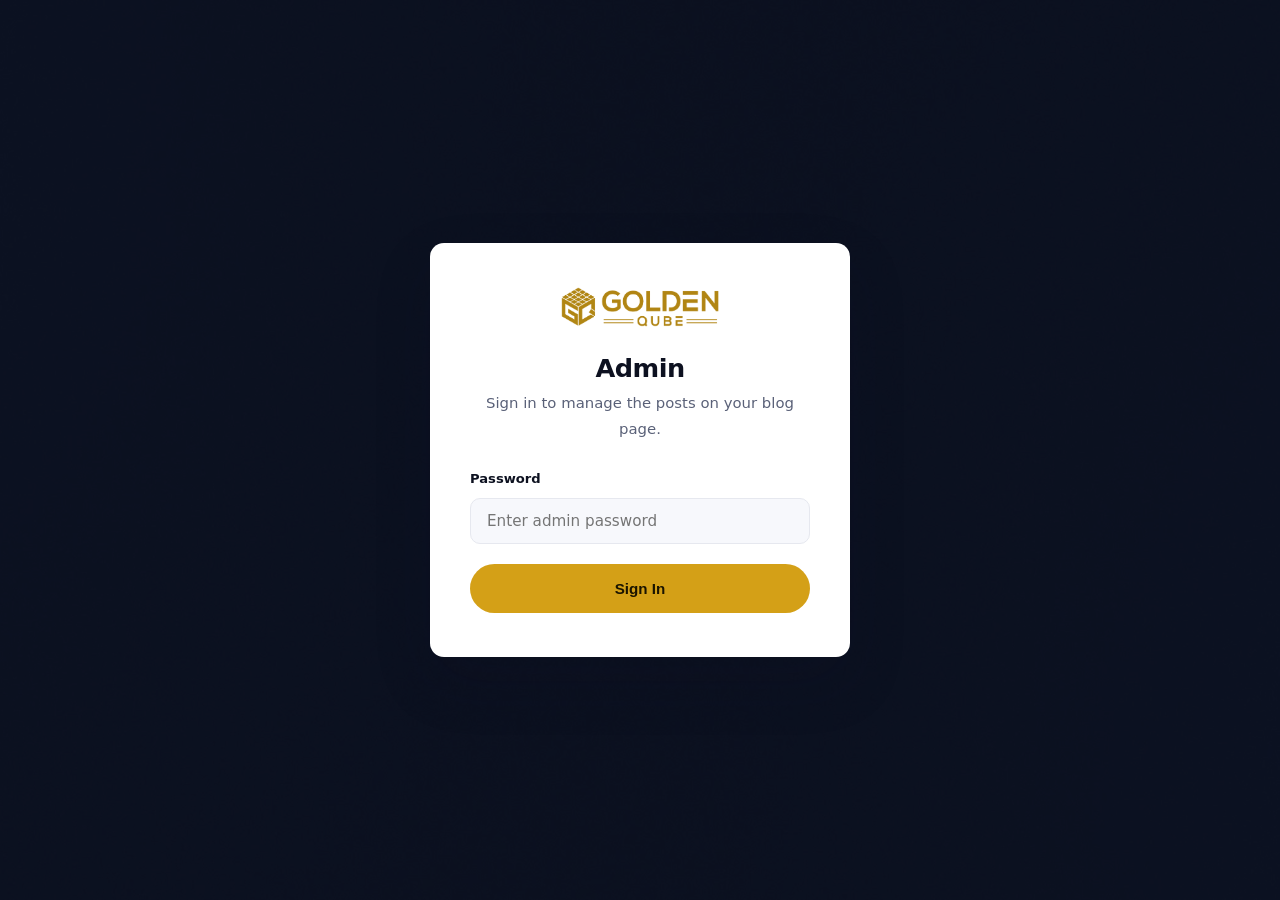
<file: admin.html>
<!doctype html>
<html lang="en">
<head>
<meta charset="utf-8">
<meta name="viewport" content="width=device-width, initial-scale=1">
<meta name="robots" content="noindex, nofollow">
<title>Admin - Golden Qube</title>
<link rel="icon" href="assets/img/favicon.png">
<link rel="stylesheet" href="assets/css/style.css?v=svcstack120">
<link rel="stylesheet" href="assets/css/admin.css?v=svcstack120">
</head>
<body class="admin-body">

<!-- ===================================================== login -->
<div class="login" id="login" hidden>
  <form class="login__card" id="login-form">
    <img class="login__logo" src="assets/img/logo.png" alt="Golden Qube" decoding="async">
    <h1>Admin</h1>
    <p>Sign in to manage the posts on your blog page.</p>
    <label for="password">Password</label>
    <input id="password" type="password" placeholder="Enter admin password" autocomplete="current-password" required>
    <button class="btn" type="submit">Sign In</button>
    <p class="login__error" id="login-error" hidden></p>
  </form>
</div>

<!-- ===================================================== portal -->
<div class="admin" id="admin" hidden>

  <header class="admin__bar">
    <div class="admin__brand">
      <img src="assets/img/logo.png" alt="Golden Qube" decoding="async">
      <span>Admin</span>
    </div>
    <div class="admin__bar-actions">
      <button class="btn btn--sm" id="new-post" type="button">New Post</button>
      <button class="admin__signout" id="signout" type="button">Sign out</button>
    </div>
  </header>

  <main class="admin__main container">

    <!-- hub --------------------------------------------------------------- -->
    <section class="hub" id="hub">
      <div class="hub__head">
        <div>
          <h1>Content Admin</h1>
          <p>Manage the entries shown on the site.</p>
        </div>
        <div class="hub__actions">
          <a class="hub__btn" href="blog.html" target="_blank" rel="noopener">
            <svg width="15" height="15" viewBox="0 0 24 24" fill="none" stroke="currentColor" stroke-width="2" aria-hidden="true">
              <path d="M1 12s4-7 11-7 11 7 11 7-4 7-11 7-11-7-11-7z"/><circle cx="12" cy="12" r="3"/>
            </svg>
            View site
          </a>
          <button class="hub__btn" id="export" type="button">
            <svg width="15" height="15" viewBox="0 0 24 24" fill="none" stroke="currentColor" stroke-width="2" aria-hidden="true">
              <path d="M21 15v4a2 2 0 0 1-2 2H5a2 2 0 0 1-2-2v-4"/><path d="M7 10l5 5 5-5"/><path d="M12 15V3"/>
            </svg>
            Export
          </button>
        </div>
      </div>

      <div class="hub__grid">
        <article class="hub__card">
          <div class="hub__card-top">
            <span class="hub__icon">
              <svg width="18" height="18" viewBox="0 0 24 24" fill="none" stroke="currentColor" stroke-width="2" aria-hidden="true">
                <path d="M14 2H6a2 2 0 0 0-2 2v16a2 2 0 0 0 2 2h12a2 2 0 0 0 2-2V8z"/><path d="M14 2v6h6"/>
                <path d="M8 13h8"/><path d="M8 17h5"/>
              </svg>
            </span>
            <span class="hub__count" id="count-posts">00</span>
          </div>
          <h2>Blog</h2>
          <p>Articles on the Blog page. Write the text, upload a cover image, publish.</p>
          <button class="hub__manage" type="button" data-open="posts">
            Manage
            <svg width="14" height="14" viewBox="0 0 24 24" fill="none" stroke="currentColor" stroke-width="2" aria-hidden="true">
              <path d="M5 12h14"/><path d="m12 5 7 7-7 7"/>
            </svg>
          </button>
        </article>

      </div>

      <p class="hub__status" id="hub-status" hidden></p>
    </section>

    <!-- posts ------------------------------------------------------------- -->
    <div id="posts-view" hidden>
      <button class="hub__back" id="back-to-hub" type="button">
        <svg width="14" height="14" viewBox="0 0 24 24" fill="none" stroke="currentColor" stroke-width="2" aria-hidden="true">
          <path d="M19 12H5"/><path d="m12 19-7-7 7-7"/>
        </svg>
        Content Admin
      </button>

    <!-- editor ------------------------------------------------------------ -->
    <section class="admin__panel" id="editor" hidden>
      <div class="admin__panel-head">
        <h2 id="editor-title">New Post</h2>
        <button class="admin__close" id="cancel-edit" type="button" aria-label="Close editor">&times;</button>
      </div>

      <form id="post-form">
        <input type="hidden" id="post-id">

        <div class="field">
          <label for="title">Title <span>required</span></label>
          <input id="title" type="text" maxlength="120" placeholder="e.g. 5 SEO changes that actually moved the needle" required>
        </div>

        <div class="field">
          <label for="category">Category</label>
          <input id="category" type="text" maxlength="40" placeholder="Digital Marketing">
        </div>

        <div class="field">
          <label for="description">Description <span>required</span></label>
          <textarea id="description" rows="6" placeholder="Write the post summary or full text here." required></textarea>
        </div>

        <div class="field">
          <label>Image</label>
          <div class="dropzone" id="dropzone">
            <input type="file" id="image" accept="image/png,image/jpeg,image/webp,image/gif" hidden>
            <div class="dropzone__empty" id="dropzone-empty">
              <strong>Choose an image</strong>
              <span>or drag one here — PNG, JPG, WebP or GIF, up to 3 MB</span>
            </div>
            <div class="dropzone__preview" id="dropzone-preview" hidden>
              <img id="preview-img" alt="Selected image preview" decoding="async">
              <button class="dropzone__remove" id="remove-image" type="button">Remove image</button>
            </div>
          </div>
        </div>

        <p class="form__note" id="form-error" hidden></p>

        <div class="admin__form-actions">
          <button class="btn" type="submit" id="save-post">Publish Post</button>
          <button class="btn btn--outline" type="button" id="cancel-edit-2">Cancel</button>
        </div>
      </form>
    </section>

    <!-- list -------------------------------------------------------------- -->
    <section class="admin__panel">
      <div class="admin__panel-head">
        <h2>Posts <span class="admin__count" id="post-count">0</span></h2>
      </div>
      <div id="post-list" class="post-list"></div>
    </section>
    </div>

  </main>
</div>

<div class="toast" id="toast" hidden></div>

<script src="assets/js/admin.js?v=svcstack120"></script>
</body>
</html>
</file>
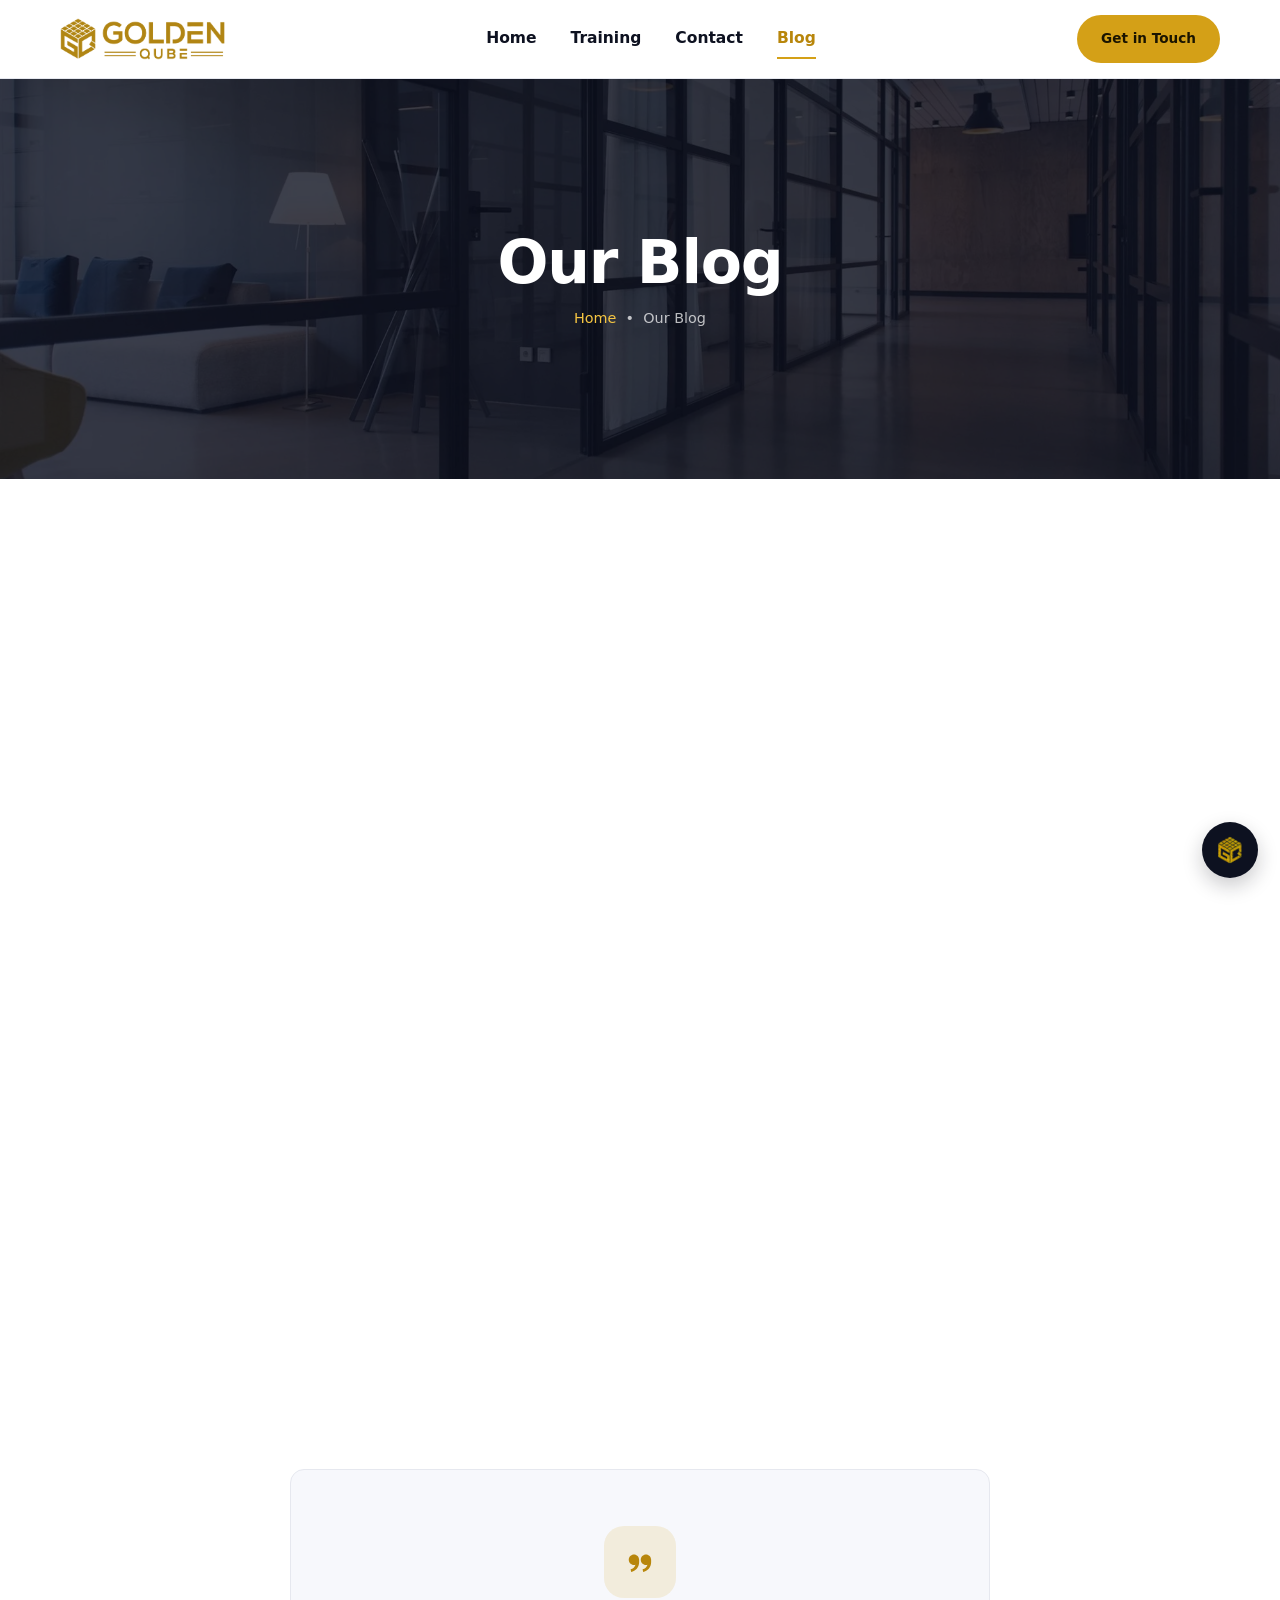
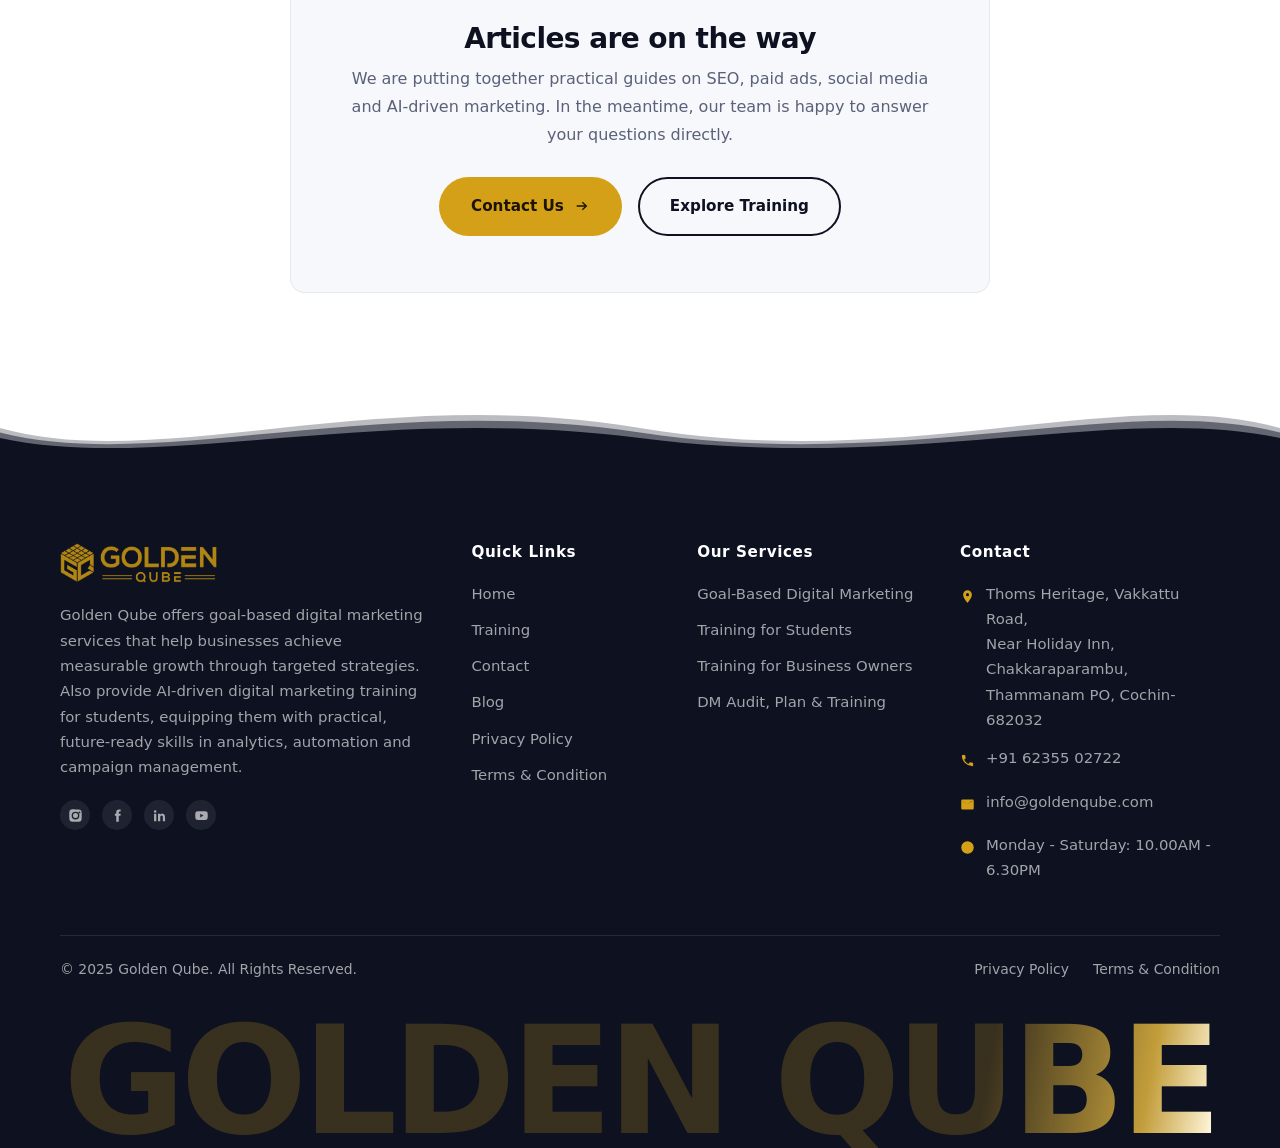
<file: blog.html>
<!doctype html>
<html lang="en">
<head>
<meta charset="utf-8">
<meta name="viewport" content="width=device-width, initial-scale=1">
<title>BLOG - Golden Qube Digital Marketing Academy</title>
<meta name="description" content="Digital marketing insights, guides and updates from Golden Qube Digital Marketing Academy, Kochi.">
<link rel="preload" as="image" href="assets/img/blog-hero.webp" fetchpriority="high">
<link rel="icon" href="assets/img/favicon.png">
<link rel="stylesheet" href="assets/css/style.css?v=svcstack120">
</head>
<body>

<header class="header">
  <div class="container header__inner">
    <a class="brand" href="index.html"><img src="assets/img/logo.png" alt="Golden Qube Digital Marketing Academy" decoding="async"></a>
    <nav class="nav">
      <a href="index.html">Home</a>
      <a href="training.html">Training</a>
      <a href="contact.html">Contact</a>
      <a href="blog.html" class="is-active">Blog</a>
    </nav>
    <div class="header__cta">
      <a href="contact.html" class="btn btn--sm">Get in Touch</a>
      <button class="nav-toggle" type="button" aria-label="Menu" aria-expanded="false"><span class="nav-toggle__bars" aria-hidden="true"></span></button>
    </div>
  </div>
</header>

<!-- ===================================================== hero -->
<section class="breadcrumb" style="background-image:url('assets/img/blog-hero.webp')">
  <div class="container">
    <h1>Our Blog</h1>
    <div class="breadcrumb__path"><a href="index.html">Home</a> &nbsp;&bull;&nbsp; Our Blog</div>
  </div>
</section>

<!-- ===================================================== posts -->
<!-- The stage is pinned and the track is made tall by main.js, so scrolling
     through the track deals the cards one at a time before the page moves on. -->
<section class="deck-track" id="blog-track">
  <div class="deck-stage">
    <div class="container">
      <div class="deck" id="blog-deck" hidden></div>
    </div>
  </div>
</section>

<section class="section" id="blog-empty-wrap">
  <div class="container">

    <div class="blog-empty reveal" id="blog-empty">
      <span class="blog-empty__icon"><svg width="30" height="30"><use href="#i-quote"></use></svg></span>
      <h3>Articles are on the way</h3>
      <p>We are putting together practical guides on SEO, paid ads, social media and AI-driven marketing. In the meantime, our team is happy to answer your questions directly.</p>
      <div class="hero__actions" style="justify-content:center">
        <a href="contact.html" class="btn">Contact Us <svg width="16" height="16"><use href="#i-arrow"></use></svg></a>
        <a href="training.html" class="btn btn--outline">Explore Training</a>
      </div>
    </div>
  </div>
</section>

<!-- Liquid edge: three tiled waves drifting at different speeds, so the page
     settles into the footer instead of meeting it on a straight line. -->
<div class="wave" aria-hidden="true">
  <span class="wave__layer wave__layer--back"></span>
  <span class="wave__layer wave__layer--mid"></span>
  <span class="wave__layer wave__layer--front"></span>
</div>

<footer class="footer">
  <div class="container">
    <div class="footer__grid">

      <div class="footer__col footer__col--brand">
        <img class="footer__logo" src="assets/img/logo.png" alt="Golden Qube" decoding="async">
        <p>Golden Qube offers goal-based digital marketing services that help businesses achieve measurable growth through targeted strategies. Also provide AI-driven digital marketing training for students, equipping them with practical, future-ready skills in analytics, automation and campaign management.</p>
        <div class="socials">
          <a href="https://www.instagram.com/goldenqube_digital/"  aria-label="Instagram" target="_blank" rel="noopener"><svg width="15" height="15"><use href="#i-ig"></use></svg></a>
          <a href="https://www.facebook.com/goldenqubeacademy"  aria-label="Facebook" target="_blank" rel="noopener"><svg width="15" height="15"><use href="#i-fb"></use></svg></a>
          <a href="https://www.linkedin.com/company/golden-qube/"  aria-label="LinkedIn" target="_blank" rel="noopener"><svg width="15" height="15"><use href="#i-in"></use></svg></a>
          <a href="https://www.youtube.com/@GoldenQube"  aria-label="YouTube" target="_blank" rel="noopener"><svg width="15" height="15"><use href="#i-yt"></use></svg></a>
        </div>
      </div>

      <div class="footer__col">
        <h5>Quick Links</h5>
        <ul class="footer__links">
          <li><a href="index.html">Home</a></li>
          <li><a href="training.html">Training</a></li>
          <li><a href="contact.html">Contact</a></li>
          <li><a href="blog.html">Blog</a></li>
          <li><a href="privacy-policy.html">Privacy Policy</a></li>
          <li><a href="#">Terms &amp; Condition</a></li>
        </ul>
      </div>

      <div class="footer__col">
        <h5>Our Services</h5>
        <ul class="footer__links">
          <li><a href="index.html#goal-based">Goal-Based Digital Marketing</a></li>
          <li><a href="index.html#students">Training for Students</a></li>
          <li><a href="index.html#business-owners">Training for Business Owners</a></li>
          <li><a href="index.html#dmapt">DM Audit, Plan &amp; Training</a></li>
        </ul>
      </div>

      <div class="footer__col">
        <h5>Contact</h5>
        <ul class="footer__contact">
          <li>
            <span class="ico"><svg width="15" height="15"><use href="#i-pin"></use></svg></span>
            <span>Thoms Heritage, Vakkattu Road,<br>Near Holiday Inn, Chakkaraparambu,<br>Thammanam PO, Cochin- 682032</span>
          </li>
          <li>
            <span class="ico"><svg width="15" height="15"><use href="#i-phone"></use></svg></span>
            <a href="tel:+916235502722">+91 62355 02722</a>
          </li>
          <li>
            <span class="ico"><svg width="15" height="15"><use href="#i-mail"></use></svg></span>
            <a href="mailto:info@goldenqube.com">info@goldenqube.com</a>
          </li>
          <li>
            <span class="ico"><svg width="15" height="15"><use href="#i-clock"></use></svg></span>
            <span>Monday - Saturday: 10.00AM - 6.30PM</span>
          </li>
        </ul>
      </div>

    </div>

    <div class="footer__bottom">
      <span>&copy; 2025 Golden Qube. All Rights Reserved.</span>
      <nav>
        <a href="privacy-policy.html">Privacy Policy</a>
        <a href="#">Terms &amp; Condition</a>
      </nav>
    </div>
    <div class="footer__mark" aria-hidden="true">GOLDEN QUBE</div>
  </div>
</footer>

<script src="assets/js/main.js?v=svcstack120"></script>
</body>
</html>
</file>
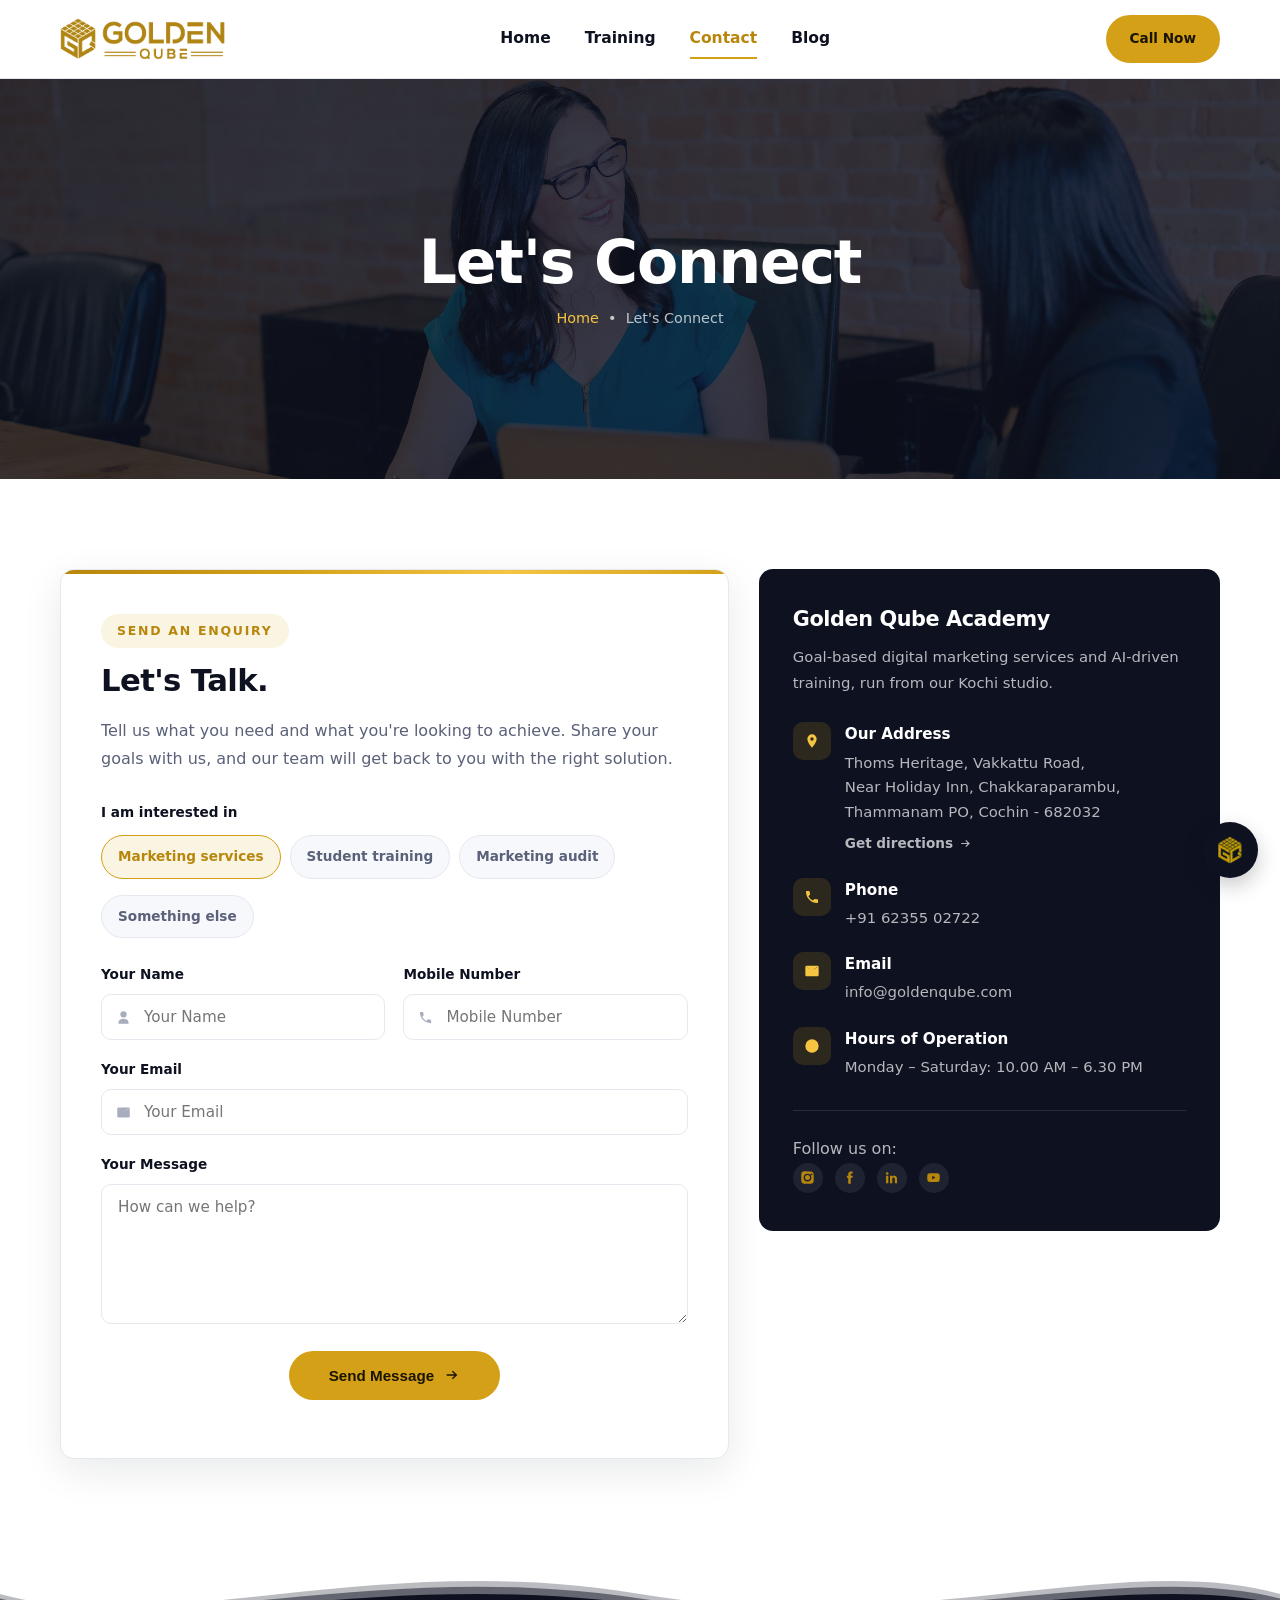
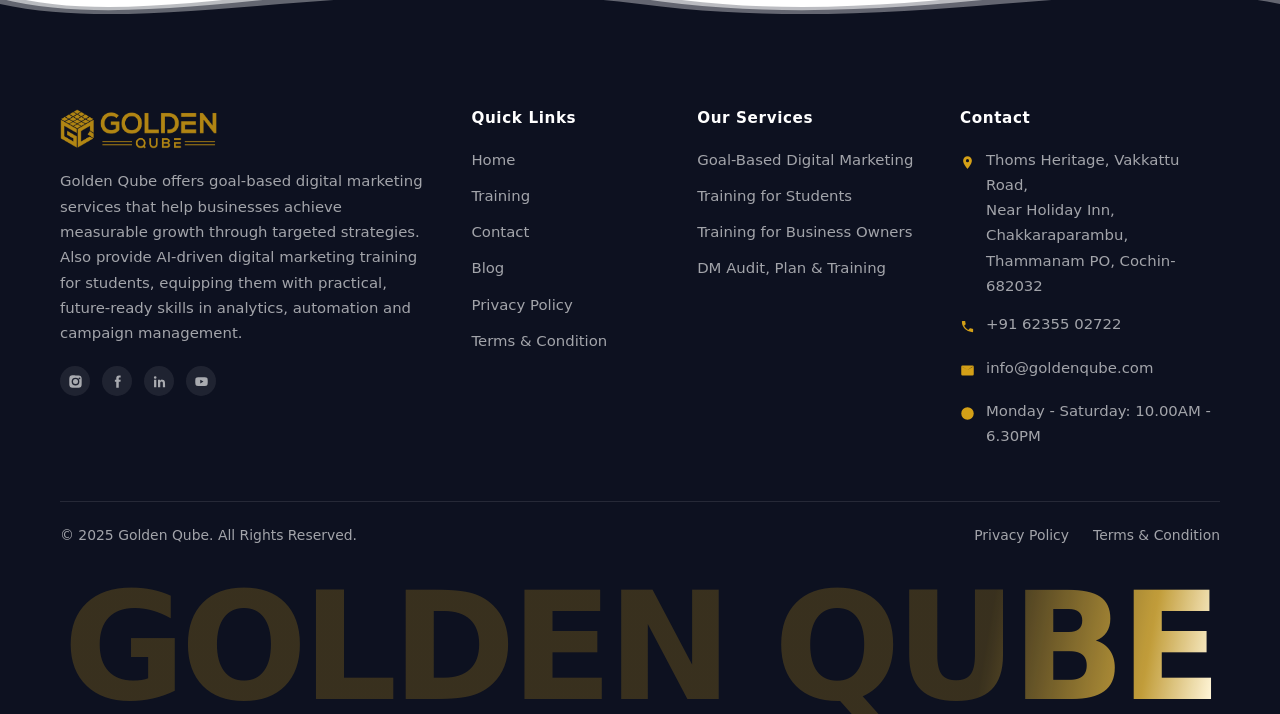
<file: contact.html>
<!doctype html>
<html lang="en">
<head>
<meta charset="utf-8">
<meta name="viewport" content="width=device-width, initial-scale=1">
<title>Digital Marketing Academy in Kerala - Golden Qube Academy</title>
<meta name="description" content="Contact Golden Qube Digital Marketing Academy, Chakkaraparambu, Cochin. Call +91 62355 02722 or email info@goldenqube.com.">
<link rel="preload" as="image" href="assets/img/contact-hero.webp" fetchpriority="high">
<link rel="icon" href="assets/img/favicon.png">
<link rel="stylesheet" href="assets/css/style.css?v=svcstack120">
</head>
<body>

<header class="header">
  <div class="container header__inner">
    <a class="brand" href="index.html"><img src="assets/img/logo.png" alt="Golden Qube Digital Marketing Academy" decoding="async"></a>
    <nav class="nav">
      <a href="index.html">Home</a>
      <a href="training.html">Training</a>
      <a href="contact.html" class="is-active">Contact</a>
      <a href="blog.html">Blog</a>
    </nav>
    <div class="header__cta">
      <a href="tel:+916235502722" class="btn btn--sm">Call Now</a>
      <button class="nav-toggle" type="button" aria-label="Menu" aria-expanded="false"><span class="nav-toggle__bars" aria-hidden="true"></span></button>
    </div>
  </div>
</header>

<!-- ===================================================== hero -->
<section class="breadcrumb" style="background-image:url('assets/img/contact-hero.webp')">
  <div class="container">
    <h1>Let's Connect</h1>
    <div class="breadcrumb__path"><a href="index.html">Home</a> &nbsp;&bull;&nbsp; Let's Connect</div>
  </div>
</section>

<!-- ===================================================== form + details -->
<section class="section">
  <div class="container">
    <div class="contact-layout">

      <div class="contact-form-card reveal">
        <span class="eyebrow">Send an enquiry</span>
        <h2>Let's Talk.</h2>
        <p>Tell us what you need and what you're looking to achieve. Share your goals with us, and our team will get back to you with the right solution.</p>

        <form class="form">
          <!-- What the enquiry is about, so it reaches the right person. -->
          <fieldset class="form__pick">
            <legend>I am interested in</legend>
            <div class="form__chips">
              <label class="chip"><input type="radio" name="topic" value="services" checked><span>Marketing services</span></label>
              <label class="chip"><input type="radio" name="topic" value="training"><span>Student training</span></label>
              <label class="chip"><input type="radio" name="topic" value="audit"><span>Marketing audit</span></label>
              <label class="chip"><input type="radio" name="topic" value="other"><span>Something else</span></label>
            </div>
          </fieldset>

          <div class="row2">
            <div class="field-wrap">
              <label for="name">Your Name</label>
              <span class="field-ico"><svg width="15" height="15"><use href="#i-user"></use></svg></span>
              <input id="name" name="name" type="text" placeholder="Your Name" required>
            </div>
            <div class="field-wrap">
              <label for="mobile">Mobile Number</label>
              <span class="field-ico"><svg width="15" height="15"><use href="#i-phone"></use></svg></span>
              <input id="mobile" name="mobile" type="tel" placeholder="Mobile Number" required>
            </div>
          </div>
          <div class="field-wrap">
            <label for="email">Your Email</label>
            <span class="field-ico"><svg width="15" height="15"><use href="#i-mail"></use></svg></span>
            <input id="email" name="email" type="email" placeholder="Your Email" required>
          </div>
          <div><label for="message">Your Message</label><textarea id="message" name="message" placeholder="How can we help?"></textarea></div>

          <div class="form__foot">
            <button class="btn" type="submit">Send Message <svg width="16" height="16"><use href="#i-arrow"></use></svg></button>
          </div>
          <!-- Empty until the form is sent, when main.js writes the reply here. -->
          <p class="form__note"></p>
        </form>
      </div>

      <aside class="contact-aside reveal">
        <h3>Golden Qube Academy</h3>
        <p>Goal-based digital marketing services and AI-driven training, run from our Kochi studio.</p>

        <ul class="contact-list">
          <li>
            <span class="ico"><svg width="16" height="16"><use href="#i-pin"></use></svg></span>
            <div>
              <strong>Our Address</strong>
              Thoms Heritage, Vakkattu Road,<br>Near Holiday Inn, Chakkaraparambu,<br>Thammanam PO, Cochin - 682032
              <a class="contact-list__link" href="https://www.google.com/maps/search/?api=1&amp;query=Thoms+Heritage+Vakkattu+Road+Chakkaraparambu+Thammanam+Cochin+682032" target="_blank" rel="noopener">Get directions <svg width="13" height="13"><use href="#i-arrow"></use></svg></a>
            </div>
          </li>
          <li>
            <span class="ico"><svg width="16" height="16"><use href="#i-phone"></use></svg></span>
            <div><strong>Phone</strong><a href="tel:+916235502722">+91 62355 02722</a></div>
          </li>
          <li>
            <span class="ico"><svg width="16" height="16"><use href="#i-mail"></use></svg></span>
            <div><strong>Email</strong><a href="mailto:info@goldenqube.com">info@goldenqube.com</a></div>
          </li>
          <li>
            <span class="ico"><svg width="16" height="16"><use href="#i-clock"></use></svg></span>
            <div><strong>Hours of Operation</strong>Monday – Saturday: 10.00 AM – 6.30 PM</div>
          </li>
        </ul>

        <div class="contact-aside__social">
          <span class="footer__label">Follow us on:</span>
          <div class="socials">
            <a href="https://www.instagram.com/goldenqube_digital/"  aria-label="Instagram" target="_blank" rel="noopener"><svg width="15" height="15"><use href="#i-ig"></use></svg></a>
            <a href="https://www.facebook.com/goldenqubeacademy"  aria-label="Facebook" target="_blank" rel="noopener"><svg width="15" height="15"><use href="#i-fb"></use></svg></a>
            <a href="https://www.linkedin.com/company/golden-qube/"  aria-label="LinkedIn" target="_blank" rel="noopener"><svg width="15" height="15"><use href="#i-in"></use></svg></a>
            <a href="https://www.youtube.com/@GoldenQube"  aria-label="YouTube" target="_blank" rel="noopener"><svg width="15" height="15"><use href="#i-yt"></use></svg></a>
          </div>
        </div>
      </aside>

    </div>
  </div>
</section>

<!-- Liquid edge: three tiled waves drifting at different speeds, so the page
     settles into the footer instead of meeting it on a straight line. -->
<div class="wave" aria-hidden="true">
  <span class="wave__layer wave__layer--back"></span>
  <span class="wave__layer wave__layer--mid"></span>
  <span class="wave__layer wave__layer--front"></span>
</div>

<footer class="footer">
  <div class="container">
    <div class="footer__grid">

      <div class="footer__col footer__col--brand">
        <img class="footer__logo" src="assets/img/logo.png" alt="Golden Qube" decoding="async">
        <p>Golden Qube offers goal-based digital marketing services that help businesses achieve measurable growth through targeted strategies. Also provide AI-driven digital marketing training for students, equipping them with practical, future-ready skills in analytics, automation and campaign management.</p>
        <div class="socials">
          <a href="https://www.instagram.com/goldenqube_digital/"  aria-label="Instagram" target="_blank" rel="noopener"><svg width="15" height="15"><use href="#i-ig"></use></svg></a>
          <a href="https://www.facebook.com/goldenqubeacademy"  aria-label="Facebook" target="_blank" rel="noopener"><svg width="15" height="15"><use href="#i-fb"></use></svg></a>
          <a href="https://www.linkedin.com/company/golden-qube/"  aria-label="LinkedIn" target="_blank" rel="noopener"><svg width="15" height="15"><use href="#i-in"></use></svg></a>
          <a href="https://www.youtube.com/@GoldenQube"  aria-label="YouTube" target="_blank" rel="noopener"><svg width="15" height="15"><use href="#i-yt"></use></svg></a>
        </div>
      </div>

      <div class="footer__col">
        <h5>Quick Links</h5>
        <ul class="footer__links">
          <li><a href="index.html">Home</a></li>
          <li><a href="training.html">Training</a></li>
          <li><a href="contact.html">Contact</a></li>
          <li><a href="blog.html">Blog</a></li>
          <li><a href="privacy-policy.html">Privacy Policy</a></li>
          <li><a href="#">Terms &amp; Condition</a></li>
        </ul>
      </div>

      <div class="footer__col">
        <h5>Our Services</h5>
        <ul class="footer__links">
          <li><a href="index.html#goal-based">Goal-Based Digital Marketing</a></li>
          <li><a href="index.html#students">Training for Students</a></li>
          <li><a href="index.html#business-owners">Training for Business Owners</a></li>
          <li><a href="index.html#dmapt">DM Audit, Plan &amp; Training</a></li>
        </ul>
      </div>

      <div class="footer__col">
        <h5>Contact</h5>
        <ul class="footer__contact">
          <li>
            <span class="ico"><svg width="15" height="15"><use href="#i-pin"></use></svg></span>
            <span>Thoms Heritage, Vakkattu Road,<br>Near Holiday Inn, Chakkaraparambu,<br>Thammanam PO, Cochin- 682032</span>
          </li>
          <li>
            <span class="ico"><svg width="15" height="15"><use href="#i-phone"></use></svg></span>
            <a href="tel:+916235502722">+91 62355 02722</a>
          </li>
          <li>
            <span class="ico"><svg width="15" height="15"><use href="#i-mail"></use></svg></span>
            <a href="mailto:info@goldenqube.com">info@goldenqube.com</a>
          </li>
          <li>
            <span class="ico"><svg width="15" height="15"><use href="#i-clock"></use></svg></span>
            <span>Monday - Saturday: 10.00AM - 6.30PM</span>
          </li>
        </ul>
      </div>

    </div>

    <div class="footer__bottom">
      <span>&copy; 2025 Golden Qube. All Rights Reserved.</span>
      <nav>
        <a href="privacy-policy.html">Privacy Policy</a>
        <a href="#">Terms &amp; Condition</a>
      </nav>
    </div>
    <div class="footer__mark" aria-hidden="true">GOLDEN QUBE</div>
  </div>
</footer>

<script src="assets/js/main.js?v=svcstack120"></script>
</body>
</html>
</file>
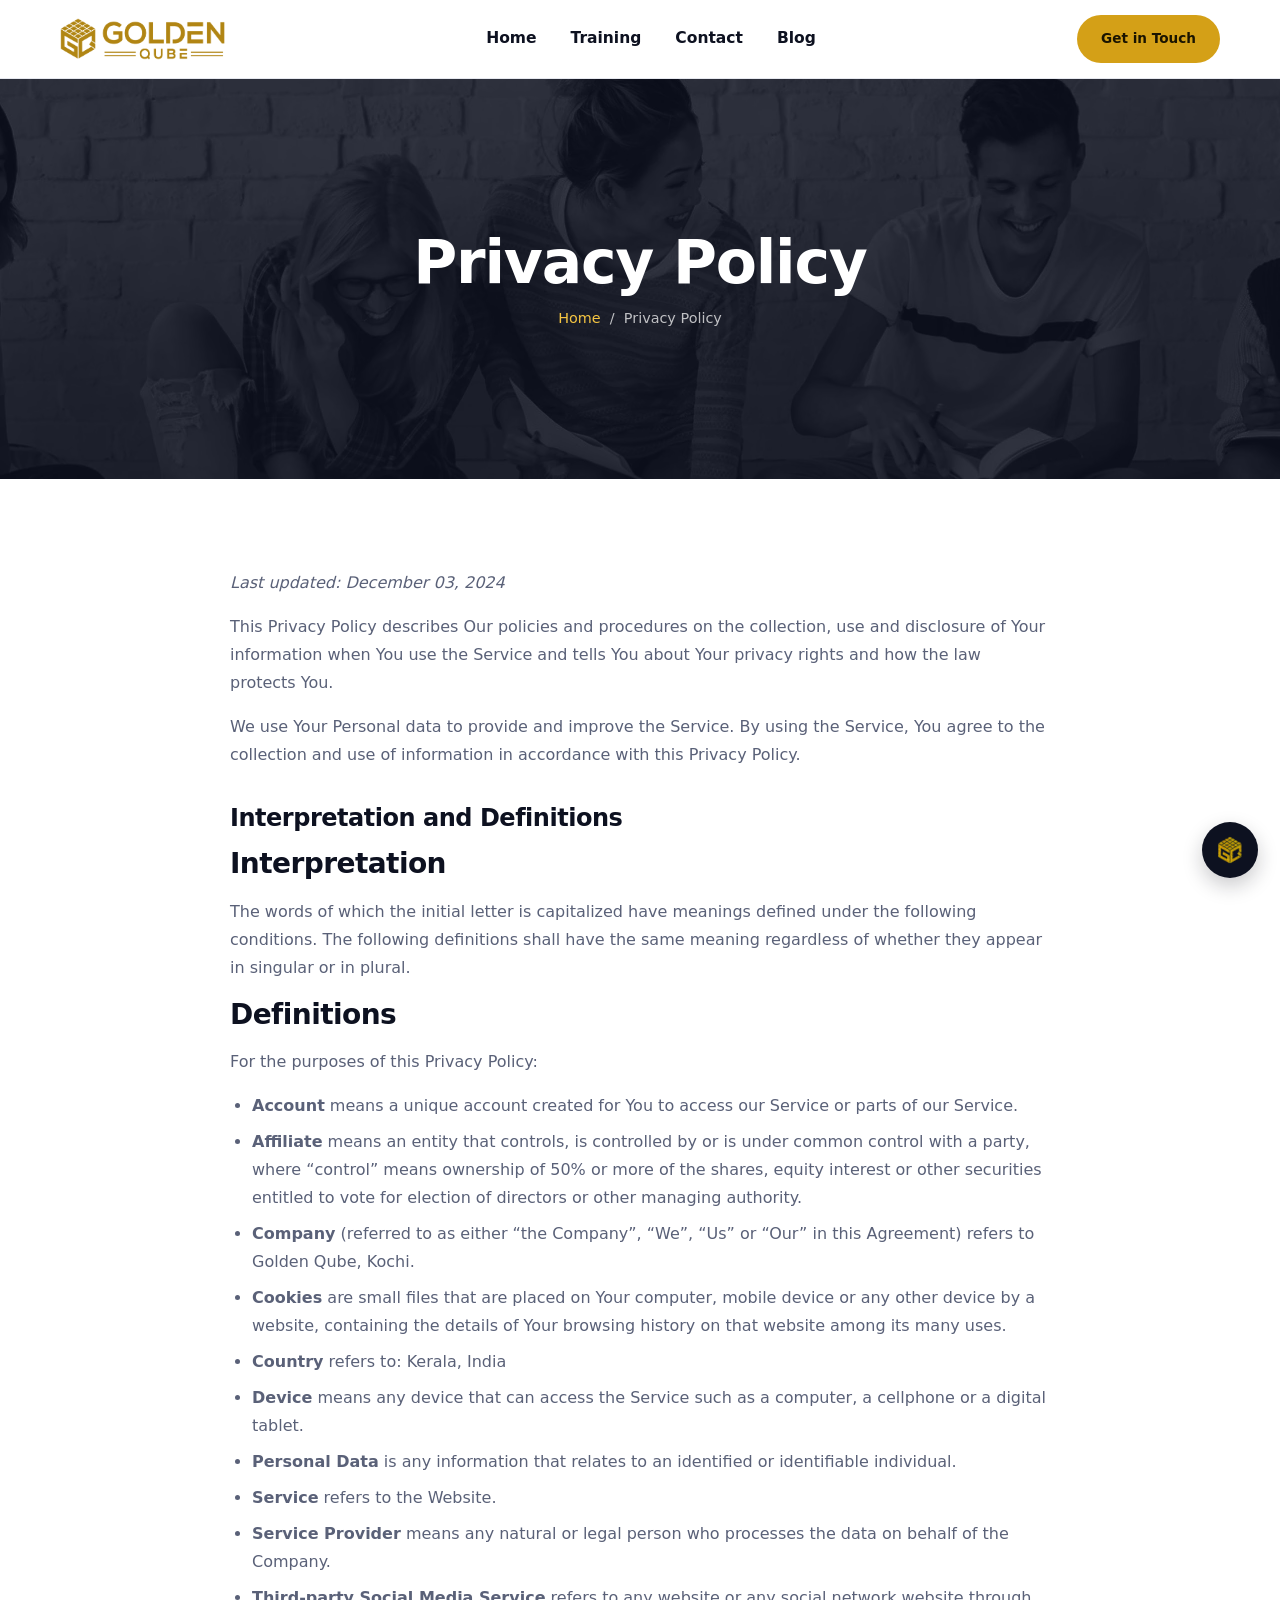
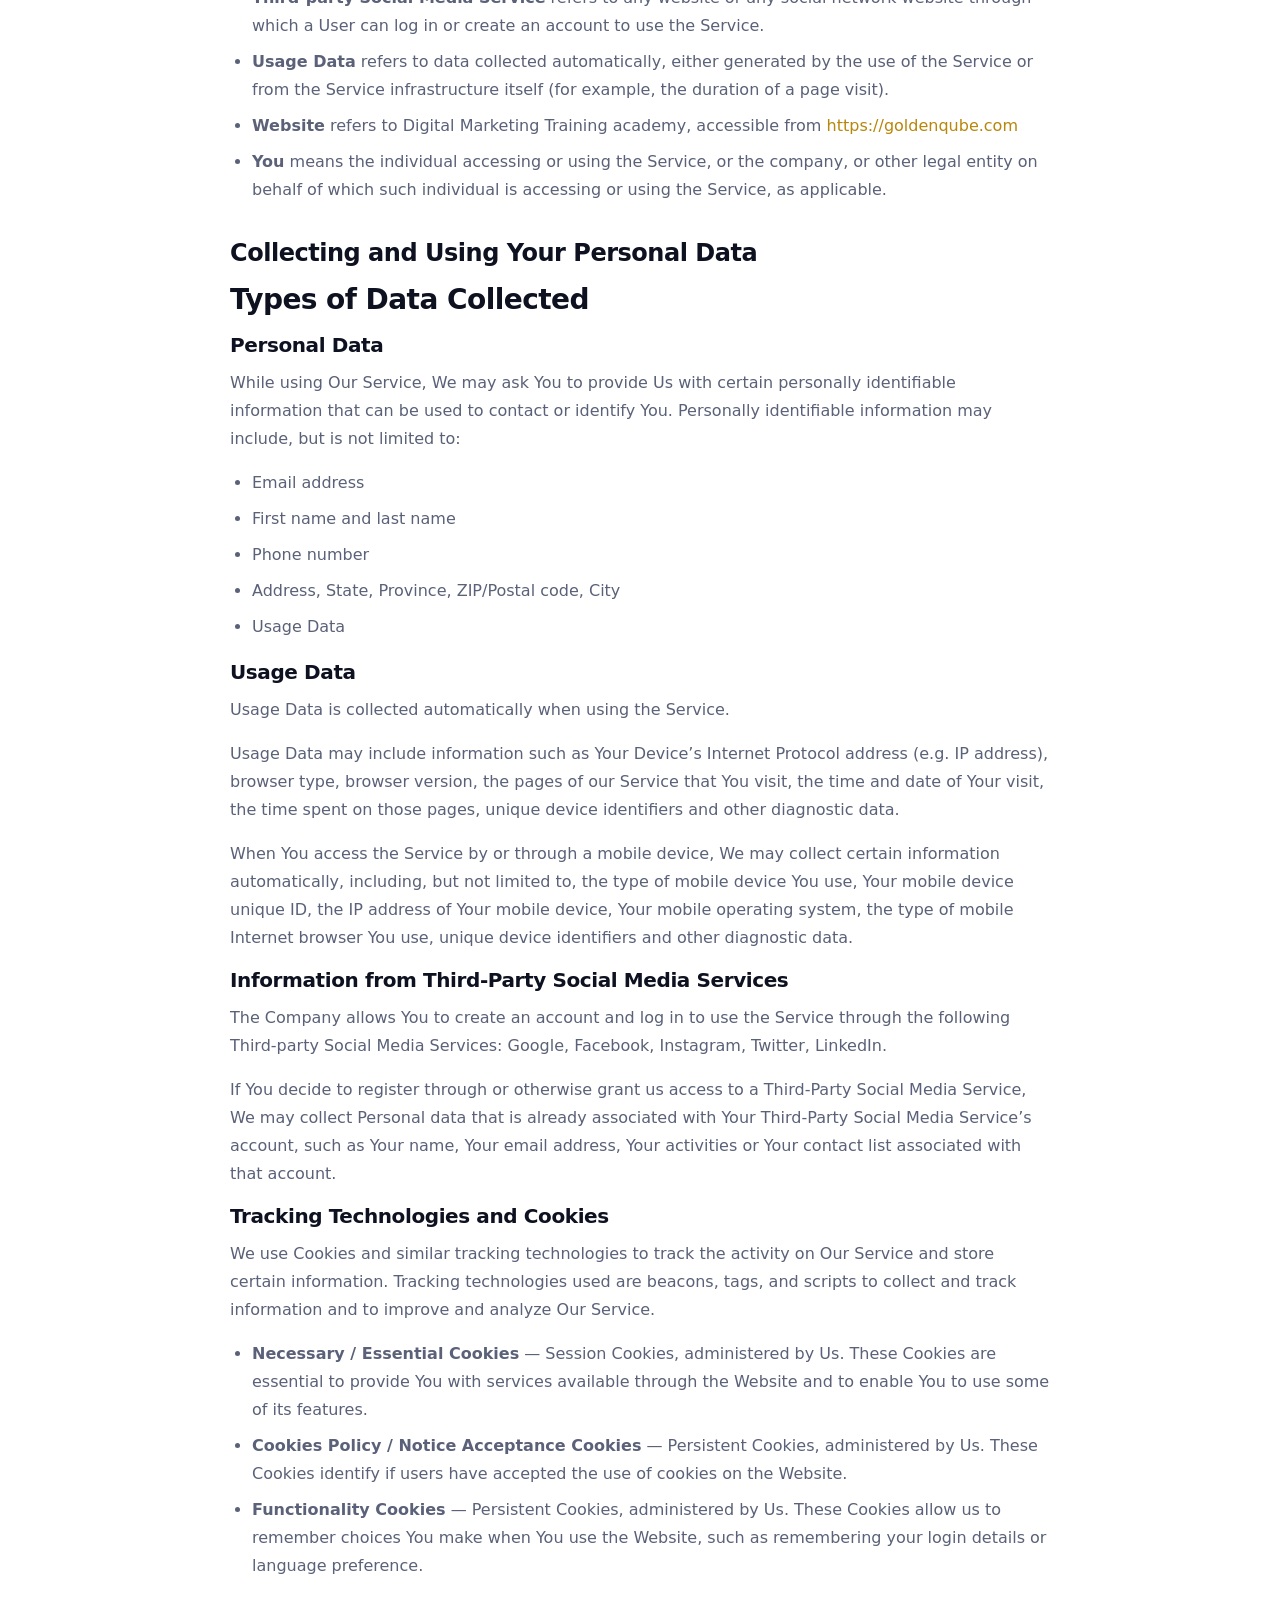
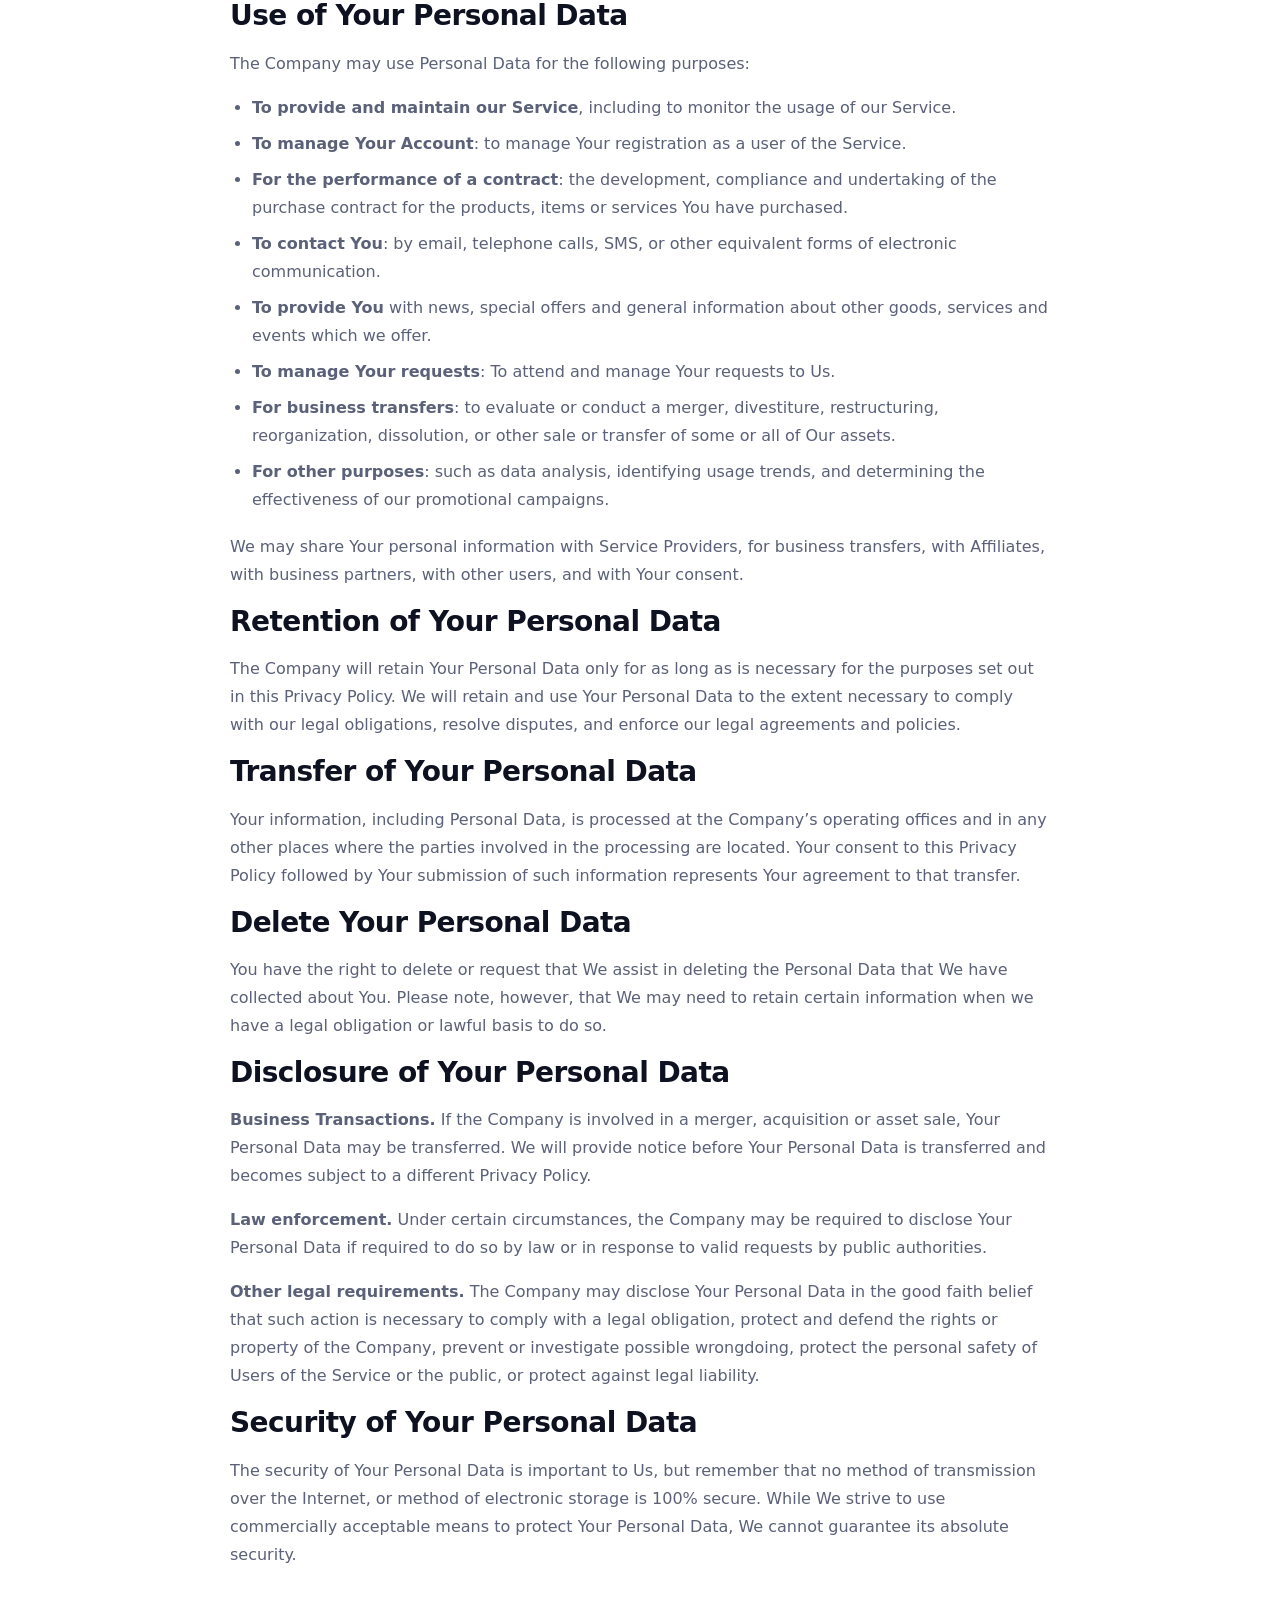
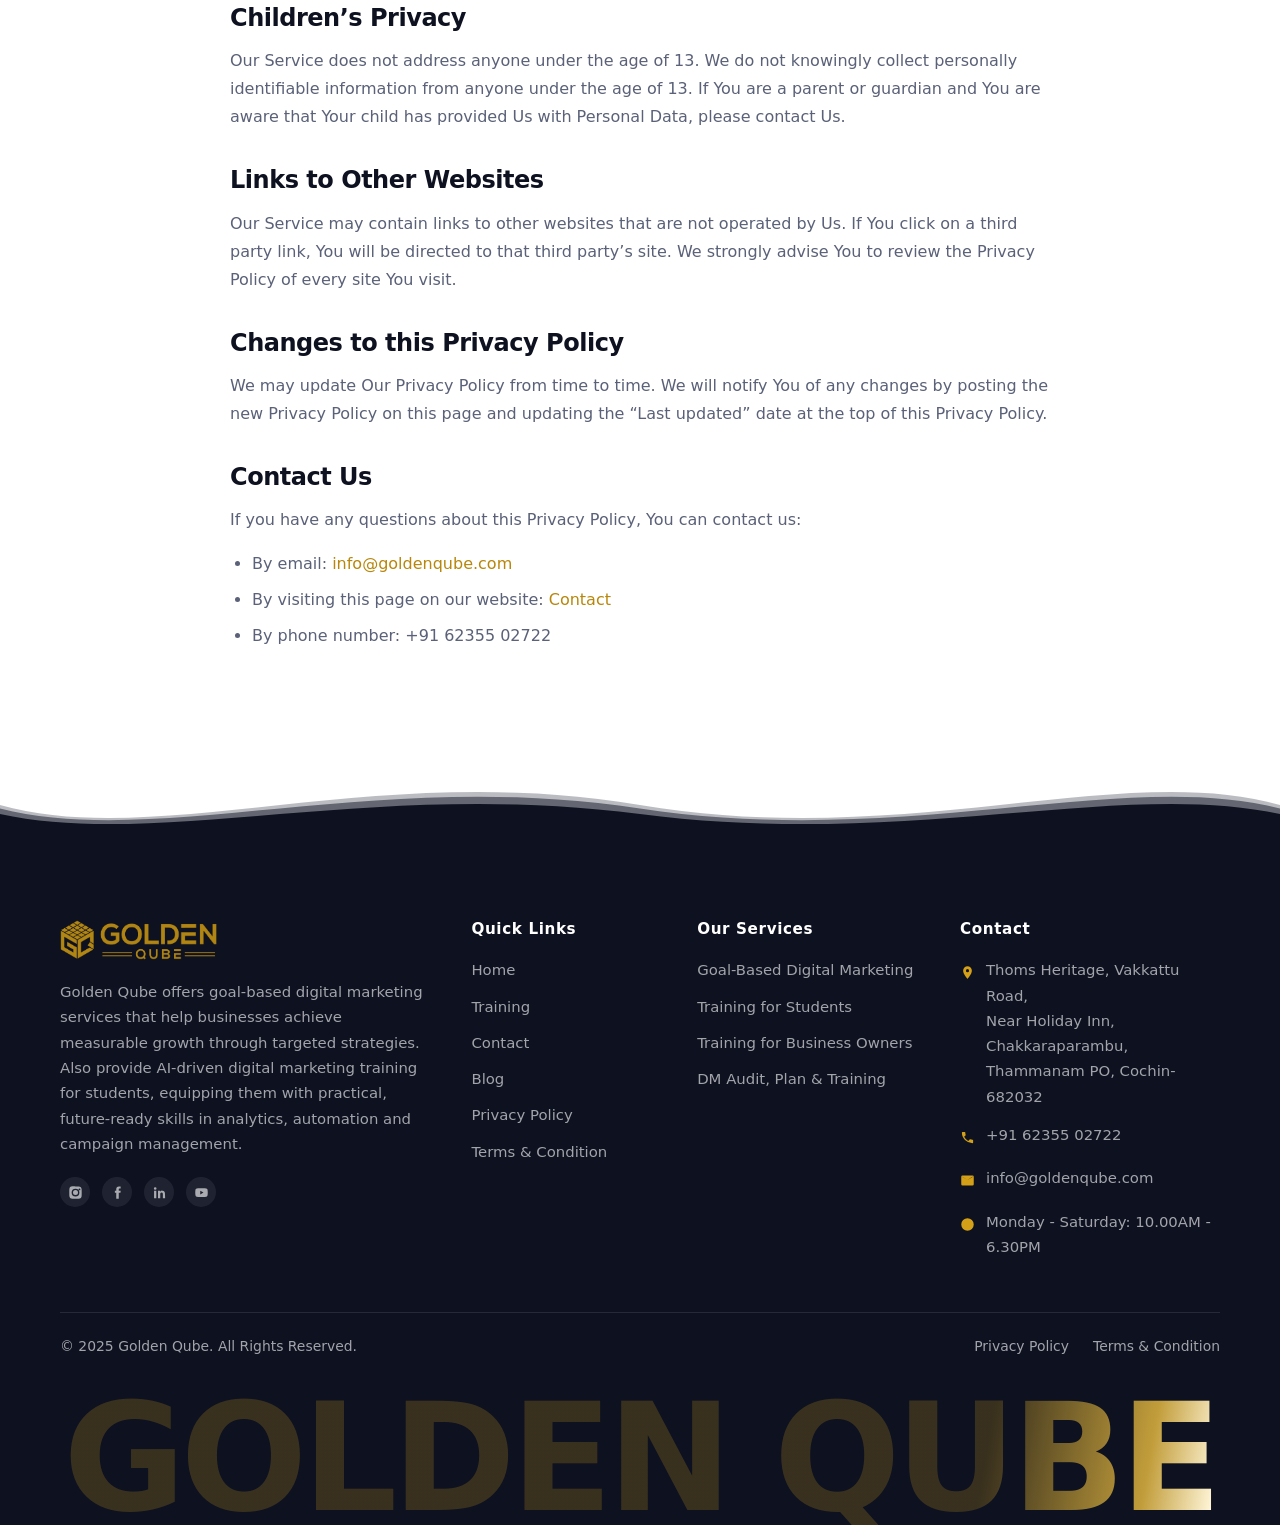
<file: privacy-policy.html>
<!doctype html>
<html lang="en">
<head>
<meta charset="utf-8">
<meta name="viewport" content="width=device-width, initial-scale=1">
<title>Privacy Policy - Golden Qube Digital Marketing Academy</title>
<meta name="description" content="Privacy Policy for Golden Qube Digital Marketing Academy — how we collect, use and disclose your information.">
<link rel="icon" href="assets/img/favicon.png">
<link rel="stylesheet" href="assets/css/style.css?v=svcstack120">
</head>
<body>

<header class="header">
  <div class="container header__inner">
    <a class="brand" href="index.html"><img src="assets/img/logo.png" alt="Golden Qube Digital Marketing Academy" decoding="async"></a>
    <nav class="nav">
      <a href="index.html">Home</a>
      <a href="training.html">Training</a>
      <a href="contact.html">Contact</a>
      <a href="blog.html">Blog</a>
    </nav>
    <div class="header__cta">
      <a href="contact.html" class="btn btn--sm">Get in Touch</a>
      <button class="nav-toggle" type="button" aria-label="Menu" aria-expanded="false"><span class="nav-toggle__bars" aria-hidden="true"></span></button>
    </div>
  </div>
</header>

<section class="breadcrumb">
  <div class="container">
    <h1>Privacy Policy</h1>
    <div class="breadcrumb__path"><a href="index.html">Home</a> &nbsp;/&nbsp; Privacy Policy</div>
  </div>
</section>

<section class="section">
  <div class="container legal">
    <p><em>Last updated: December 03, 2024</em></p>

    <p>This Privacy Policy describes Our policies and procedures on the collection, use and disclosure of Your information when You use the Service and tells You about Your privacy rights and how the law protects You.</p>
    <p>We use Your Personal data to provide and improve the Service. By using the Service, You agree to the collection and use of information in accordance with this Privacy Policy.</p>

    <h2>Interpretation and Definitions</h2>
    <h3>Interpretation</h3>
    <p>The words of which the initial letter is capitalized have meanings defined under the following conditions. The following definitions shall have the same meaning regardless of whether they appear in singular or in plural.</p>

    <h3>Definitions</h3>
    <p>For the purposes of this Privacy Policy:</p>
    <ul>
      <li><strong>Account</strong> means a unique account created for You to access our Service or parts of our Service.</li>
      <li><strong>Affiliate</strong> means an entity that controls, is controlled by or is under common control with a party, where “control” means ownership of 50% or more of the shares, equity interest or other securities entitled to vote for election of directors or other managing authority.</li>
      <li><strong>Company</strong> (referred to as either “the Company”, “We”, “Us” or “Our” in this Agreement) refers to Golden Qube, Kochi.</li>
      <li><strong>Cookies</strong> are small files that are placed on Your computer, mobile device or any other device by a website, containing the details of Your browsing history on that website among its many uses.</li>
      <li><strong>Country</strong> refers to: Kerala, India</li>
      <li><strong>Device</strong> means any device that can access the Service such as a computer, a cellphone or a digital tablet.</li>
      <li><strong>Personal Data</strong> is any information that relates to an identified or identifiable individual.</li>
      <li><strong>Service</strong> refers to the Website.</li>
      <li><strong>Service Provider</strong> means any natural or legal person who processes the data on behalf of the Company.</li>
      <li><strong>Third-party Social Media Service</strong> refers to any website or any social network website through which a User can log in or create an account to use the Service.</li>
      <li><strong>Usage Data</strong> refers to data collected automatically, either generated by the use of the Service or from the Service infrastructure itself (for example, the duration of a page visit).</li>
      <li><strong>Website</strong> refers to Digital Marketing Training academy, accessible from <a href="https://goldenqube.com">https://goldenqube.com</a></li>
      <li><strong>You</strong> means the individual accessing or using the Service, or the company, or other legal entity on behalf of which such individual is accessing or using the Service, as applicable.</li>
    </ul>

    <h2>Collecting and Using Your Personal Data</h2>
    <h3>Types of Data Collected</h3>
    <h4>Personal Data</h4>
    <p>While using Our Service, We may ask You to provide Us with certain personally identifiable information that can be used to contact or identify You. Personally identifiable information may include, but is not limited to:</p>
    <ul>
      <li>Email address</li>
      <li>First name and last name</li>
      <li>Phone number</li>
      <li>Address, State, Province, ZIP/Postal code, City</li>
      <li>Usage Data</li>
    </ul>

    <h4>Usage Data</h4>
    <p>Usage Data is collected automatically when using the Service.</p>
    <p>Usage Data may include information such as Your Device’s Internet Protocol address (e.g. IP address), browser type, browser version, the pages of our Service that You visit, the time and date of Your visit, the time spent on those pages, unique device identifiers and other diagnostic data.</p>
    <p>When You access the Service by or through a mobile device, We may collect certain information automatically, including, but not limited to, the type of mobile device You use, Your mobile device unique ID, the IP address of Your mobile device, Your mobile operating system, the type of mobile Internet browser You use, unique device identifiers and other diagnostic data.</p>

    <h4>Information from Third-Party Social Media Services</h4>
    <p>The Company allows You to create an account and log in to use the Service through the following Third-party Social Media Services: Google, Facebook, Instagram, Twitter, LinkedIn.</p>
    <p>If You decide to register through or otherwise grant us access to a Third-Party Social Media Service, We may collect Personal data that is already associated with Your Third-Party Social Media Service’s account, such as Your name, Your email address, Your activities or Your contact list associated with that account.</p>

    <h4>Tracking Technologies and Cookies</h4>
    <p>We use Cookies and similar tracking technologies to track the activity on Our Service and store certain information. Tracking technologies used are beacons, tags, and scripts to collect and track information and to improve and analyze Our Service.</p>
    <ul>
      <li><strong>Necessary / Essential Cookies</strong> — Session Cookies, administered by Us. These Cookies are essential to provide You with services available through the Website and to enable You to use some of its features.</li>
      <li><strong>Cookies Policy / Notice Acceptance Cookies</strong> — Persistent Cookies, administered by Us. These Cookies identify if users have accepted the use of cookies on the Website.</li>
      <li><strong>Functionality Cookies</strong> — Persistent Cookies, administered by Us. These Cookies allow us to remember choices You make when You use the Website, such as remembering your login details or language preference.</li>
    </ul>

    <h3>Use of Your Personal Data</h3>
    <p>The Company may use Personal Data for the following purposes:</p>
    <ul>
      <li><strong>To provide and maintain our Service</strong>, including to monitor the usage of our Service.</li>
      <li><strong>To manage Your Account</strong>: to manage Your registration as a user of the Service.</li>
      <li><strong>For the performance of a contract</strong>: the development, compliance and undertaking of the purchase contract for the products, items or services You have purchased.</li>
      <li><strong>To contact You</strong>: by email, telephone calls, SMS, or other equivalent forms of electronic communication.</li>
      <li><strong>To provide You</strong> with news, special offers and general information about other goods, services and events which we offer.</li>
      <li><strong>To manage Your requests</strong>: To attend and manage Your requests to Us.</li>
      <li><strong>For business transfers</strong>: to evaluate or conduct a merger, divestiture, restructuring, reorganization, dissolution, or other sale or transfer of some or all of Our assets.</li>
      <li><strong>For other purposes</strong>: such as data analysis, identifying usage trends, and determining the effectiveness of our promotional campaigns.</li>
    </ul>

    <p>We may share Your personal information with Service Providers, for business transfers, with Affiliates, with business partners, with other users, and with Your consent.</p>

    <h3>Retention of Your Personal Data</h3>
    <p>The Company will retain Your Personal Data only for as long as is necessary for the purposes set out in this Privacy Policy. We will retain and use Your Personal Data to the extent necessary to comply with our legal obligations, resolve disputes, and enforce our legal agreements and policies.</p>

    <h3>Transfer of Your Personal Data</h3>
    <p>Your information, including Personal Data, is processed at the Company’s operating offices and in any other places where the parties involved in the processing are located. Your consent to this Privacy Policy followed by Your submission of such information represents Your agreement to that transfer.</p>

    <h3>Delete Your Personal Data</h3>
    <p>You have the right to delete or request that We assist in deleting the Personal Data that We have collected about You. Please note, however, that We may need to retain certain information when we have a legal obligation or lawful basis to do so.</p>

    <h3>Disclosure of Your Personal Data</h3>
    <p><strong>Business Transactions.</strong> If the Company is involved in a merger, acquisition or asset sale, Your Personal Data may be transferred. We will provide notice before Your Personal Data is transferred and becomes subject to a different Privacy Policy.</p>
    <p><strong>Law enforcement.</strong> Under certain circumstances, the Company may be required to disclose Your Personal Data if required to do so by law or in response to valid requests by public authorities.</p>
    <p><strong>Other legal requirements.</strong> The Company may disclose Your Personal Data in the good faith belief that such action is necessary to comply with a legal obligation, protect and defend the rights or property of the Company, prevent or investigate possible wrongdoing, protect the personal safety of Users of the Service or the public, or protect against legal liability.</p>

    <h3>Security of Your Personal Data</h3>
    <p>The security of Your Personal Data is important to Us, but remember that no method of transmission over the Internet, or method of electronic storage is 100% secure. While We strive to use commercially acceptable means to protect Your Personal Data, We cannot guarantee its absolute security.</p>

    <h2>Children’s Privacy</h2>
    <p>Our Service does not address anyone under the age of 13. We do not knowingly collect personally identifiable information from anyone under the age of 13. If You are a parent or guardian and You are aware that Your child has provided Us with Personal Data, please contact Us.</p>

    <h2>Links to Other Websites</h2>
    <p>Our Service may contain links to other websites that are not operated by Us. If You click on a third party link, You will be directed to that third party’s site. We strongly advise You to review the Privacy Policy of every site You visit.</p>

    <h2>Changes to this Privacy Policy</h2>
    <p>We may update Our Privacy Policy from time to time. We will notify You of any changes by posting the new Privacy Policy on this page and updating the “Last updated” date at the top of this Privacy Policy.</p>

    <h2>Contact Us</h2>
    <p>If you have any questions about this Privacy Policy, You can contact us:</p>
    <ul>
      <li>By email: <a href="mailto:info@goldenqube.com">info@goldenqube.com</a></li>
      <li>By visiting this page on our website: <a href="contact.html">Contact</a></li>
      <li>By phone number: +91 62355 02722</li>
    </ul>
  </div>
</section>

<!-- Liquid edge: three tiled waves drifting at different speeds, so the page
     settles into the footer instead of meeting it on a straight line. -->
<div class="wave" aria-hidden="true">
  <span class="wave__layer wave__layer--back"></span>
  <span class="wave__layer wave__layer--mid"></span>
  <span class="wave__layer wave__layer--front"></span>
</div>

<footer class="footer">
  <div class="container">
    <div class="footer__grid">

      <div class="footer__col footer__col--brand">
        <img class="footer__logo" src="assets/img/logo.png" alt="Golden Qube" decoding="async">
        <p>Golden Qube offers goal-based digital marketing services that help businesses achieve measurable growth through targeted strategies. Also provide AI-driven digital marketing training for students, equipping them with practical, future-ready skills in analytics, automation and campaign management.</p>
        <div class="socials">
          <a href="https://www.instagram.com/goldenqube_digital/"  aria-label="Instagram" target="_blank" rel="noopener"><svg width="15" height="15"><use href="#i-ig"></use></svg></a>
          <a href="https://www.facebook.com/goldenqubeacademy"  aria-label="Facebook" target="_blank" rel="noopener"><svg width="15" height="15"><use href="#i-fb"></use></svg></a>
          <a href="https://www.linkedin.com/company/golden-qube/"  aria-label="LinkedIn" target="_blank" rel="noopener"><svg width="15" height="15"><use href="#i-in"></use></svg></a>
          <a href="https://www.youtube.com/@GoldenQube"  aria-label="YouTube" target="_blank" rel="noopener"><svg width="15" height="15"><use href="#i-yt"></use></svg></a>
        </div>
      </div>

      <div class="footer__col">
        <h5>Quick Links</h5>
        <ul class="footer__links">
          <li><a href="index.html">Home</a></li>
          <li><a href="training.html">Training</a></li>
          <li><a href="contact.html">Contact</a></li>
          <li><a href="blog.html">Blog</a></li>
          <li><a href="privacy-policy.html">Privacy Policy</a></li>
          <li><a href="#">Terms &amp; Condition</a></li>
        </ul>
      </div>

      <div class="footer__col">
        <h5>Our Services</h5>
        <ul class="footer__links">
          <li><a href="index.html#goal-based">Goal-Based Digital Marketing</a></li>
          <li><a href="index.html#students">Training for Students</a></li>
          <li><a href="index.html#business-owners">Training for Business Owners</a></li>
          <li><a href="index.html#dmapt">DM Audit, Plan &amp; Training</a></li>
        </ul>
      </div>

      <div class="footer__col">
        <h5>Contact</h5>
        <ul class="footer__contact">
          <li>
            <span class="ico"><svg width="15" height="15"><use href="#i-pin"></use></svg></span>
            <span>Thoms Heritage, Vakkattu Road,<br>Near Holiday Inn, Chakkaraparambu,<br>Thammanam PO, Cochin- 682032</span>
          </li>
          <li>
            <span class="ico"><svg width="15" height="15"><use href="#i-phone"></use></svg></span>
            <a href="tel:+916235502722">+91 62355 02722</a>
          </li>
          <li>
            <span class="ico"><svg width="15" height="15"><use href="#i-mail"></use></svg></span>
            <a href="mailto:info@goldenqube.com">info@goldenqube.com</a>
          </li>
          <li>
            <span class="ico"><svg width="15" height="15"><use href="#i-clock"></use></svg></span>
            <span>Monday - Saturday: 10.00AM - 6.30PM</span>
          </li>
        </ul>
      </div>

    </div>

    <div class="footer__bottom">
      <span>&copy; 2025 Golden Qube. All Rights Reserved.</span>
      <nav>
        <a href="privacy-policy.html">Privacy Policy</a>
        <a href="#">Terms &amp; Condition</a>
      </nav>
    </div>
    <div class="footer__mark" aria-hidden="true">GOLDEN QUBE</div>
  </div>
</footer>

<script src="assets/js/main.js?v=svcstack120"></script>
</body>
</html>
</file>
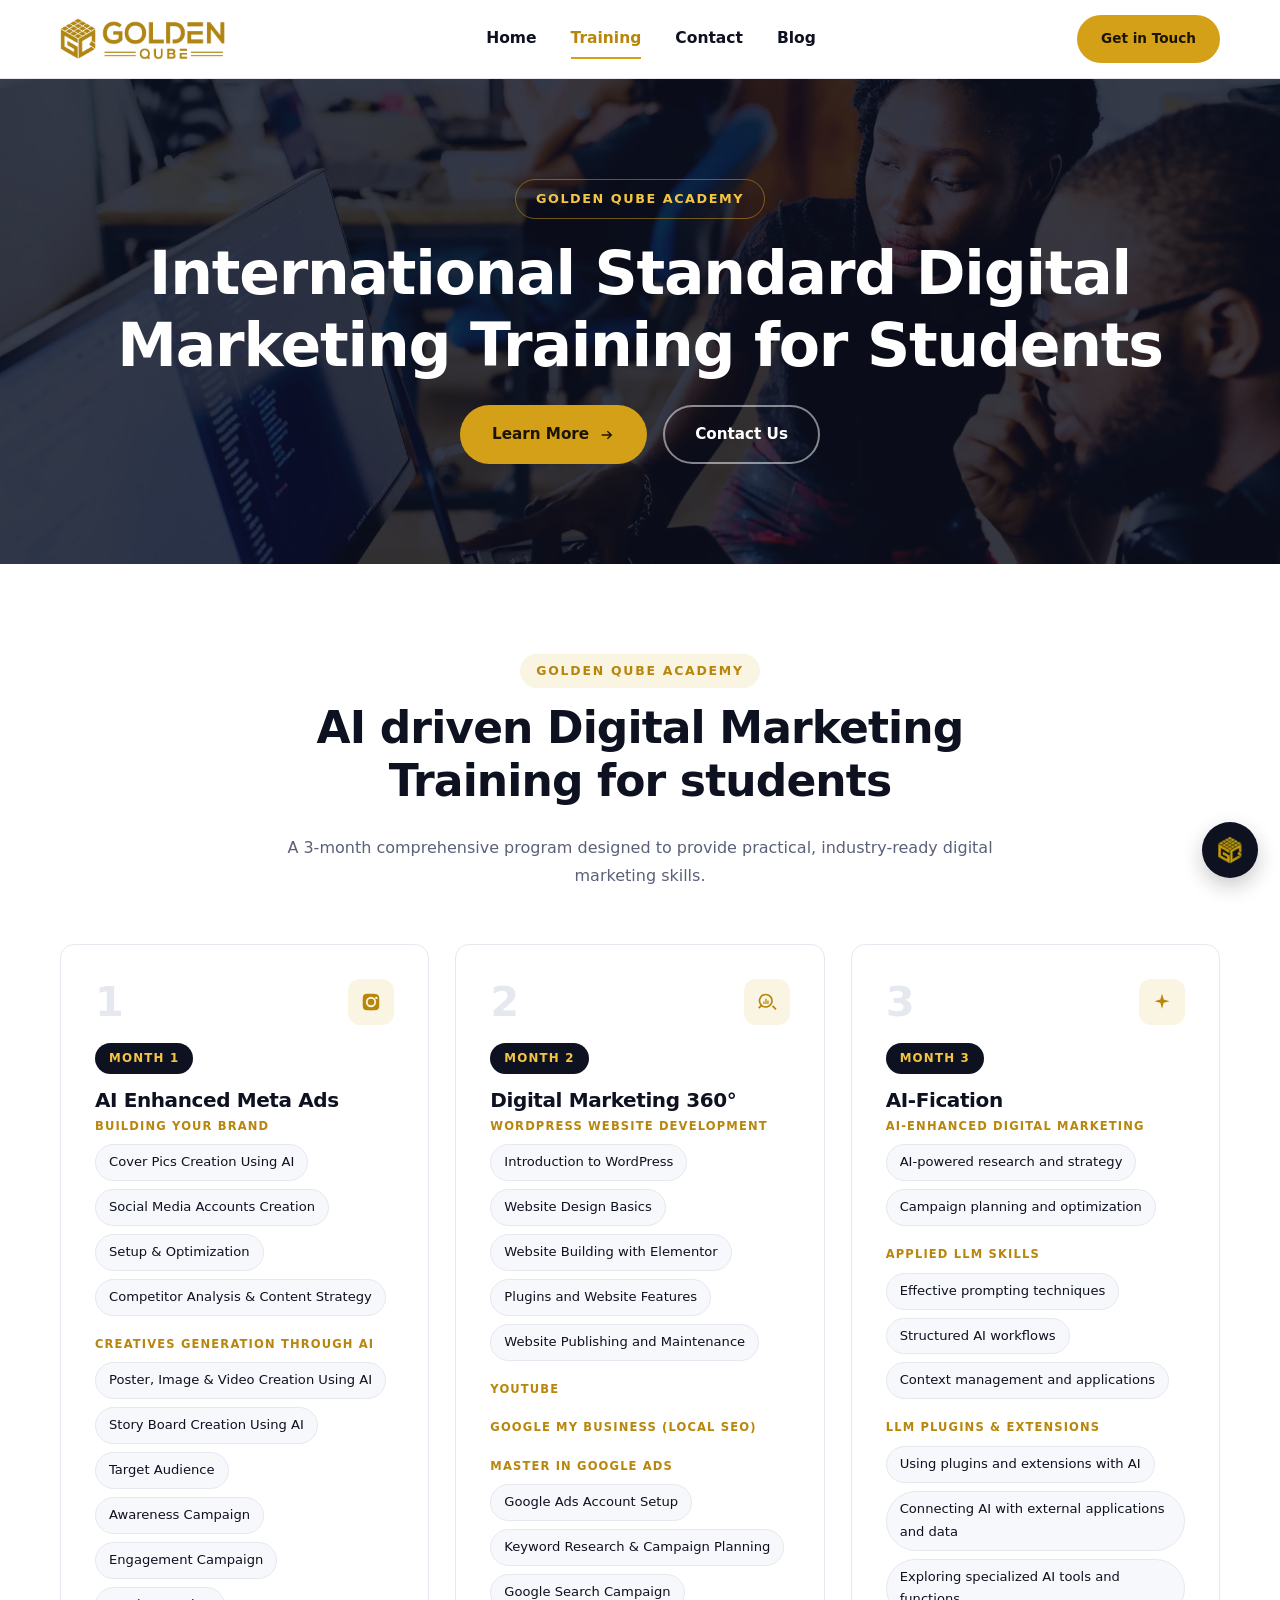
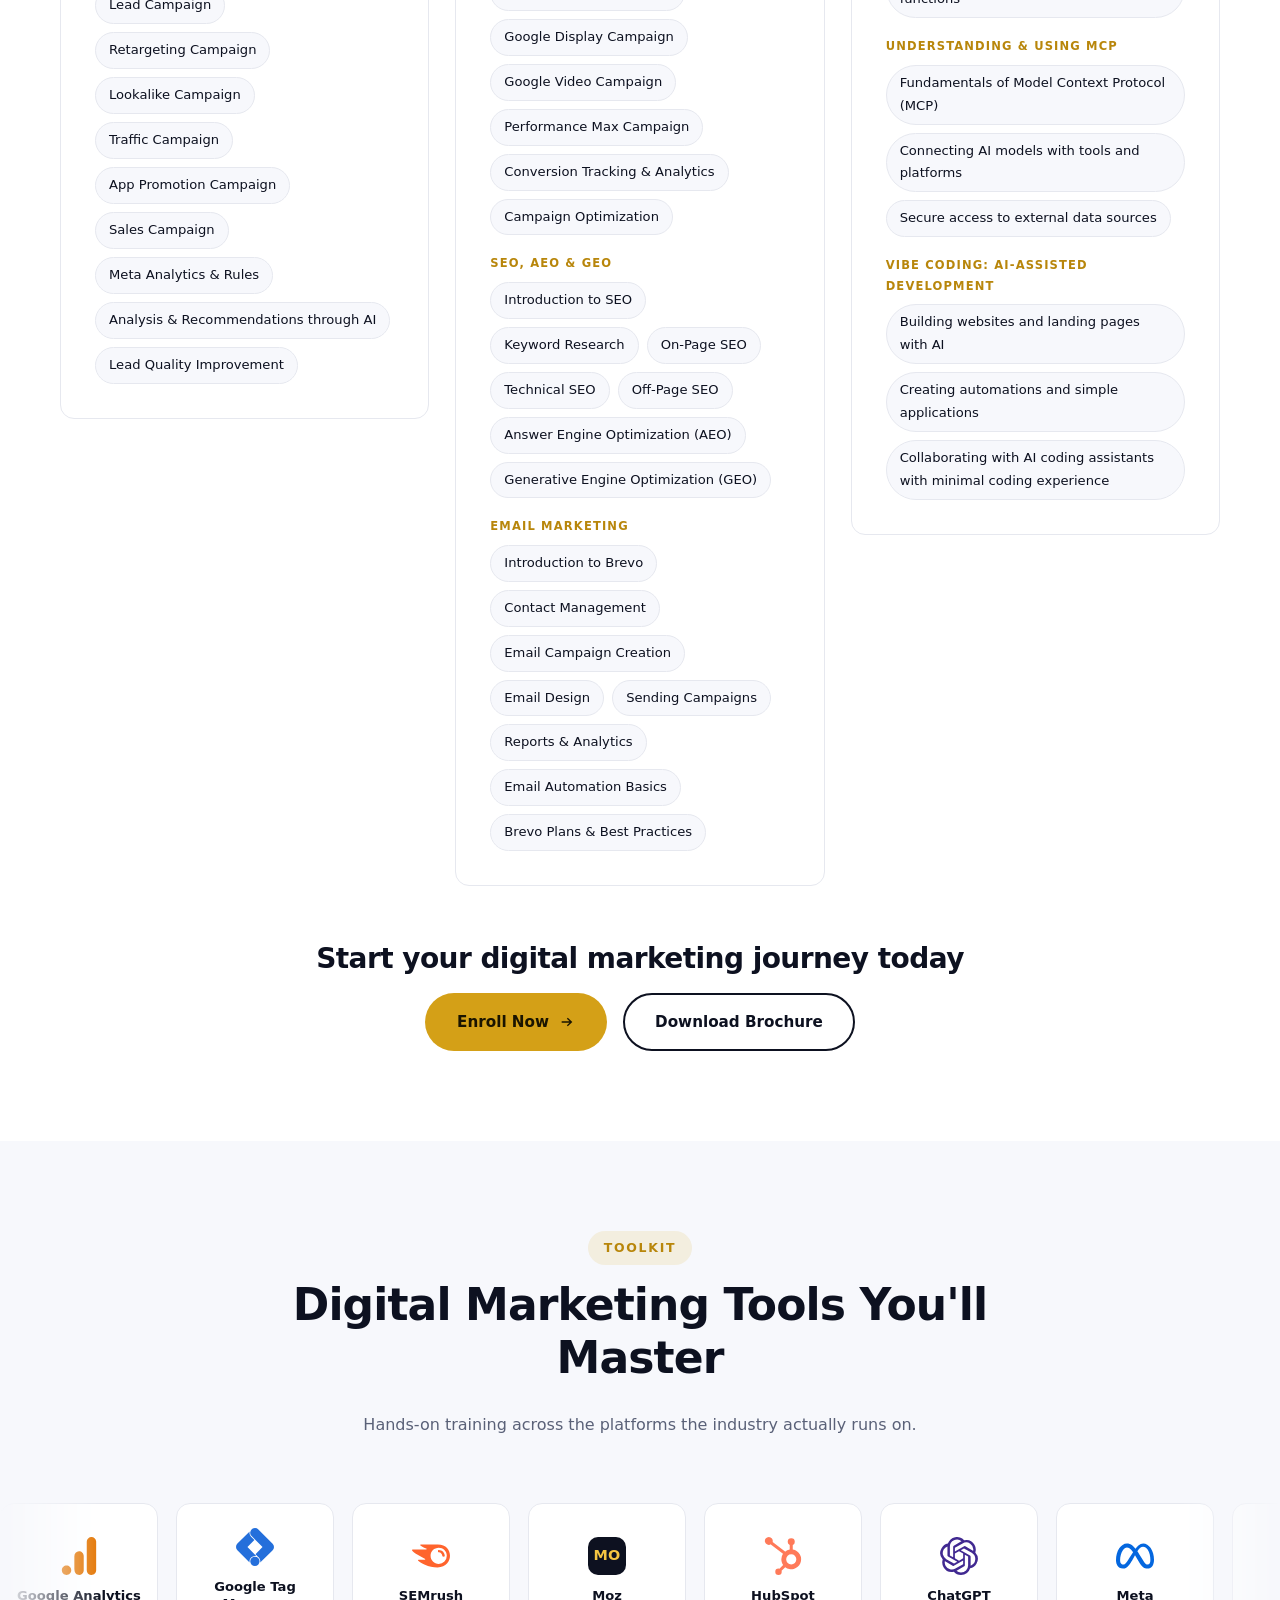
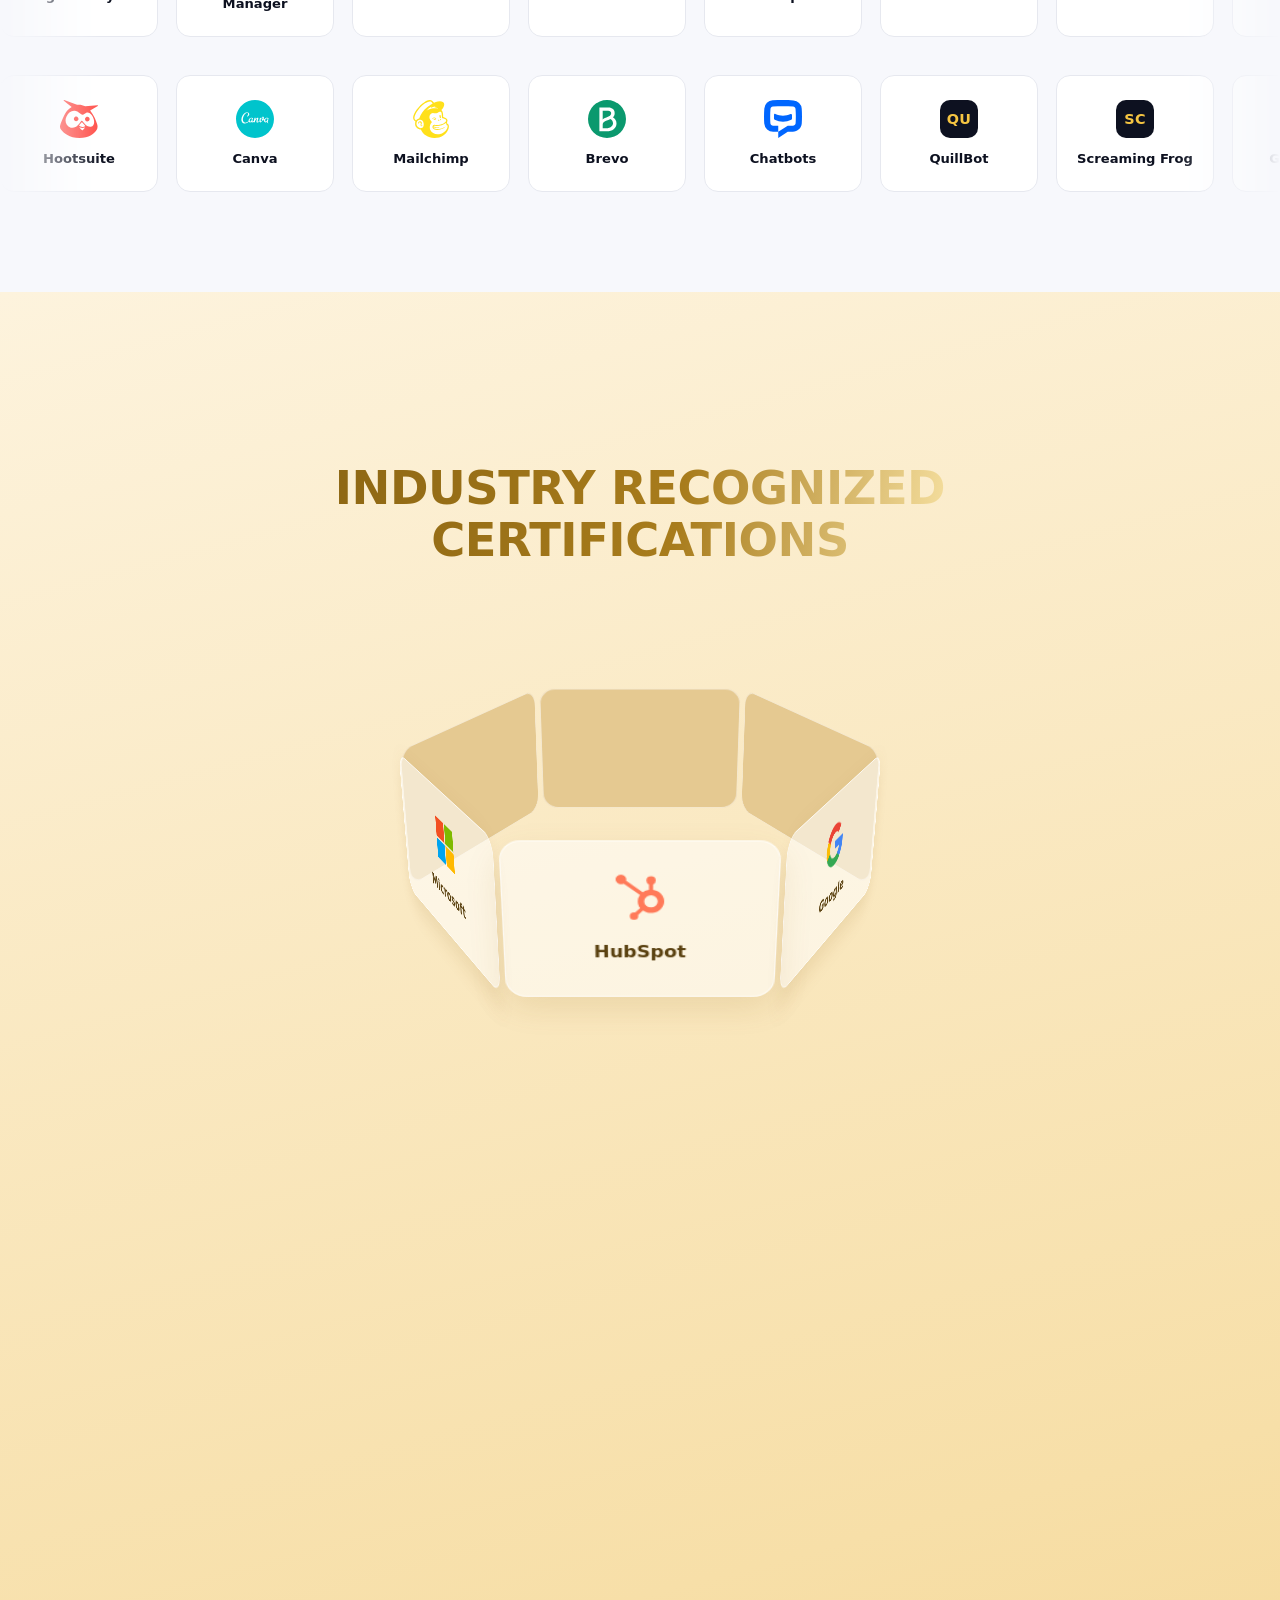
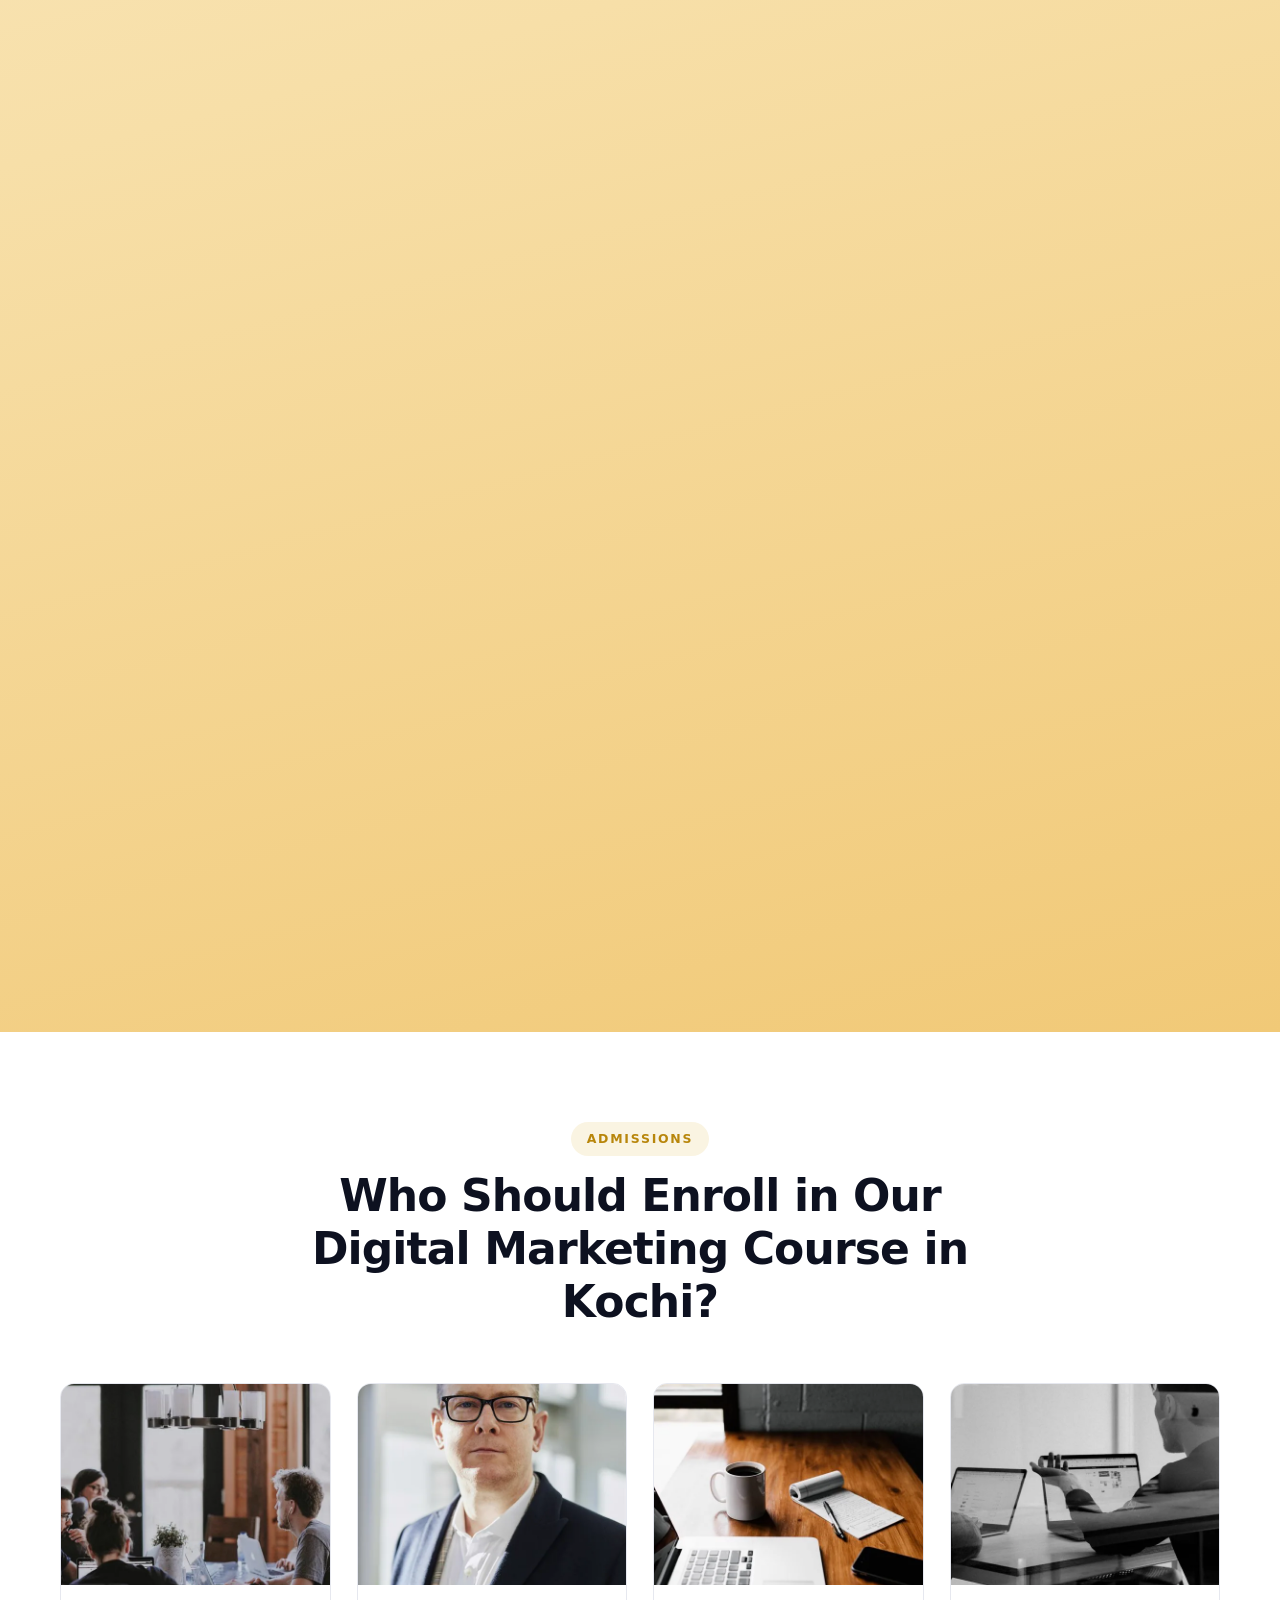
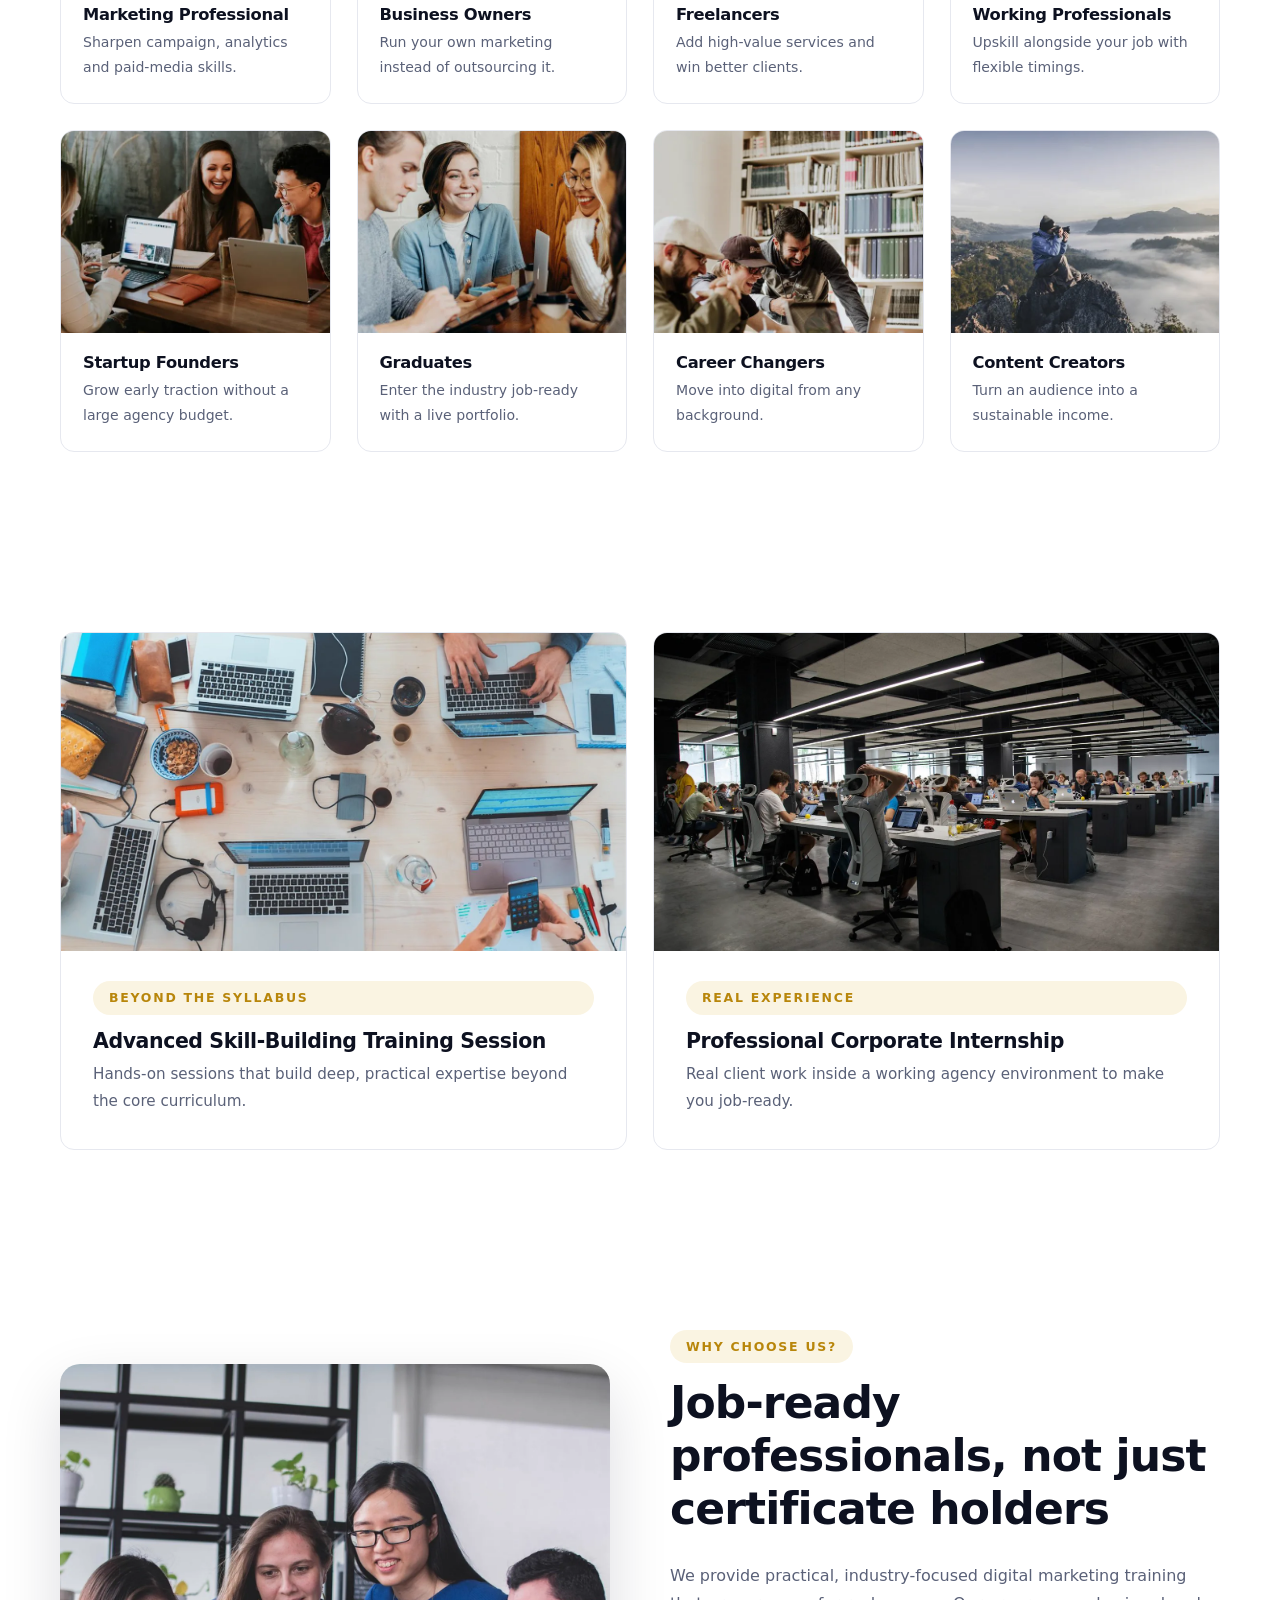
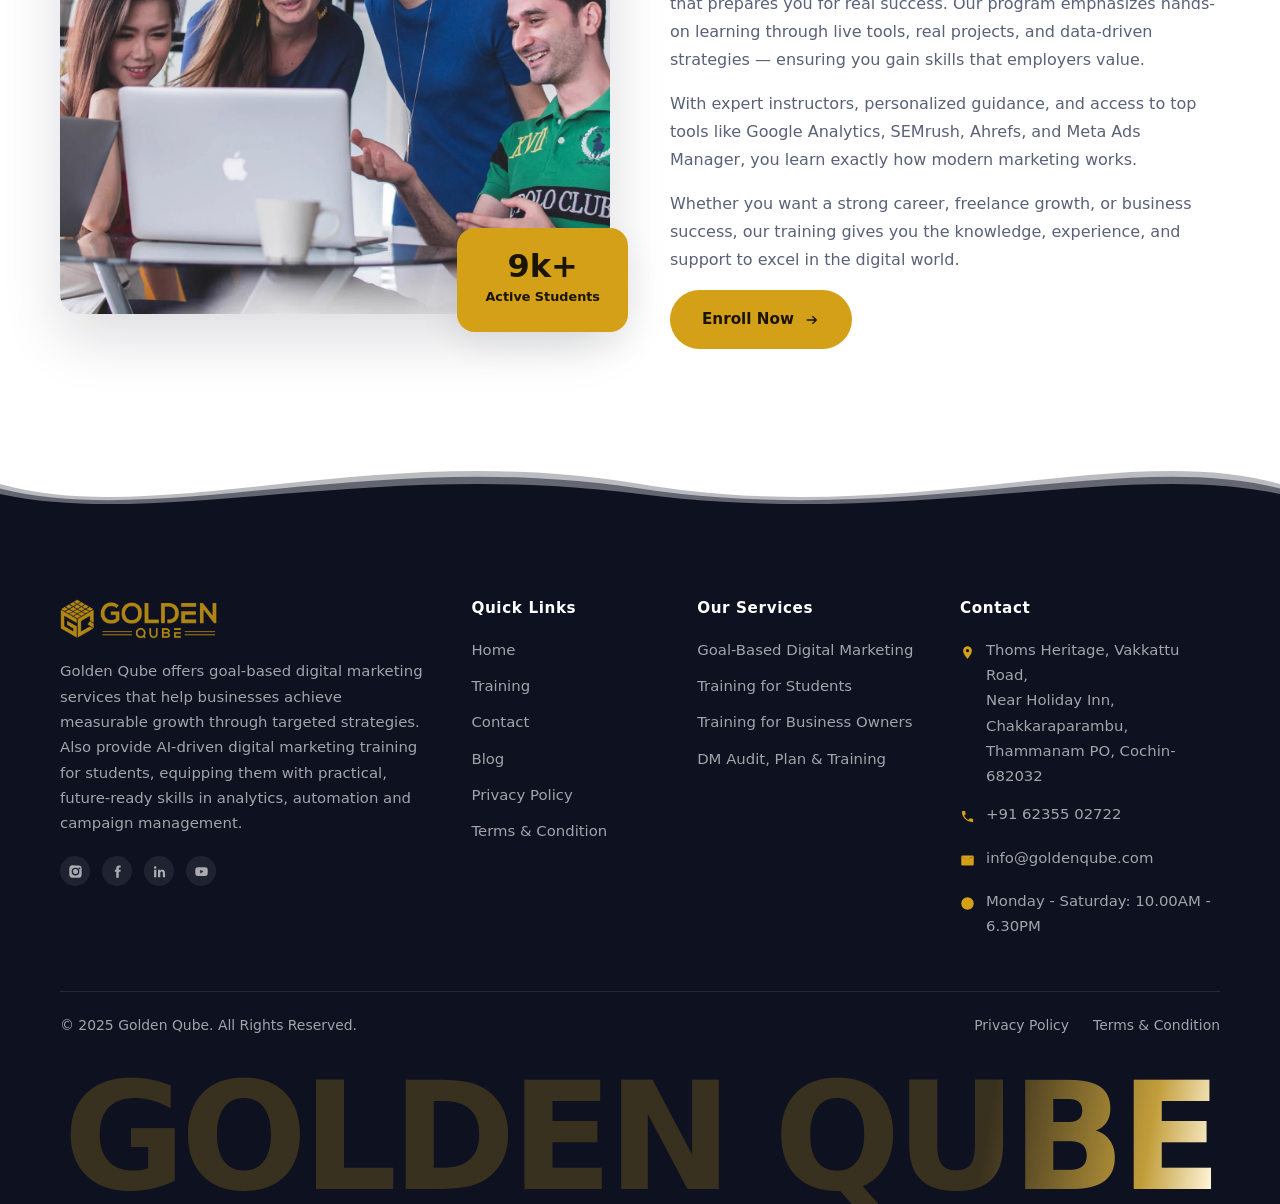
<file: training.html>
<!doctype html>
<html lang="en">
<head>
<meta charset="utf-8">
<meta name="viewport" content="width=device-width, initial-scale=1">
<title>Training - Golden Qube Digital Marketing Academy</title>
<meta name="description" content="International Standard Digital Marketing Training for Students — a 3-month AI-driven course in Kochi covering SMM, SEO, Google Ads, automation and more.">
<link rel="preload" as="image" href="assets/img/academy-hero.webp" fetchpriority="high">
<link rel="icon" href="assets/img/favicon.png">
<link rel="stylesheet" href="assets/css/style.css?v=svcstack120">
</head>
<body>

<header class="header">
  <div class="container header__inner">
    <a class="brand" href="index.html"><img src="assets/img/logo.png" alt="Golden Qube Digital Marketing Academy" decoding="async"></a>
    <nav class="nav">
      <a href="index.html">Home</a>
      <a href="training.html" class="is-active">Training</a>
      <a href="contact.html">Contact</a>
      <a href="blog.html">Blog</a>
    </nav>
    <div class="header__cta">
      <a href="contact.html" class="btn btn--sm">Get in Touch</a>
      <button class="nav-toggle" type="button" aria-label="Menu" aria-expanded="false"><span class="nav-toggle__bars" aria-hidden="true"></span></button>
    </div>
  </div>
</header>

<!-- ===================================================== hero -->
<section class="breadcrumb" style="background-image:url('assets/img/academy-hero.webp')">
  <div class="container">
    <span class="hero__eyebrow">Golden Qube Academy</span>
    <h1>International Standard Digital Marketing Training for Students</h1>
    <div class="hero__actions" style="justify-content:center;margin-top:24px">
      <a href="#curriculum" class="btn">Learn More <svg width="16" height="16"><use href="#i-arrow"></use></svg></a>
      <a href="contact.html" class="btn btn--ghost-light">Contact Us</a>
    </div>
  </div>
</section>

<!-- ===================================================== curriculum -->
<section class="section" id="curriculum">
  <div class="container">
    <div class="sec-head reveal">
      <span class="eyebrow">Golden Qube Academy</span>
      <h2>AI driven Digital Marketing Training for students</h2>
      <p>A 3-month comprehensive program designed to provide practical, industry-ready digital marketing skills.</p>
    </div>

    <div class="grid grid--3">

      <div class="month reveal">
        <div class="month__head">
          <span class="month__no">1</span>
          <span class="month__icon"><svg width="20" height="20"><use href="#i-ig"></use></svg></span>
        </div>
        <span class="month__tag">Month 1</span>
        <h4>AI Enhanced Meta Ads</h4>
        <ul class="topics">
          <li class="topics__group">Building Your Brand</li>
          <li>Cover Pics Creation Using AI</li>
          <li>Social Media Accounts Creation</li>
          <li>Setup &amp; Optimization</li>
          <li>Competitor Analysis &amp; Content Strategy</li>

          <li class="topics__group">Creatives Generation through AI</li>
          <li>Poster, Image &amp; Video Creation Using AI</li>
          <li>Story Board Creation Using AI</li>

          <li>Target Audience</li>
          <li>Awareness Campaign</li>
          <li>Engagement Campaign</li>
          <li>Lead Campaign</li>
          <li>Retargeting Campaign</li>
          <li>Lookalike Campaign</li>
          <li>Traffic Campaign</li>
          <li>App Promotion Campaign</li>
          <li>Sales Campaign</li>
          <li>Meta Analytics &amp; Rules</li>
          <li>Analysis &amp; Recommendations through AI</li>
          <li>Lead Quality Improvement</li>
        </ul>
      </div>

      <div class="month reveal">
        <div class="month__head">
          <span class="month__no">2</span>
          <span class="month__icon"><svg width="20" height="20"><use href="#i-audit"></use></svg></span>
        </div>
        <span class="month__tag">Month 2</span>
        <h4>Digital Marketing 360&deg;</h4>
        <ul class="topics">
          <li class="topics__group">WordPress Website Development</li>
          <li>Introduction to WordPress</li>
          <li>Website Design Basics</li>
          <li>Website Building with Elementor</li>
          <li>Plugins and Website Features</li>
          <li>Website Publishing and Maintenance</li>

          <li class="topics__group">YouTube</li>
          <li class="topics__group">Google My Business (Local SEO)</li>

          <li class="topics__group">Master in Google Ads</li>
          <li>Google Ads Account Setup</li>
          <li>Keyword Research &amp; Campaign Planning</li>
          <li>Google Search Campaign</li>
          <li>Google Display Campaign</li>
          <li>Google Video Campaign</li>
          <li>Performance Max Campaign</li>
          <li>Conversion Tracking &amp; Analytics</li>
          <li>Campaign Optimization</li>

          <li class="topics__group">SEO, AEO &amp; GEO</li>
          <li>Introduction to SEO</li>
          <li>Keyword Research</li>
          <li>On-Page SEO</li>
          <li>Technical SEO</li>
          <li>Off-Page SEO</li>
          <li>Answer Engine Optimization (AEO)</li>
          <li>Generative Engine Optimization (GEO)</li>

          <li class="topics__group">Email Marketing</li>
          <li>Introduction to Brevo</li>
          <li>Contact Management</li>
          <li>Email Campaign Creation</li>
          <li>Email Design</li>
          <li>Sending Campaigns</li>
          <li>Reports &amp; Analytics</li>
          <li>Email Automation Basics</li>
          <li>Brevo Plans &amp; Best Practices</li>
        </ul>
      </div>

      <div class="month reveal">
        <div class="month__head">
          <span class="month__no">3</span>
          <span class="month__icon"><svg width="20" height="20"><use href="#i-spark"></use></svg></span>
        </div>
        <span class="month__tag">Month 3</span>
        <h4>AI-Fication</h4>
        <ul class="topics">
          <li class="topics__group">AI-Enhanced Digital Marketing</li>
          <li>AI-powered research and strategy</li>
          <li>Campaign planning and optimization</li>

          <li class="topics__group">Applied LLM Skills</li>
          <li>Effective prompting techniques</li>
          <li>Structured AI workflows</li>
          <li>Context management and applications</li>

          <li class="topics__group">LLM Plugins &amp; Extensions</li>
          <li>Using plugins and extensions with AI</li>
          <li>Connecting AI with external applications and data</li>
          <li>Exploring specialized AI tools and functions</li>

          <li class="topics__group">Understanding &amp; Using MCP</li>
          <li>Fundamentals of Model Context Protocol (MCP)</li>
          <li>Connecting AI models with tools and platforms</li>
          <li>Secure access to external data sources</li>

          <li class="topics__group">Vibe Coding: AI-Assisted Development</li>
          <li>Building websites and landing pages with AI</li>
          <li>Creating automations and simple applications</li>
          <li>Collaborating with AI coding assistants with minimal coding experience</li>
        </ul>
      </div>

    </div>

    <div class="sec-head reveal" style="margin:56px auto 0">
      <h3>Start your digital marketing journey today</h3>
      <div class="hero__actions" style="justify-content:center">
        <a href="contact.html" class="btn">Enroll Now <svg width="16" height="16"><use href="#i-arrow"></use></svg></a>
        <a href="contact.html" class="btn btn--outline">Download Brochure</a>
      </div>
    </div>
  </div>
</section>

<!-- ===================================================== tools -->
<section class="section section--soft">
  <div class="container">
    <div class="sec-head reveal">
      <span class="eyebrow">Toolkit</span>
      <h2>Digital Marketing Tools You'll Master</h2>
      <p>Hands-on training across the platforms the industry actually runs on.</p>
    </div>
  </div>

  <div class="marquee" aria-label="Tools covered in the course">
    <div class="marquee__track">
        <div class="tool"><img src="assets/img/tools/google-analytics.svg" alt="Google Analytics" loading="lazy" decoding="async"><span>Google Analytics</span></div>
        <div class="tool"><img src="assets/img/tools/google-tag-manager.svg" alt="Google Tag Manager" loading="lazy" decoding="async"><span>Google Tag Manager</span></div>
        <div class="tool"><img src="assets/img/tools/semrush.svg" alt="SEMrush" loading="lazy" decoding="async"><span>SEMrush</span></div>
        <div class="tool"><span class="tool__mark">MO</span><span>Moz</span></div>
        <div class="tool"><img src="assets/img/tools/hubspot.svg" alt="HubSpot" loading="lazy" decoding="async"><span>HubSpot</span></div>
        <div class="tool"><img src="assets/img/tools/chatgpt.svg" alt="ChatGPT" loading="lazy" decoding="async"><span>ChatGPT</span></div>
        <div class="tool"><img src="assets/img/tools/meta.svg" alt="Meta" loading="lazy" decoding="async"><span>Meta</span></div>
        <div class="tool"><img src="assets/img/tools/yoast.svg" alt="Yoast" loading="lazy" decoding="async"><span>Yoast</span></div>
        <div class="tool"><img src="assets/img/tools/wordpress.svg" alt="WordPress" loading="lazy" decoding="async"><span>WordPress</span></div>
        <div class="tool"><span class="tool__mark">AH</span><span>Ahrefs</span></div>
        <div class="tool"><span class="tool__mark">UB</span><span>Ubersuggest</span></div>
        <div class="tool"><img src="assets/img/tools/google-analytics.svg" alt="Google Analytics" loading="lazy" decoding="async"><span>Google Analytics</span></div>
        <div class="tool"><img src="assets/img/tools/google-tag-manager.svg" alt="Google Tag Manager" loading="lazy" decoding="async"><span>Google Tag Manager</span></div>
        <div class="tool"><img src="assets/img/tools/semrush.svg" alt="SEMrush" loading="lazy" decoding="async"><span>SEMrush</span></div>
        <div class="tool"><span class="tool__mark">MO</span><span>Moz</span></div>
        <div class="tool"><img src="assets/img/tools/hubspot.svg" alt="HubSpot" loading="lazy" decoding="async"><span>HubSpot</span></div>
        <div class="tool"><img src="assets/img/tools/chatgpt.svg" alt="ChatGPT" loading="lazy" decoding="async"><span>ChatGPT</span></div>
        <div class="tool"><img src="assets/img/tools/meta.svg" alt="Meta" loading="lazy" decoding="async"><span>Meta</span></div>
        <div class="tool"><img src="assets/img/tools/yoast.svg" alt="Yoast" loading="lazy" decoding="async"><span>Yoast</span></div>
        <div class="tool"><img src="assets/img/tools/wordpress.svg" alt="WordPress" loading="lazy" decoding="async"><span>WordPress</span></div>
        <div class="tool"><span class="tool__mark">AH</span><span>Ahrefs</span></div>
        <div class="tool"><span class="tool__mark">UB</span><span>Ubersuggest</span></div>
    </div>
  </div>

  <div class="marquee marquee--reverse" aria-hidden="true">
    <div class="marquee__track">
        <div class="tool"><img src="assets/img/tools/hootsuite.svg" alt="Hootsuite" loading="lazy" decoding="async"><span>Hootsuite</span></div>
        <div class="tool"><img src="assets/img/tools/canva.svg" alt="Canva" loading="lazy" decoding="async"><span>Canva</span></div>
        <div class="tool"><img src="assets/img/tools/mailchimp.svg" alt="Mailchimp" loading="lazy" decoding="async"><span>Mailchimp</span></div>
        <div class="tool"><img src="assets/img/tools/brevo.svg" alt="Brevo" loading="lazy" decoding="async"><span>Brevo</span></div>
        <div class="tool"><img src="assets/img/tools/chatbot.svg" alt="Chatbots" loading="lazy" decoding="async"><span>Chatbots</span></div>
        <div class="tool"><span class="tool__mark">QU</span><span>QuillBot</span></div>
        <div class="tool"><span class="tool__mark">SC</span><span>Screaming Frog</span></div>
        <div class="tool"><img src="assets/img/tools/google-ads.svg" alt="Google Ads" loading="lazy" decoding="async"><span>Google Ads</span></div>
        <div class="tool"><img src="assets/img/tools/search-console.svg" alt="Search Console" loading="lazy" decoding="async"><span>Search Console</span></div>
        <div class="tool"><span class="tool__mark">SM</span><span>Small SEO Tools</span></div>
        <div class="tool"><img src="assets/img/tools/hootsuite.svg" alt="Hootsuite" loading="lazy" decoding="async"><span>Hootsuite</span></div>
        <div class="tool"><img src="assets/img/tools/canva.svg" alt="Canva" loading="lazy" decoding="async"><span>Canva</span></div>
        <div class="tool"><img src="assets/img/tools/mailchimp.svg" alt="Mailchimp" loading="lazy" decoding="async"><span>Mailchimp</span></div>
        <div class="tool"><img src="assets/img/tools/brevo.svg" alt="Brevo" loading="lazy" decoding="async"><span>Brevo</span></div>
        <div class="tool"><img src="assets/img/tools/chatbot.svg" alt="Chatbots" loading="lazy" decoding="async"><span>Chatbots</span></div>
        <div class="tool"><span class="tool__mark">QU</span><span>QuillBot</span></div>
        <div class="tool"><span class="tool__mark">SC</span><span>Screaming Frog</span></div>
        <div class="tool"><img src="assets/img/tools/google-ads.svg" alt="Google Ads" loading="lazy" decoding="async"><span>Google Ads</span></div>
        <div class="tool"><img src="assets/img/tools/search-console.svg" alt="Search Console" loading="lazy" decoding="async"><span>Search Console</span></div>
        <div class="tool"><span class="tool__mark">SM</span><span>Small SEO Tools</span></div>
    </div>
  </div>
</section>

<!-- ===================================================== certifications -->
<!-- Pinned while it plays: main.js turns the scroll through this track into
     --spin (the ring turning) and then --flat (the badges leaving it for a
     grid, one after another). -->
<section class="certs certs-track" id="certifications">
  <div class="certs__pin">
  <div class="container">
    <div class="sec-head reveal">
      <h2 class="certs__title">Industry Recognized Certifications</h2>
    </div>

    <!-- The badges ride a slowly turning ring. --i places each one around it;
         below 700px the ring flattens back into a plain grid. -->
    <div class="certs__stage reveal">
      <div class="certs__ring">
      <div class="cert" style="--i:0;--col:0;--row:0">
        <div class="cert__face">
          <img src="assets/img/tools/hubspot.svg" alt="" loading="lazy" decoding="async">
          <span>HubSpot</span>
        </div>
      </div>
      <div class="cert" style="--i:1;--col:1;--row:0">
        <div class="cert__face">
          <svg class="cert__mark" width="42" height="42" aria-hidden="true"><use href="#i-google-g"></use></svg>
          <span>Google</span>
        </div>
      </div>
      <div class="cert" style="--i:2;--col:2;--row:0">
        <div class="cert__face">
          <img src="assets/img/tools/linkedin.svg" alt="" loading="lazy" decoding="async">
          <span>LinkedIn</span>
        </div>
      </div>
      <div class="cert" style="--i:3;--col:0;--row:1">
        <div class="cert__face">
          <img src="assets/img/tools/semrush.svg" alt="" loading="lazy" decoding="async">
          <span>Semrush</span>
        </div>
      </div>
      <!-- The full lockup carries the name itself, so this badge has no label. -->
      <div class="cert cert--brand" style="--i:4;--col:1;--row:1">
        <div class="cert__face">
          <img src="assets/img/logo-stacked.png" alt="Golden Qube" loading="lazy" decoding="async">
        </div>
      </div>
      <div class="cert" style="--i:5;--col:2;--row:1">
        <div class="cert__face">
          <img src="assets/img/tools/microsoft.svg" alt="" loading="lazy" decoding="async">
          <span>Microsoft</span>
        </div>
      </div>
      </div>
    </div>
  </div>
  </div>
</section>

<!-- ===================================================== who should enroll -->
<section class="section">
  <div class="container">
    <div class="sec-head reveal">
      <span class="eyebrow">Admissions</span>
      <h2>Who Should Enroll in Our Digital Marketing Course in Kochi?</h2>
    </div>
    <div class="grid grid--4">

      <article class="role reveal">
        <div class="role__media"><img src="assets/img/roles/marketing-professional.webp" alt="Marketing Professional" loading="lazy" decoding="async"></div>
        <div class="role__body">
          <h4>Marketing Professional</h4>
          <p>Sharpen campaign, analytics and paid-media skills.</p>
        </div>
      </article>

      <article class="role reveal">
        <div class="role__media"><img src="assets/img/roles/business-owner.webp" alt="Business Owners" loading="lazy" decoding="async"></div>
        <div class="role__body">
          <h4>Business Owners</h4>
          <p>Run your own marketing instead of outsourcing it.</p>
        </div>
      </article>

      <article class="role reveal">
        <div class="role__media"><img src="assets/img/roles/freelancer.webp" alt="Freelancers" loading="lazy" decoding="async"></div>
        <div class="role__body">
          <h4>Freelancers</h4>
          <p>Add high-value services and win better clients.</p>
        </div>
      </article>

      <article class="role reveal">
        <div class="role__media"><img src="assets/img/roles/working-professional.webp" alt="Working Professionals" loading="lazy" decoding="async"></div>
        <div class="role__body">
          <h4>Working Professionals</h4>
          <p>Upskill alongside your job with flexible timings.</p>
        </div>
      </article>

      <article class="role reveal">
        <div class="role__media"><img src="assets/img/roles/startup-founder.webp" alt="Startup Founders" loading="lazy" decoding="async"></div>
        <div class="role__body">
          <h4>Startup Founders</h4>
          <p>Grow early traction without a large agency budget.</p>
        </div>
      </article>

      <article class="role reveal">
        <div class="role__media"><img src="assets/img/roles/graduate.webp" alt="Graduates" loading="lazy" decoding="async"></div>
        <div class="role__body">
          <h4>Graduates</h4>
          <p>Enter the industry job-ready with a live portfolio.</p>
        </div>
      </article>

      <article class="role reveal">
        <div class="role__media"><img src="assets/img/roles/career-changer.webp" alt="Career Changers" loading="lazy" decoding="async"></div>
        <div class="role__body">
          <h4>Career Changers</h4>
          <p>Move into digital from any background.</p>
        </div>
      </article>

      <article class="role reveal">
        <div class="role__media"><img src="assets/img/roles/content-creator.webp" alt="Content Creators" loading="lazy" decoding="async"></div>
        <div class="role__body">
          <h4>Content Creators</h4>
          <p>Turn an audience into a sustainable income.</p>
        </div>
      </article>

    </div>
  </div>
</section>

<!-- ===================================================== extras -->
<section class="section">
  <div class="container">

    <div class="grid grid--2">
      <article class="cta-box reveal">
        <div class="cta-box__media">
          <img src="assets/img/cta-skills.webp" alt="Trainer working through an advanced session with a small group" loading="lazy" decoding="async">
        </div>
        <div class="cta-box__body">
          <span class="eyebrow">Beyond the syllabus</span>
          <h3>Advanced Skill-Building Training Session</h3>
          <p>Hands-on sessions that build deep, practical expertise beyond the core curriculum.</p>
        </div>
      </article>
      <article class="cta-box reveal">
        <div class="cta-box__media">
          <img src="assets/img/cta-internship.webp" alt="Interns working on client campaigns in the studio" loading="lazy" decoding="async">
        </div>
        <div class="cta-box__body">
          <span class="eyebrow">Real experience</span>
          <h3>Professional Corporate Internship</h3>
          <p>Real client work inside a working agency environment to make you job-ready.</p>
        </div>
      </article>
    </div>
  </div>
</section>

<!-- ===================================================== why choose us -->
<section class="section">
  <div class="container">
    <div class="feature reveal">
      <div class="feature__media">
        <img src="assets/img/why-choose-us.webp" alt="Team of young marketing professionals reviewing campaign results together on a laptop" decoding="async" loading="lazy">
        <div class="counter-badge"><strong data-count="10" data-suffix="k+">0</strong><span>Active Students</span></div>
      </div>
      <div class="feature__body">
        <span class="eyebrow">Why Choose Us?</span>
        <h2>Job-ready professionals, not just certificate holders</h2>
        <p>We provide practical, industry-focused digital marketing training that prepares you for real success. Our program emphasizes hands-on learning through live tools, real projects, and data-driven strategies — ensuring you gain skills that employers value.</p>
        <p>With expert instructors, personalized guidance, and access to top tools like Google Analytics, SEMrush, Ahrefs, and Meta Ads Manager, you learn exactly how modern marketing works.</p>
        <p>Whether you want a strong career, freelance growth, or business success, our training gives you the knowledge, experience, and support to excel in the digital world.</p>
        <a href="contact.html" class="btn">Enroll Now <svg width="16" height="16"><use href="#i-arrow"></use></svg></a>
      </div>
    </div>
  </div>
</section>

<!-- ===================================================== footer -->
<!-- Liquid edge: three tiled waves drifting at different speeds, so the page
     settles into the footer instead of meeting it on a straight line. -->
<div class="wave" aria-hidden="true">
  <span class="wave__layer wave__layer--back"></span>
  <span class="wave__layer wave__layer--mid"></span>
  <span class="wave__layer wave__layer--front"></span>
</div>

<footer class="footer">
  <div class="container">
    <div class="footer__grid">

      <div class="footer__col footer__col--brand">
        <img class="footer__logo" src="assets/img/logo.png" alt="Golden Qube" decoding="async">
        <p>Golden Qube offers goal-based digital marketing services that help businesses achieve measurable growth through targeted strategies. Also provide AI-driven digital marketing training for students, equipping them with practical, future-ready skills in analytics, automation and campaign management.</p>
        <div class="socials">
          <a href="https://www.instagram.com/goldenqube_digital/"  aria-label="Instagram" target="_blank" rel="noopener"><svg width="15" height="15"><use href="#i-ig"></use></svg></a>
          <a href="https://www.facebook.com/goldenqubeacademy"  aria-label="Facebook" target="_blank" rel="noopener"><svg width="15" height="15"><use href="#i-fb"></use></svg></a>
          <a href="https://www.linkedin.com/company/golden-qube/"  aria-label="LinkedIn" target="_blank" rel="noopener"><svg width="15" height="15"><use href="#i-in"></use></svg></a>
          <a href="https://www.youtube.com/@GoldenQube"  aria-label="YouTube" target="_blank" rel="noopener"><svg width="15" height="15"><use href="#i-yt"></use></svg></a>
        </div>
      </div>

      <div class="footer__col">
        <h5>Quick Links</h5>
        <ul class="footer__links">
          <li><a href="index.html">Home</a></li>
          <li><a href="training.html">Training</a></li>
          <li><a href="contact.html">Contact</a></li>
          <li><a href="blog.html">Blog</a></li>
          <li><a href="privacy-policy.html">Privacy Policy</a></li>
          <li><a href="#">Terms &amp; Condition</a></li>
        </ul>
      </div>

      <div class="footer__col">
        <h5>Our Services</h5>
        <ul class="footer__links">
          <li><a href="index.html#goal-based">Goal-Based Digital Marketing</a></li>
          <li><a href="index.html#students">Training for Students</a></li>
          <li><a href="index.html#business-owners">Training for Business Owners</a></li>
          <li><a href="index.html#dmapt">DM Audit, Plan &amp; Training</a></li>
        </ul>
      </div>

      <div class="footer__col">
        <h5>Contact</h5>
        <ul class="footer__contact">
          <li>
            <span class="ico"><svg width="15" height="15"><use href="#i-pin"></use></svg></span>
            <span>Thoms Heritage, Vakkattu Road,<br>Near Holiday Inn, Chakkaraparambu,<br>Thammanam PO, Cochin- 682032</span>
          </li>
          <li>
            <span class="ico"><svg width="15" height="15"><use href="#i-phone"></use></svg></span>
            <a href="tel:+916235502722">+91 62355 02722</a>
          </li>
          <li>
            <span class="ico"><svg width="15" height="15"><use href="#i-mail"></use></svg></span>
            <a href="mailto:info@goldenqube.com">info@goldenqube.com</a>
          </li>
          <li>
            <span class="ico"><svg width="15" height="15"><use href="#i-clock"></use></svg></span>
            <span>Monday - Saturday: 10.00AM - 6.30PM</span>
          </li>
        </ul>
      </div>

    </div>

    <div class="footer__bottom">
      <span>&copy; 2025 Golden Qube. All Rights Reserved.</span>
      <nav>
        <a href="privacy-policy.html">Privacy Policy</a>
        <a href="#">Terms &amp; Condition</a>
      </nav>
    </div>
    <div class="footer__mark" aria-hidden="true">GOLDEN QUBE</div>
  </div>
</footer>

<script src="assets/js/main.js?v=svcstack120"></script>
</body>
</html>
</file>
<file: assets/css/style.css>
/* ==========================================================================
   Golden Qube — local rebuild
   ========================================================================== */

:root {
  --gold: #d4a017;
  --gold-dark: #b8860b;
  --gold-light: #f5c542;
  --ink: #0d1120;
  --ink-soft: #1a2036;
  --body: #5a6178;
  --line: #e6e8ef;
  --bg-soft: #f7f8fc;
  --white: #fff;
  --radius: 14px;
  --shadow: 0 12px 40px rgba(13, 17, 32, .09);
  --shadow-lg: 0 24px 60px rgba(13, 17, 32, .14);
  --container: 1200px;
  --font: "Inter", "Segoe UI", system-ui, -apple-system, sans-serif;
}

*, *::before, *::after { box-sizing: border-box; }

/* An explicit `display` in author CSS beats the browser's [hidden] rule, which
   would leave elements toggled via .hidden still on screen. */
[hidden] { display: none !important; }

html { scroll-behavior: smooth; }

body {
  margin: 0;
  font-family: var(--font);
  font-size: 16px;
  line-height: 1.75;
  color: var(--body);
  background: var(--white);
  -webkit-font-smoothing: antialiased;
  overflow-x: hidden;
}

h1, h2, h3, h4, h5, h6 {
  margin: 0 0 .6em;
  color: var(--ink);
  font-weight: 800;
  line-height: 1.2;
  letter-spacing: -.02em;
}

h1 { font-size: clamp(2.1rem, 5vw, 3.75rem); }
h2 { font-size: clamp(1.75rem, 3.6vw, 2.75rem); }
h3 { font-size: clamp(1.3rem, 2.2vw, 1.75rem); }
h4 { font-size: 1.25rem; }
h5 { font-size: 1.1rem; }
h6 { font-size: 1rem; }

p { margin: 0 0 1rem; }
a { color: var(--gold-dark); text-decoration: none; transition: color .2s; }
a:hover { color: var(--gold); }
img { max-width: 100%; height: auto; display: block; }
ul { margin: 0; padding: 0; list-style: none; }

.container {
  width: 100%;
  max-width: var(--container);
  margin: 0 auto;
  padding: 0 20px;
}

.section { padding: 90px 0; }
.section--soft { background: var(--bg-soft); }
.section--dark { background: var(--ink); color: rgba(255, 255, 255, .72); }
.section--dark h2, .section--dark h3, .section--dark h4 { color: #fff; }

.sec-head { max-width: 720px; margin: 0 auto 54px; text-align: center; }
.sec-head.left { margin-left: 0; text-align: left; }

.eyebrow {
  display: inline-block;
  margin-bottom: 14px;
  padding: 6px 16px;
  border-radius: 999px;
  background: rgba(212, 160, 23, .12);
  color: var(--gold-dark);
  font-size: .78rem;
  font-weight: 700;
  letter-spacing: .14em;
  text-transform: uppercase;
}

.lead { font-size: 1.05rem; }

/* Buttons ------------------------------------------------------------------ */
.btn {
  display: inline-flex;
  align-items: center;
  gap: 10px;
  padding: 14px 30px;
  border: 2px solid transparent;
  border-radius: 999px;
  background: var(--gold);
  color: #1a1400;
  font-size: .95rem;
  font-weight: 700;
  cursor: pointer;
  transition: transform .2s, box-shadow .2s, background .2s, color .2s;
}
.btn:hover {
  transform: translateY(-2px);
  box-shadow: 0 14px 30px rgba(212, 160, 23, .38);
  background: var(--gold-light);
  color: #1a1400;
}
.btn--outline { background: transparent; border-color: currentColor; color: var(--ink); }
.btn--outline:hover { background: var(--ink); border-color: var(--ink); color: #fff; box-shadow: none; }
.btn--ghost-light { background: transparent; border-color: rgba(255, 255, 255, .5); color: #fff; }
.btn--ghost-light:hover { background: #fff; border-color: #fff; color: var(--ink); box-shadow: none; }
.btn--sm { padding: 10px 22px; font-size: .85rem; }

/* Socials ------------------------------------------------------------------ */
.socials { display: flex; align-items: center; gap: 12px; }
.socials a {
  display: grid;
  place-items: center;
  width: 30px;
  height: 30px;
  border-radius: 50%;
  background: rgba(255, 255, 255, .08);
  transition: background .2s, color .2s;
}
.socials a:hover { background: var(--gold); color: #1a1400; }

/* Header ------------------------------------------------------------------- */
.header {
  position: sticky;
  top: 0;
  z-index: 90;
  background: rgba(255, 255, 255, .96);
  backdrop-filter: blur(10px);
  border-bottom: 1px solid var(--line);
}
.header.is-stuck { box-shadow: 0 8px 30px rgba(13, 17, 32, .08); }
.header__inner {
  display: flex;
  align-items: center;
  justify-content: space-between;
  gap: 24px;
  min-height: 78px;
}
.brand { display: flex; align-items: center; }
.brand img { height: 42px; width: auto; }

.nav { display: flex; align-items: center; gap: 34px; }
.nav a {
  position: relative;
  color: var(--ink);
  font-weight: 600;
  font-size: .97rem;
  padding: 6px 0;
}
.nav a::after {
  content: "";
  position: absolute;
  left: 0;
  bottom: 0;
  width: 0;
  height: 2px;
  background: var(--gold);
  transition: width .25s;
}
.nav a:hover::after, .nav a.is-active::after { width: 100%; }
.nav a.is-active { color: var(--gold-dark); }

.header__cta { display: flex; align-items: center; gap: 14px; }

/* Three lines that fold into a cross. The middle bar is the span itself and
   the outer two are its pseudo-elements, so one element carries the whole
   icon and the open state is a pair of rotations. */
.nav-toggle {
  display: none;
  place-items: center;
  width: 46px;
  height: 46px;
  padding: 0;
  border: 0;
  border-radius: 50%;
  background: transparent;
  color: var(--ink);
  cursor: pointer;
  transition: color .25s;
}
.nav-toggle:hover { color: var(--gold-dark); }

.nav-toggle__bars {
  position: relative;
  display: block;
  width: 26px;
  height: 2.5px;
  border-radius: 2px;
  background: currentColor;
  transition: background-color .2s ease;
}
.nav-toggle__bars::before,
.nav-toggle__bars::after {
  content: "";
  position: absolute;
  left: 0;
  width: 100%;
  height: 100%;
  border-radius: inherit;
  background: currentColor;
  transition: transform .3s cubic-bezier(.22, .85, .25, 1);
}
.nav-toggle__bars::before { transform: translateY(-8px); }
.nav-toggle__bars::after { transform: translateY(8px); }

/* The middle bar goes, and the other two cross where it was. */
.nav-toggle.is-open .nav-toggle__bars { background: transparent; }
.nav-toggle.is-open .nav-toggle__bars::before { transform: rotate(45deg); }
.nav-toggle.is-open .nav-toggle__bars::after { transform: rotate(-45deg); }

/* Hero --------------------------------------------------------------------- */
.hero { position: relative; overflow: hidden; }
/* Fill the screen below the sticky header, so the slide is the whole first
   view. dvh tracks mobile browser chrome; vh is the fallback. */
.hero__slides {
  position: relative;
  min-height: calc(100vh - 78px);
  min-height: calc(100dvh - 78px);
}
.hero__slide {
  position: absolute;
  inset: 0;
  display: grid;
  align-items: center;
  padding: 90px 0;
  background-size: cover;
  background-position: center;
  opacity: 0;
  visibility: hidden;
  transition: opacity .8s ease;
}
.hero__slide.is-active { opacity: 1; visibility: visible; }
.hero__slide::before {
  content: "";
  position: absolute;
  inset: 0;
  background: linear-gradient(100deg, rgba(13, 17, 32, .92) 0%, rgba(13, 17, 32, .72) 45%, rgba(13, 17, 32, .35) 100%);
}
.hero__inner { position: relative; max-width: 720px; }
.hero__eyebrow {
  display: inline-block;
  margin-bottom: 18px;
  padding: 8px 20px;
  border: 1px solid rgba(212, 160, 23, .5);
  border-radius: 999px;
  color: var(--gold-light);
  font-size: .8rem;
  font-weight: 700;
  letter-spacing: .12em;
  text-transform: uppercase;
}
.hero h1 { color: #fff; margin-bottom: 20px; }
.hero p { color: rgba(255, 255, 255, .8); font-size: 1.08rem; max-width: 600px; margin-bottom: 32px; }
.hero__actions { display: flex; flex-wrap: wrap; gap: 16px; }

.hero__dots {
  position: absolute;
  left: 50%;
  bottom: 34px;
  transform: translateX(-50%);
  display: flex;
  gap: 10px;
  z-index: 3;
}
.hero__dots button {
  width: 34px;
  height: 4px;
  border: 0;
  padding: 0;
  border-radius: 999px;
  background: rgba(255, 255, 255, .35);
  cursor: pointer;
  transition: background .25s, width .25s;
}
.hero__dots button.is-active { background: var(--gold); width: 52px; }

/* Cards -------------------------------------------------------------------- */
.grid { display: grid; gap: 26px; }
.grid--2 { grid-template-columns: repeat(2, 1fr); }
.grid--3 { grid-template-columns: repeat(3, 1fr); }
.grid--4 { grid-template-columns: repeat(4, 1fr); }

.card {
  padding: 34px 30px;
  border: 1px solid var(--line);
  border-radius: var(--radius);
  background: #fff;
  transition: transform .25s, box-shadow .25s, border-color .25s;
}
.card:hover { transform: translateY(-6px); box-shadow: var(--shadow); border-color: rgba(212, 160, 23, .4); }
.card__icon {
  display: grid;
  place-items: center;
  width: 62px;
  height: 62px;
  margin-bottom: 22px;
  border-radius: 16px;
  background: rgba(212, 160, 23, .12);
  color: var(--gold-dark);
  font-size: 1.5rem;
}
.card h4 { margin-bottom: .5rem; }
.card p { font-size: .95rem; margin-bottom: 1rem; }

/* Centred icon card, used for the DMAPT pillars. */
.card--centered { text-align: center; }
.card--centered .card__icon { margin-left: auto; margin-right: auto; }

/* CTA card: the photo is a picture at the top of the card, not a backdrop the
   copy has to be legible against — so it needs no darkening veil and is seen at
   its own brightness. Same frame for both cards, so the pair reads as a set. */
.cta-box {
  display: flex;
  flex-direction: column;
  border: 1px solid var(--line);
  border-radius: var(--radius);
  background: #fff;
  overflow: hidden;
  transition: transform .25s, box-shadow .25s, border-color .25s;
}
.cta-box:hover {
  transform: translateY(-6px);
  box-shadow: var(--shadow-lg);
  border-color: rgba(212, 160, 23, .4);
}

.cta-box__media {
  position: relative;
  aspect-ratio: 16 / 9;
  overflow: hidden;
  background: var(--bg-soft);
}
.cta-box__media img {
  display: block;
  width: 100%;
  height: 100%;
  object-fit: cover;
  transition: transform .6s cubic-bezier(.22, .68, .28, 1);
}
.cta-box:hover .cta-box__media img { transform: scale(1.05); }

.cta-box__body {
  display: flex;
  flex-direction: column;
  flex: 1 1 auto;
  padding: 30px 32px 34px;
}
.cta-box h3 { margin-bottom: .5rem; font-size: 1.28rem; }
.cta-box p { margin: 0; font-size: .95rem; }

/* CTA cards — one at a time, with the photo set into the card --------------
   The pair rides the same pinned slide as the section hand-offs, so the first
   card travels off to the right as the second arrives from the left. */
.cta-sec { padding-bottom: 0; }

/* The crossover: one card pinned, the other waiting behind it. Both sit in the
   same grid cell so they share a centre, and --p (0 to 1, written by main.js
   from the track's scroll) carries one out while the other comes forward. */
.ctax {
  --p: 0;
  position: relative;
  height: 210vh;
}
.ctax__stage {
  position: sticky;
  top: 0;
  display: grid;
  place-items: center;
  height: 100vh;
  overflow: hidden;
}
.ctax__card {
  grid-area: 1 / 1;
  width: min(1000px, 92vw);
  /* Transformed every frame, so keep each on its own layer. */
  will-change: transform, opacity;
}

/* Leaves diagonally to the lower right, turning and shrinking as it goes. */
.ctax__card--front {
  z-index: 2;
  transform:
    translate(calc(var(--p) * 46vw), calc(var(--p) * 15vh))
    rotate(calc(var(--p) * 6deg))
    scale(calc(1 - .12 * var(--p)));
  opacity: clamp(0, 1.9 - var(--p) * 2.2, 1);
}

/* Rises out from behind and up-left of it, into the centre at full size. */
.ctax__card--back {
  z-index: 1;
  transform:
    translate(calc((1 - var(--p)) * -7vw), calc((1 - var(--p)) * -4vh))
    scale(calc(.86 + .14 * var(--p)));
  opacity: clamp(0, .38 + var(--p) * 1.2, 1);
  box-shadow: var(--shadow);
}

/* Nothing to cross over when the cards are stacked; show them in order. */
/* Phones keep the crossover; the travel is scaled to the smaller frame so the
   leaving card still clears the screen. */
@media (max-width: 900px) {
  .ctax__card { width: calc(100vw - 32px); }
  .ctax__card--front {
    transform:
      translate(calc(var(--p) * 74vw), calc(var(--p) * 12vh))
      rotate(calc(var(--p) * 7deg))
      scale(calc(1 - .14 * var(--p)));
  }
  .ctax__card--back {
    transform:
      translate(calc((1 - var(--p)) * -11vw), calc((1 - var(--p)) * -3vh))
      scale(calc(.84 + .16 * var(--p)));
  }
}

/* Motion off: the two cards simply follow one another. */
@media (prefers-reduced-motion: reduce) {
  .ctax { height: auto; padding: 0 20px; }
  .ctax__stage {
    position: static;
    display: grid;
    gap: 26px;
    height: auto;
    overflow: visible;
  }
  .ctax__card {
    grid-area: auto;
    width: 100%;
    max-width: 560px;
    margin: 0 auto;
    transform: none;
    opacity: 1;
  }
}

.ctac {
  display: grid;
  grid-template-columns: 1.05fr 1fr;
  align-items: stretch;
  max-width: 1000px;
  margin: 0 auto;
  border: 1px solid var(--line);
  border-radius: 24px;
  background: #fff;
  overflow: hidden;
  box-shadow: var(--shadow-lg);
}

/* The photo is a real image in the card, not a background behind the text. */
.ctac__media { position: relative; overflow: hidden; }
.ctac__media img {
  width: 100%;
  height: 100%;
  min-height: 340px;
  object-fit: cover;
  transform: scale(1.02);
  transition: transform 1.2s cubic-bezier(.22, .68, .28, 1);
}
.ctac:hover .ctac__media img { transform: scale(1.07); }

.ctac__body {
  display: flex;
  flex-direction: column;
  justify-content: center;
  padding: 44px 42px;
}
.ctac__body h3 { margin-bottom: .6rem; }
.ctac__body p {
  color: var(--body);
  font-size: .97rem;
  margin-bottom: 1.6rem;
}
.ctac__body .btn { align-self: flex-start; }

@media (max-width: 900px) {
  .ctac { grid-template-columns: 1fr; max-width: 560px; }
  .ctac__media img { min-height: 0; aspect-ratio: 16 / 10; }
  .ctac__body { padding: 30px 26px; }
}

/* Feature blocks ----------------------------------------------------------- */
.feature {
  display: grid;
  grid-template-columns: 1fr 1fr;
  gap: 60px;
  align-items: center;
}
.feature + .feature { margin-top: 100px; }
.feature--flip .feature__media { order: 2; }
.feature__media { position: relative; }
.feature__media img {
  /* Square regardless of the source ratio, so every feature block on the page
     presents an image of the same size. */
  width: 100%;
  aspect-ratio: 1 / 1;
  object-fit: cover;
  border-radius: 20px;
  box-shadow: var(--shadow-lg);
}

.counter-badge {
  position: absolute;
  right: -18px;
  bottom: -18px;
  padding: 22px 28px;
  border-radius: 18px;
  background: var(--gold);
  color: #1a1400;
  text-align: center;
  box-shadow: var(--shadow);
}
.counter-badge strong { display: block; font-size: 2rem; line-height: 1; font-weight: 800; }
.counter-badge span { font-size: .8rem; font-weight: 700; }

.checklist { display: grid; gap: 16px; margin: 26px 0 30px; }
.checklist li { display: flex; gap: 14px; align-items: flex-start; }
.checklist .ico {
  flex: none;
  display: grid;
  place-items: center;
  width: 28px;
  height: 28px;
  margin-top: 3px;
  border-radius: 50%;
  background: rgba(212, 160, 23, .15);
  color: var(--gold-dark);
  font-size: .8rem;
}
.checklist strong { display: block; color: var(--ink); }
.checklist span.txt { font-size: .93rem; }

/* Stats -------------------------------------------------------------------- */
/* Stats band --------------------------------------------------------------- */
/* A gold glow behind the figures, an oversized ghost of each number, and a
   rule that draws itself in as the tile arrives. The count-up itself is the
   existing [data-count] behaviour in main.js. */
.stats-band {
  position: relative;
  overflow: hidden;
}
.stats-band::before {
  content: "";
  position: absolute;
  inset: 0;
  background:
    radial-gradient(60% 90% at 18% 0%, rgba(212, 160, 23, .22), transparent 70%),
    radial-gradient(50% 80% at 88% 100%, rgba(212, 160, 23, .14), transparent 70%);
  pointer-events: none;
}
.stats-band .container { position: relative; }

.stats { display: grid; grid-template-columns: repeat(4, 1fr); gap: 22px; }

.stat {
  position: relative;
  overflow: hidden;
  padding: 40px 26px 34px;
  border-radius: 18px;
  background: rgba(255, 255, 255, .045);
  border: 1px solid rgba(255, 255, 255, .1);
  transition: transform .45s cubic-bezier(.22, .68, .28, 1), background .45s ease, border-color .45s ease;
}
.stat:hover {
  transform: translateY(-6px);
  background: rgba(255, 255, 255, .07);
  border-color: rgba(212, 160, 23, .45);
}

/* Oversized watermark of the same figure, sitting behind it. */
.stat__ghost {
  position: absolute;
  right: -6px;
  top: -18px;
  color: rgba(255, 255, 255, .05);
  font-size: 6.4rem;
  font-weight: 800;
  line-height: 1;
  letter-spacing: -.05em;
  pointer-events: none;
  transition: color .45s ease, transform .6s cubic-bezier(.22, .68, .28, 1);
}
.stat:hover .stat__ghost {
  color: rgba(212, 160, 23, .16);
  transform: translateY(4px);
}

.stat strong {
  position: relative;
  display: block;
  color: var(--gold);
  font-size: clamp(2.4rem, 4vw, 3.2rem);
  font-weight: 800;
  line-height: 1;
  letter-spacing: -.03em;
  font-variant-numeric: tabular-nums;
}

.stat__label {
  position: relative;
  display: block;
  margin-top: 12px;
  color: rgba(255, 255, 255, .74);
  font-size: .95rem;
  line-height: 1.5;
}

/* Draws across the foot of the tile once the tile has been revealed. */
.stat__rule {
  position: absolute;
  left: 26px;
  right: 26px;
  bottom: 22px;
  height: 2px;
  border-radius: 2px;
  background: linear-gradient(90deg, var(--gold), rgba(212, 160, 23, 0));
  transform: scaleX(0);
  transform-origin: 0 50%;
  transition: transform .9s cubic-bezier(.22, .68, .28, 1);
  transition-delay: calc(var(--stat-i, 0) * 110ms + 180ms);
}
.stat.is-visible .stat__rule { transform: scaleX(1); }

/* Stagger the tiles as the row arrives. */
.stat.reveal { transition-delay: calc(var(--stat-i, 0) * 110ms); }

@media (prefers-reduced-motion: reduce) {
  .stat, .stat__ghost, .stat__rule { transition: none; }
  .stat__rule { transform: scaleX(1); }
}

/* Founders ----------------------------------------------------------------- */
.founder { text-align: center; padding: 0 0 30px; border-radius: var(--radius); background: #fff; border: 1px solid var(--line); overflow: hidden; transition: transform .25s, box-shadow .25s; }
.founder:hover { transform: translateY(-6px); box-shadow: var(--shadow); }
.founder img { width: 100%; height: 300px; object-fit: cover; object-position: center 22%; margin-bottom: 22px; background: var(--ink); }
.founder h5 { margin-bottom: .4rem; }
.founder p { font-size: .93rem; padding: 0 26px; margin: 0; }

/* Testimonials — Google review widget ------------------------------------- */
.reviews {
  display: grid;
  grid-template-columns: 250px 1fr;
  gap: 30px;
  align-items: center;
}

.reviews__summary { text-align: center; }
.reviews__verdict {
  display: block;
  font-size: 1.6rem;
  font-weight: 800;
  color: var(--ink);
  letter-spacing: .02em;
}
.reviews__stars { display: flex; justify-content: center; gap: 3px; margin: 8px 0 6px; }
.reviews__stars svg { width: 30px; height: 30px; }
.reviews__count { margin: 0 0 10px; font-size: .95rem; color: var(--ink); }
.reviews__count strong { font-weight: 700; }
.reviews__glogo { width: 140px; height: auto; }

.reviews__slider { position: relative; min-width: 0; }
.reviews__viewport { overflow: hidden; }
.ttrack { display: flex; gap: 24px; transition: transform .45s ease; }

.reviews__nav {
  position: absolute;
  top: 50%;
  z-index: 3;
  display: grid;
  place-items: center;
  width: 40px;
  height: 40px;
  margin-top: -20px;
  border: 0;
  border-radius: 50%;
  background: var(--ink);
  color: #fff;
  cursor: pointer;
  box-shadow: 0 4px 14px rgba(13, 17, 32, .22);
  transition: background .2s, transform .2s;
}
.reviews__nav:hover { background: var(--gold); color: #1a1400; transform: scale(1.06); }
.reviews__nav--prev { left: -18px; }
.reviews__nav--next { right: -18px; }

.rcard {
  flex: 0 0 calc((100% - 48px) / 3);
  display: flex;
  flex-direction: column;
  padding: 24px;
  border-radius: 12px;
  background: #f4f5f7;
}
.rcard__head { display: flex; align-items: center; gap: 12px; margin-bottom: 12px; }
.rcard__avatar {
  width: 48px;
  height: 48px;
  flex: none;
  border-radius: 50%;
  object-fit: cover;
  background: #e3e5ea;
}
/* Shown when a Google-hosted profile photo fails to load. */
.rcard__avatar--initials {
  display: grid;
  place-items: center;
  background: var(--ink);
  color: var(--gold);
  font-weight: 800;
  font-size: .95rem;
}
.rcard__id { min-width: 0; flex: 1; }
.rcard__name {
  font-weight: 700;
  color: var(--ink);
  line-height: 1.3;
  white-space: nowrap;
  overflow: hidden;
  text-overflow: ellipsis;
}
.rcard__date { font-size: .86rem; color: #8a90a3; }
.rcard__g { width: 22px; height: 22px; flex: none; }

.rcard__rating { display: flex; align-items: center; gap: 8px; margin-bottom: 12px; }
.rcard__stars { display: flex; gap: 2px; }
.rcard__stars svg { width: 20px; height: 20px; }
.rcard__verified { width: 18px; height: 18px; }

.rcard__text {
  margin: 0;
  font-size: .95rem;
  line-height: 1.55;
  color: #3f4557;
  display: -webkit-box;
  -webkit-line-clamp: 3;
  line-clamp: 3;
  -webkit-box-orient: vertical;
  overflow: hidden;
}
.rcard.is-expanded .rcard__text {
  -webkit-line-clamp: unset;
  line-clamp: unset;
  overflow: visible;
}
.rcard__more {
  align-self: flex-start;
  margin-top: 14px;
  padding: 0;
  border: 0;
  background: none;
  font-family: inherit;
  font-size: .93rem;
  color: #8a90a3;
  cursor: pointer;
  transition: color .2s;
}
.rcard__more:hover { color: var(--gold-dark); }

/* FAQ ---------------------------------------------------------------------- */
.faq { max-width: 860px; margin: 0 auto; display: grid; gap: 16px; }
.faq__item { border: 1px solid var(--line); border-radius: var(--radius); background: #fff; overflow: hidden; }
.faq__q {
  width: 100%;
  display: flex;
  align-items: center;
  justify-content: space-between;
  gap: 20px;
  padding: 22px 26px;
  border: 0;
  background: none;
  font-family: inherit;
  font-size: 1.02rem;
  font-weight: 700;
  color: var(--ink);
  text-align: left;
  cursor: pointer;
}
.faq__q .sign { flex: none; color: var(--gold-dark); font-size: 1.3rem; transition: transform .25s; }
.faq__item.is-open .faq__q .sign { transform: rotate(45deg); }
.faq__a { max-height: 0; overflow: hidden; transition: max-height .35s ease; }
.faq__a p { padding: 0 26px 24px; margin: 0; font-size: .95rem; }

/* Contact ------------------------------------------------------------------ */
.info-card {
  display: flex;
  gap: 18px;
  padding: 28px;
  border: 1px solid var(--line);
  border-radius: var(--radius);
  background: #fff;
  height: 100%;
}
.info-card .ico {
  flex: none;
  display: grid;
  place-items: center;
  width: 52px;
  height: 52px;
  border-radius: 14px;
  background: rgba(212, 160, 23, .12);
  color: var(--gold-dark);
  font-size: 1.2rem;
}
.info-card h5 { margin-bottom: .35rem; }
.info-card p { margin: 0; font-size: .93rem; }

.form { display: grid; gap: 18px; padding: 38px; border: 1px solid var(--line); border-radius: var(--radius); background: #fff; box-shadow: var(--shadow); }
.form .row2 { display: grid; grid-template-columns: 1fr 1fr; gap: 18px; }
.form label { display: block; font-size: .85rem; font-weight: 700; color: var(--ink); margin-bottom: 7px; }
.form input, .form textarea {
  width: 100%;
  padding: 13px 16px;
  border: 1px solid var(--line);
  border-radius: 10px;
  background: var(--bg-soft);
  font-family: inherit;
  font-size: .95rem;
  color: var(--ink);
  transition: border-color .2s, background .2s;
}
.form input:focus, .form textarea:focus { outline: none; border-color: var(--gold); background: #fff; }
.form textarea { min-height: 140px; resize: vertical; }
/* Grid items stretch by default, which made the submit button span the form. */
.form button[type="submit"] { justify-self: center; padding: 14px 38px; }
.form__note { font-size: .85rem; margin: 0; text-align: center; }
.form__note.ok { color: #1a7f37; font-weight: 600; }

.map { border: 0; width: 100%; height: 420px; filter: grayscale(.2); display: block; }

/* Contact page ------------------------------------------------------------- */
.contact-tile {
  display: flex;
  flex-direction: column;
  gap: 4px;
  padding: 28px 26px;
  border: 1px solid var(--line);
  border-radius: var(--radius);
  background: #fff;
  color: var(--body);
  transition: transform .25s, box-shadow .25s, border-color .25s;
}
.contact-tile:hover { transform: translateY(-5px); box-shadow: var(--shadow); border-color: rgba(212, 160, 23, .45); color: var(--body); }
.contact-tile__icon {
  display: grid;
  place-items: center;
  width: 46px;
  height: 46px;
  margin-bottom: 12px;
  border-radius: 12px;
  background: rgba(212, 160, 23, .12);
  color: var(--gold-dark);
}
.contact-tile__label {
  font-size: .74rem;
  font-weight: 800;
  letter-spacing: .14em;
  text-transform: uppercase;
  color: var(--gold-dark);
}
.contact-tile strong { font-size: 1.05rem; color: var(--ink); }
.contact-tile__note { font-size: .85rem; }

.contact-layout { display: grid; grid-template-columns: 1.45fr 1fr; gap: 30px; align-items: start; }

.contact-form-card {
  position: relative;
  padding: 44px 40px 40px;
  border: 1px solid var(--line);
  border-radius: var(--radius);
  background: #fff;
  box-shadow: var(--shadow);
  overflow: hidden;
}
/* A band of gold across the top, so the card announces itself as the thing to
   fill in rather than sitting as one more white box. */
.contact-form-card::before {
  content: "";
  position: absolute;
  top: 0;
  left: 0;
  right: 0;
  height: 4px;
  background: linear-gradient(90deg, var(--gold-dark), var(--gold), var(--gold-light), var(--gold));
}

/* What the enquiry is about. Radios styled as chips: one tap rather than a
   dropdown, and the options tell the reader what this team actually does. */
.form__pick { border: 0; padding: 0; margin: 0; }
.form__pick legend {
  padding: 0;
  margin-bottom: 10px;
  font-size: .85rem;
  font-weight: 700;
  color: var(--ink);
}
.form__chips { display: flex; flex-wrap: wrap; gap: 9px; }
.chip { position: relative; display: inline-flex; }
/* The radio stays focusable but invisible; the span is the visible control. */
.chip input {
  position: absolute;
  inset: 0;
  width: 100%;
  height: 100%;
  opacity: 0;
  margin: 0;
  cursor: pointer;
}
.chip span {
  display: block;
  padding: 9px 16px;
  border: 1px solid var(--line);
  border-radius: 999px;
  background: var(--bg-soft);
  font-size: .85rem;
  font-weight: 600;
  color: var(--body);
  transition: border-color .2s, background .2s, color .2s;
}
.chip:hover span { border-color: rgba(212, 160, 23, .5); }
.chip input:checked + span {
  border-color: var(--gold);
  background: rgba(212, 160, 23, .12);
  color: var(--gold-dark);
}
.chip input:focus-visible + span { outline: 2px solid var(--gold); outline-offset: 2px; }

/* An icon inside the field, so each row reads at a glance. */
.field-wrap { position: relative; }
.field-ico {
  position: absolute;
  left: 15px;
  bottom: 15px;
  display: grid;
  place-items: center;
  color: #a8adbd;
  pointer-events: none;
  transition: color .2s;
}
.field-wrap input { padding-left: 42px; }
.field-wrap:focus-within .field-ico { color: var(--gold-dark); }

.form__foot { display: flex; align-items: center; justify-content: center; gap: 18px; flex-wrap: wrap; }

.contact-list__link {
  display: inline-flex;
  align-items: center;
  gap: 6px;
  margin-top: 8px;
  color: var(--gold-light);
  font-size: .85rem;
  font-weight: 600;
}
.contact-list__link:hover { color: #fff; }
.contact-list__link svg { transition: transform .2s; }
.contact-list__link:hover svg { transform: translateX(3px); }
/* Fields on white with a soft gold ring on focus: it is clearer which row you
   are in than a border colour change alone. */
.contact-form-card .form input,
.contact-form-card .form textarea { background: #fff; }
.contact-form-card .form input:focus,
.contact-form-card .form textarea:focus { box-shadow: 0 0 0 4px rgba(212, 160, 23, .14); }
.contact-form-card h2 { font-size: clamp(1.5rem, 2.4vw, 2rem); }
.contact-form-card > p { margin-bottom: 28px; }
/* The card already provides the frame, so the form inside stays flat. */
.contact-form-card .form { padding: 0; border: 0; border-radius: 0; background: none; box-shadow: none; }

.contact-aside {
  padding: 38px 34px;
  border-radius: var(--radius);
  background: var(--ink);
  color: rgba(255, 255, 255, .7);
}
.contact-aside h3 { color: #fff; font-size: 1.3rem; }
.contact-aside > p { font-size: .93rem; margin-bottom: 26px; }
.contact-list { display: grid; gap: 22px; }
.contact-list li { display: flex; gap: 14px; align-items: flex-start; font-size: .93rem; line-height: 1.65; }
.contact-list .ico {
  flex: none;
  display: grid;
  place-items: center;
  width: 38px;
  height: 38px;
  border-radius: 10px;
  background: rgba(212, 160, 23, .16);
  color: var(--gold-light);
}
.contact-list strong {
  display: block;
  margin-bottom: 3px;
  color: #fff;
  font-size: .95rem;
}
.contact-list a { color: rgba(255, 255, 255, .7); }
.contact-list a:hover { color: var(--gold-light); }
.contact-aside__social { margin-top: 30px; padding-top: 24px; border-top: 1px solid rgba(255, 255, 255, .12); }

/* Breadcrumb --------------------------------------------------------------- */
.breadcrumb {
  position: relative;
  display: flex;
  align-items: center;
  /* One standard banner height across every inner page. */
  min-height: 400px;
  padding: 100px 0;
  background: var(--ink) url("../img/breadcrumb-bg.webp") center/cover no-repeat;
  text-align: center;
  color: rgba(255, 255, 255, .72);
}
.breadcrumb .container { width: 100%; }
.breadcrumb::before { content: ""; position: absolute; inset: 0; background: rgba(13, 17, 32, .8); }
.breadcrumb .container { position: relative; }
.breadcrumb h1 { color: #fff; margin-bottom: 8px; }
.breadcrumb__path { font-size: .9rem; }
.breadcrumb__path a { color: var(--gold-light); }

/* Curriculum --------------------------------------------------------------- */
.month {
  position: relative;
  padding: 34px;
  border: 1px solid var(--line);
  border-radius: var(--radius);
  background: #fff;
  overflow: hidden;
  transition: transform .25s, box-shadow .25s, border-color .25s;
}
/* A gold rule that fills in on hover, so the card reads as active. */
.month::before {
  content: "";
  position: absolute;
  top: 0;
  left: 0;
  width: 100%;
  height: 4px;
  background: linear-gradient(90deg, var(--gold) 0%, var(--gold-light) 100%);
  transform: scaleX(0);
  transform-origin: left;
  transition: transform .35s ease;
}
.month:hover { transform: translateY(-6px); box-shadow: var(--shadow-lg); border-color: rgba(212, 160, 23, .4); }
.month:hover::before { transform: scaleX(1); }

/* Grid items stretch to the tallest by default, and month 2 carries far more
   of the syllabus than the other two — which left the short cards with a band
   of empty white under their last chip. Each card ends where its own content
   ends instead. */
#curriculum .grid { align-items: start; }

.month__head { display: flex; align-items: center; justify-content: space-between; margin-bottom: 18px; }
.month__no {
  font-size: 2.6rem;
  font-weight: 800;
  line-height: 1;
  color: var(--line);
  transition: color .25s;
}
.month:hover .month__no { color: rgba(212, 160, 23, .38); }
.month__icon {
  display: grid;
  place-items: center;
  width: 46px;
  height: 46px;
  border-radius: 12px;
  background: rgba(212, 160, 23, .12);
  color: var(--gold-dark);
}
.month__tag {
  display: inline-block;
  margin-bottom: 14px;
  padding: 5px 14px;
  border-radius: 999px;
  background: var(--ink);
  color: var(--gold-light);
  font-size: .74rem;
  font-weight: 700;
  letter-spacing: .1em;
  text-transform: uppercase;
}
.month h4 { margin-bottom: .3rem; }
.month__sub { font-size: .9rem; margin-bottom: 18px; }
.topics { display: flex; flex-wrap: wrap; gap: 8px; }
.topics li {
  padding: 6px 13px;
  border-radius: 999px;
  background: var(--bg-soft);
  border: 1px solid var(--line);
  font-size: .82rem;
  color: var(--ink);
  transition: background .2s, border-color .2s, color .2s;
}
.month:hover .topics li { border-color: rgba(212, 160, 23, .28); }
.topics li:hover { background: var(--gold); border-color: var(--gold); color: #1a1400; }

/* A heading inside the list of chips: it takes the full row so the chips that
   belong to it start on the next line, and drops the chip styling entirely. */
.topics li.topics__group,
.month:hover .topics li.topics__group,
.topics li.topics__group:hover {
  flex: 0 0 100%;
  margin: 10px 0 0;
  padding: 0;
  border: 0;
  background: none;
  color: var(--gold-dark);
  font-size: .72rem;
  font-weight: 800;
  letter-spacing: .1em;
  text-transform: uppercase;
}
.topics li.topics__group:first-child { margin-top: 0; }

/* Tool marquee ------------------------------------------------------------- */
.marquee {
  position: relative;
  overflow: hidden;
  padding: 10px 0;
  /* Fade the logos out at both edges rather than cutting them off. */
  -webkit-mask-image: linear-gradient(90deg, transparent, #000 8%, #000 92%, transparent);
  mask-image: linear-gradient(90deg, transparent, #000 8%, #000 92%, transparent);
}
.marquee__track {
  display: flex;
  width: max-content;
  gap: 18px;
  animation: marquee 46s linear infinite;
}
.marquee + .marquee { margin-top: 18px; }
.marquee:hover .marquee__track { animation-play-state: paused; }
/* Second lane travels the other way, so the two rows counter-scroll. */
.marquee--reverse .marquee__track { animation-direction: reverse; animation-duration: 40s; }
@keyframes marquee {
  from { transform: translateX(0); }
  to   { transform: translateX(-50%); }
}
@media (prefers-reduced-motion: reduce) {
  .marquee__track { animation: none; }
  .marquee { overflow-x: auto; }
}

.tool {
  flex: 0 0 auto;
  display: flex;
  flex-direction: column;
  align-items: center;
  justify-content: center;
  gap: 12px;
  width: 158px;
  padding: 24px 14px;
  border: 1px solid var(--line);
  border-radius: var(--radius);
  background: #fff;
  transition: transform .2s, box-shadow .2s, border-color .2s;
}
.tool:hover { transform: translateY(-4px); box-shadow: var(--shadow); border-color: rgba(212, 160, 23, .45); }
.tool img { width: 38px; height: 38px; object-fit: contain; }
.tool span { font-size: .82rem; font-weight: 600; color: var(--ink); text-align: center; line-height: 1.3; }
.tool__mark {
  display: grid;
  place-items: center;
  width: 38px;
  height: 38px;
  border-radius: 10px;
  background: var(--ink);
  color: var(--gold-light) !important;
  font-size: .9rem !important;
  font-weight: 800 !important;
  letter-spacing: .02em;
}

/* Role cards --------------------------------------------------------------- */
.role {
  border: 1px solid var(--line);
  border-radius: var(--radius);
  background: #fff;
  overflow: hidden;
  transition: transform .25s, box-shadow .25s, border-color .25s;
}
.role:hover { transform: translateY(-6px); box-shadow: var(--shadow-lg); border-color: rgba(212, 160, 23, .4); }
.role__media { position: relative; aspect-ratio: 4 / 3; overflow: hidden; background: var(--bg-soft); }
.role__media img { width: 100%; height: 100%; object-fit: cover; transition: transform .5s ease; }
.role:hover .role__media img { transform: scale(1.07); }
.role__body { padding: 20px 22px 24px; }
.role__body h4 { font-size: 1.02rem; margin-bottom: .35rem; }
.role__body p { font-size: .88rem; margin: 0; }

/* Career cards ------------------------------------------------------------- */
.career {
  position: relative;
  display: flex;
  flex-direction: column;
  gap: 14px;
  padding: 28px 24px;
  border: 1px solid var(--line);
  border-radius: var(--radius);
  background: #fff;
  overflow: hidden;
  transition: transform .25s, box-shadow .25s;
}
/* Lift only — no colour inversion on hover. */
.career:hover { transform: translateY(-6px); box-shadow: var(--shadow-lg); }
.career__no {
  position: absolute;
  top: 14px;
  right: 18px;
  font-size: 1.6rem;
  font-weight: 800;
  color: var(--line);
}
.career__icon {
  display: grid;
  place-items: center;
  width: 46px;
  height: 46px;
  border-radius: 12px;
  background: rgba(212, 160, 23, .12);
  color: var(--gold-dark);
}
.career h4 { font-size: 1rem; margin: 0; }

/* Blog --------------------------------------------------------------------- */
/* Certifications ------------------------------------------------------------
   A warm gold field the badges sit on, so the section reads as the award shelf
   of the page rather than another white band. */
.certs { background: linear-gradient(165deg, #fdf3dd 0%, #f7dfa8 55%, #f1c977 100%); }
/* The gold in the heading is lit rather than flat: a band of brighter gold
   travels across the letters. The gradient is twice the width of the text and
   only its position moves, so nothing but the paint changes. */
.certs__title {
  text-transform: uppercase;
  font-size: clamp(1.6rem, 4vw, 2.9rem);
  line-height: 1.12;
  letter-spacing: -.01em;
  background-image: linear-gradient(
    100deg,
    #8a6412 0%, #a87c1c 28%, #f3dc9b 46%, #fff6dd 50%, #f3dc9b 54%, #a87c1c 72%, #8a6412 100%
  );
  background-size: 200% auto;
  background-position: 0 center;
  -webkit-background-clip: text;
  background-clip: text;
  -webkit-text-fill-color: transparent;
  color: transparent;
  animation: cert-sheen 7s linear infinite;
}
@keyframes cert-sheen {
  to { background-position: -200% center; }
}

/* The badges ride the outside of a slowly turning ring. The stage supplies the
   perspective, the ring holds the 3D space and does the turning, and each badge
   is rotated to its own place around it and pushed out by the radius.

   Radius for six faces: half the badge width over tan(180/6), plus a little air
   so they do not touch — 150px keeps a comfortable gap at 230px wide. */
/* The section is pinned while it plays, and the scroll through the track is
   what turns the ring and then unpacks it. */
.certs-track { position: relative; padding: 0; }
.certs__pin {
  position: sticky;
  top: 0;
  min-height: 100vh;
  display: flex;
  flex-direction: column;
  justify-content: center;
  padding: 40px 0;
}

.certs__stage {
  perspective: 1150px;
  perspective-origin: 50% 40%;
  height: 400px;
  display: grid;
  place-items: center;
}
.certs__ring {
  position: relative;
  width: 230px;
  height: 148px;
  transform-style: preserve-3d;
  /* --spin turns the ring; --flat lays it down as the badges leave it. Both are
     written by main.js from the scroll position, so the whole sequence is tied
     to the page rather than to a clock. */
  transform:
    rotateX(calc((1 - var(--flat, 0)) * -22deg))
    rotateY(calc((1 - var(--flat, 0)) * var(--spin, 0deg)));
}

.certs__ring .cert {
  position: absolute;
  inset: 0;
  min-height: 0;
  /* Each badge leaves on its own schedule: --q runs 0 to 1 over a window of
     --flat that opens a little later for each one, so they land in order. */
  --q: clamp(0, calc((var(--flat, 0) - var(--i) * 0.09) / 0.42), 1);
  transform:
    /* Where it is going: its slot in a three-by-two grid. */
    translate(
      calc(var(--q) * (var(--col) - 1) * 252px),
      calc(var(--q) * (var(--row) - 0.5) * 170px)
    )
    /* What it is leaving: its place around the ring. */
    rotateY(calc((1 - var(--q)) * var(--i) * 60deg))
    translateZ(calc((1 - var(--q)) * 205px));
  /* Keeps the two faces below in the same 3D space as the ring. The card itself
     must NOT hide its own backface: doing that takes its children with it and
     the far half of the ring disappears rather than turning away. */
  transform-style: preserve-3d;
}
/* Once the badges have landed there is no back to see, and the panel would sit
   over the grid as a dim square. */
.certs__ring .cert::before { opacity: calc(1 - var(--flat, 0)); }
/* The back of the badge: a plain dim panel. It is a face in its own right,
   turned to look the other way, so exactly one of the two is ever visible —
   the card's own contents never appear mirrored. */
.certs__ring .cert::before {
  content: "";
  position: absolute;
  inset: 0;
  border-radius: 18px;
  background: rgba(228, 199, 143, .96);
  box-shadow: inset 0 0 0 1px rgba(255, 255, 255, .55);
  transform: rotateY(180deg);
  backface-visibility: hidden;
}
/* The badge is two surfaces: .cert is only the box that gets placed — in the
   grid, or out on the ring — and .cert__face is the card you see. Keeping them
   apart is what lets the ring show a plain back panel as a badge turns away,
   rather than its own contents mirrored. */
.cert {
  position: relative;
  min-height: 148px;
}
.cert__face {
  position: absolute;
  inset: 0;
  display: grid;
  place-items: center;
  gap: 14px;
  padding: 28px 22px;
  border: 1px solid rgba(255, 255, 255, .75);
  border-radius: 18px;
  /* Frosted rather than solid, so the gold field shows through the badge. */
  background: rgba(255, 255, 255, .55);
  box-shadow: 0 12px 30px rgba(150, 104, 20, .13);
  overflow: hidden;
  backface-visibility: hidden;
  transition: transform .3s cubic-bezier(.22, .68, .28, 1), box-shadow .3s ease,
              background .3s ease, border-color .3s ease;
}
/* Scoped through the grid on purpose: .reveal.is-visible also sets a transform
   and is declared later in this file, so a bare .cert:hover would lose to it
   and the badge would never lift. The delay is cleared here too — it belongs to
   the arrival, not to the pointer. */
.certs__grid .cert:hover .cert__face {
  transform: translateY(-6px);
  background: rgba(255, 255, 255, .82);
  border-color: rgba(212, 160, 23, .55);
  box-shadow: 0 20px 44px rgba(150, 104, 20, .24);
  transition-delay: 0s;
}

/* A bar of light crosses the badge on hover — the same gesture as a card
   catching the light as it lifts. Transform only, so it costs a frame nothing. */
.cert__face::after {
  content: "";
  position: absolute;
  top: 0;
  left: 0;
  width: 45%;
  height: 100%;
  background: linear-gradient(100deg, rgba(255, 255, 255, 0) 0%, rgba(255, 255, 255, .75) 50%, rgba(255, 255, 255, 0) 100%);
  transform: translateX(-160%) skewX(-18deg);
  pointer-events: none;
}
.certs__grid .cert:hover .cert__face::after { transition: transform .85s cubic-bezier(.3, .7, .3, 1); transform: translateX(360%) skewX(-18deg); }

/* The mark lifts a little further than the card, so the badge has depth. */
.cert img,
.cert__mark { transition: transform .3s cubic-bezier(.22, .68, .28, 1); }
.cert:hover img,
.cert:hover .cert__mark { transform: translateY(-3px) scale(1.07); }

/* Badges arrive one after another as the shelf comes into view. */
.cert.reveal { transition-delay: calc(var(--i, 0) * 90ms); }
.cert img,
.cert__mark { width: 42px; height: 42px; object-fit: contain; }
/* The lockup stands in for both the mark and the label, so it is sized to the
   height those two take together and the badges stay level. */
.cert--brand img { width: auto; height: 94px; }
.cert span {
  font-size: 1rem;
  font-weight: 700;
  color: #5a4110;
  text-align: center;
}

/* Phones get the flat version: a 230px ring has nowhere to turn on a 390px
   screen, so it becomes the grid the badges used to sit in. */
@media (max-width: 700px) {
  .certs__stage {
    perspective: none;
    height: auto;
    display: grid;
    grid-template-columns: repeat(2, 1fr);
    gap: 14px;
    /* The stage centres the ring on desktop; as a grid of badges it has to let
       them fill their columns instead, or each one shrinks to its own content —
       and the face is absolutely positioned, so that content is nothing. */
    place-items: stretch;
  }
  /* The ring stops being a box and lets the badges become grid items. */
  .certs__ring {
    display: contents;
    animation: none;
  }
  .certs__ring .cert {
    position: static;
    inset: auto;
    transform: none;
    min-height: 124px;
    padding: 22px 14px;
    gap: 10px;
  }
  .certs__ring .cert::before { display: none; }
  .cert img, .cert__mark { width: 34px; height: 34px; }
  .cert--brand img { width: auto; height: 72px; }
  .cert span { font-size: .88rem; }
}

@media (prefers-reduced-motion: reduce) {
  .certs__title { animation: none; background-position: 50% center; }
  .certs__ring { animation: none; }
  .cert__face::after { display: none; }
}

/* Blog deck ---------------------------------------------------------------- */
/* Posts are dealt as a stack rather than laid out in a grid: the front card is
   the one you read and the rest fan out behind it as frosted silhouettes. The
   track below is made tall by main.js and the stage inside it is pinned, so
   scrolling through that height turns the cards over one at a time; past the
   last card the pin releases and the page carries on to the footer. */
.deck-track { position: relative; }
.deck-stage {
  position: sticky;
  top: 0;
  height: 100vh;
  display: grid;
  align-items: center;
}
.deck-stage > .container { width: 100%; }

.deck {
  position: relative;
  display: grid;
  place-items: center;
  height: min(700px, 88vh);
  padding-bottom: 60px;
  touch-action: pan-y;
  /* Tilted cards reach past the container on narrow screens. `clip` trims that
     sideways reach without a scrollbar, and unlike `hidden` it leaves the
     vertical axis visible, so a card can still drop out of the stack. */
  overflow-x: clip;
}

/* Ambient light behind the stack, tinted from the front card's own image so
   the colour of the page follows whichever post is showing. */
.deck__glow {
  position: absolute;
  top: 46%;
  left: 50%;
  transform: translate(-50%, -50%);
  width: min(540px, 88vw);
  aspect-ratio: 1;
  border-radius: 50%;
  background: radial-gradient(circle, var(--tint, rgba(212, 160, 23, .7)) 0%, rgba(255, 255, 255, 0) 70%);
  filter: blur(46px);
  opacity: .95;
  transition: background 1.1s ease;
  pointer-events: none;
}

/* Centred by hand rather than by the grid, because absolutely positioned
   children opt out of `place-items` — every transform below carries the -50%. */
.deck__card {
  position: absolute;
  top: 50%;
  left: 50%;
  display: flex;
  flex-direction: column;
  width: min(348px, 84vw);
  height: min(527px, 74vh);
  cursor: pointer;
  padding: 20px 20px 22px;
  border-radius: 26px;
  background: #14151a;
  color: #fff;
  box-shadow: 0 30px 60px rgba(16, 18, 28, .26);
  overflow: hidden;
  transition: transform .75s cubic-bezier(.22, .85, .25, 1), opacity .6s ease, filter .6s ease;
  will-change: transform;
}

/* Everything but the front card reads as a pale silhouette, so the stack has
   depth without competing for attention. */
.deck__card::after {
  content: "";
  position: absolute;
  inset: 0;
  border-radius: inherit;
  background: rgba(232, 235, 243, .74);
  opacity: 1;
  transition: opacity .6s ease;
  pointer-events: none;
}
.deck__card[data-depth="0"]::after { opacity: 0; }

/* Leaving the stack: the card drops toward the reader and blurs out. */
.deck__card.is-leaving {
  transform: translate(calc(-50% - 6px), calc(-50% + 190px)) rotate(6deg) scale(.98);
  opacity: 0;
  filter: blur(9px);
}

.deck__tag {
  position: absolute;
  top: 24px;
  left: 22px;
  font-size: .66rem;
  letter-spacing: .14em;
  text-transform: uppercase;
  color: rgba(255, 255, 255, .6);
}
.deck__next {
  position: absolute;
  top: 16px;
  right: 16px;
  display: grid;
  place-items: center;
  width: 34px;
  height: 34px;
  padding: 0;
  border: 0;
  border-radius: 50%;
  background: rgba(255, 255, 255, .15);
  color: #fff;
  cursor: pointer;
  transition: background .25s, color .25s, transform .25s;
}
.deck__next:hover { background: var(--gold); color: #14151a; transform: translateY(-2px); }

.deck__title {
  /* The global heading rule paints headings in --ink, which is invisible here. */
  color: #fff;
  margin: 52px 0 16px;
  font-size: clamp(1.3rem, 4.4vw, 1.7rem);
  font-weight: 700;
  line-height: 1.1;
  text-align: center;
  text-transform: uppercase;
}
.deck__media {
  position: relative;
  flex: 1 1 auto;
  min-height: 0;
  border-radius: 16px;
  overflow: hidden;
  background: linear-gradient(140deg, #2a2c36, #1b1c23);
}
.deck__media img { width: 100%; height: 100%; object-fit: cover; display: block; }
.deck__badge {
  position: absolute;
  left: 50%;
  bottom: 12px;
  transform: translateX(-50%);
  padding: 6px 15px;
  border-radius: 999px;
  background: rgba(15, 16, 21, .74);
  font-size: .71rem;
  white-space: nowrap;
}
.deck__text {
  margin: 16px 0 0;
  font-size: .82rem;
  line-height: 1.55;
  text-align: center;
  color: rgba(255, 255, 255, .66);
  /* Three lines, so every card in the stack is exactly the same height. */
  display: -webkit-box;
  -webkit-line-clamp: 3;
  -webkit-box-orient: vertical;
  overflow: hidden;
}

.deck__nav {
  position: absolute;
  bottom: 0;
  left: 50%;
  transform: translateX(-50%);
  display: flex;
  gap: 10px;
  align-items: center;
}
.deck__dot {
  width: 8px;
  height: 8px;
  padding: 0;
  border: 0;
  border-radius: 999px;
  background: rgba(20, 21, 26, .2);
  cursor: pointer;
  transition: width .35s ease, background .35s ease;
}
.deck__dot.is-on { width: 26px; background: var(--gold); }

@media (max-width: 700px) {
  .deck { min-height: 600px; }
  /* Narrower, so the fanned cards behind still read inside the screen. */
  .deck__card { width: min(320px, 78vw); }
  .deck__title { margin-top: 46px; }
}

/* The stack is motion by definition; without it, show the front card only and
   leave the dots as the way through. */
@media (prefers-reduced-motion: reduce) {
  .deck__card { transition: none; }
  .deck__card.is-leaving { display: none; }
}

/* Post detail --------------------------------------------------------------
   A card only shows three lines of its post, so opening one lifts the whole
   thing into a panel over the page. */
.post-view {
  position: fixed;
  inset: 0;
  z-index: 120;
  display: grid;
  place-items: center;
  padding: 24px;
}
.post-view__scrim {
  position: absolute;
  inset: 0;
  background: rgba(12, 13, 18, .62);
  backdrop-filter: blur(4px);
  animation: pv-fade .3s ease both;
}
.post-view__panel {
  position: relative;
  width: min(680px, 100%);
  max-height: 88vh;
  overflow: auto;
  border-radius: 24px;
  background: #fff;
  box-shadow: 0 40px 90px rgba(12, 13, 18, .35);
  animation: pv-rise .45s cubic-bezier(.22, .85, .25, 1) both;
}
.post-view__panel img {
  width: 100%;
  height: clamp(200px, 34vh, 340px);
  object-fit: cover;
  display: block;
}
.post-view__body { padding: 32px clamp(22px, 4vw, 40px) 40px; }
.post-view__meta {
  display: block;
  margin-bottom: 12px;
  font-size: .78rem;
  letter-spacing: .1em;
  text-transform: uppercase;
  color: #8a90a3;
}
.post-view__body h2 { margin-bottom: 16px; font-size: clamp(1.5rem, 3.4vw, 2.1rem); }
.post-view__body p { white-space: pre-wrap; }
.post-view__close {
  position: absolute;
  top: 16px;
  right: 16px;
  display: grid;
  place-items: center;
  width: 38px;
  height: 38px;
  padding: 0;
  border: 0;
  border-radius: 50%;
  background: rgba(12, 13, 18, .55);
  color: #fff;
  font-size: 1.3rem;
  line-height: 1;
  cursor: pointer;
  transition: background .25s;
}
.post-view__close:hover { background: var(--gold); color: #14151a; }

@keyframes pv-fade { from { opacity: 0; } to { opacity: 1; } }
@keyframes pv-rise {
  from { opacity: 0; transform: translateY(26px) scale(.97); }
  to { opacity: 1; transform: none; }
}
@media (prefers-reduced-motion: reduce) {
  .post-view__scrim, .post-view__panel { animation: none; }
}

/* Blog empty state --------------------------------------------------------- */
.blog-empty {
  max-width: 700px;
  margin: 0 auto;
  padding: 56px 44px;
  text-align: center;
  border: 1px solid var(--line);
  border-radius: var(--radius);
  background: var(--bg-soft);
}
.blog-empty__icon {
  display: grid;
  place-items: center;
  width: 72px;
  height: 72px;
  margin: 0 auto 24px;
  border-radius: 20px;
  background: rgba(212, 160, 23, .14);
  color: var(--gold-dark);
}
.blog-empty h3 { margin-bottom: .6rem; }
.blog-empty p { margin-bottom: 28px; }

/* Legal pages -------------------------------------------------------------- */
.legal { max-width: 860px; margin: 0 auto; }
.legal h2 { font-size: 1.5rem; margin-top: 2.2rem; }
.legal ul { list-style: disc; padding-left: 22px; display: grid; gap: 8px; margin-bottom: 1.2rem; }

/* Liquid edge ---------------------------------------------------------------
   The page does not meet the footer on a straight line; it settles into it.
   Three copies of the same wave are tiled across the width and drift at
   different speeds and opacities, which reads as depth in a body of liquid
   rather than as one shape sliding past.

   Only transform is animated, on three elements, so the whole thing lives on
   the compositor and costs no layout or paint per frame. */
.wave {
  position: relative;
  height: clamp(54px, 7vw, 110px);
  overflow: hidden;
  line-height: 0;
  /* Closes the hairline that rounding can leave against the footer. */
  margin-bottom: -1px;
  pointer-events: none;
}

.wave__layer {
  position: absolute;
  bottom: 0;
  left: 0;
  width: 200%;
  height: 100%;
  background-repeat: repeat-x;
  background-position: bottom left;
  /* One tile spans the element, so a -50% shift lands exactly one tile on. */
  background-size: 50% 100%;
  background-image: url("data:image/svg+xml,%3Csvg%20xmlns='http://www.w3.org/2000/svg'%20viewBox='0%200%201200%20120'%20preserveAspectRatio='none'%3E%3Cpath%20d='M0,60%20C150,120%20350,0%20600,60%20C850,120%201050,0%201200,60%20L1200,120%20L0,120%20Z'%20fill='%230d1120'/%3E%3C/svg%3E");
  will-change: transform;
  animation: wave-drift 11s linear infinite;
}

/* The two behind stand taller and fainter than the solid one, so their crests
   break above it rather than hiding behind it, and one runs the other way so
   the crests keep meeting in new places instead of marching in step. */
.wave__layer--back {
  opacity: .28;
  height: 100%;
  animation-duration: 27s;
}
.wave__layer--mid {
  opacity: .5;
  height: 90%;
  animation-duration: 17s;
  animation-direction: reverse;
}
.wave__layer--front {
  opacity: 1;
  height: 78%;
}

@keyframes wave-drift {
  from { transform: translate3d(0, 0, 0); }
  to { transform: translate3d(-50%, 0, 0); }
}

@media (prefers-reduced-motion: reduce) {
  .wave__layer { animation: none; will-change: auto; }
}

/* Footer ------------------------------------------------------------------- */
.footer {
  position: relative;
  /* Clips the wordmark below, so the ink always runs to the page edge. */
  overflow: hidden;
  padding: 72px 0 0;
  background: var(--ink);
  color: rgba(255, 255, 255, .62);
  font-size: .93rem;
  line-height: 1.7;
}
.footer__grid {
  display: grid;
  grid-template-columns: 2fr 1fr 1.2fr 1.4fr;
  gap: 40px;
  padding-bottom: 52px;
}
.footer h5 {
  margin-bottom: 20px;
  color: #fff;
  font-size: .95rem;
  font-weight: 700;
  letter-spacing: .04em;
}
.footer a { color: rgba(255, 255, 255, .62); }
.footer a:hover { color: var(--gold-light); }
.footer p { margin: 0 0 20px; }

.footer__logo { height: 40px; margin-bottom: 20px; }
.footer__col--brand { max-width: 380px; }

.footer__links { display: grid; gap: 11px; }
.footer__links a { display: inline-block; }

.footer__contact { display: grid; gap: 13px; }
.footer__contact li { display: flex; gap: 11px; align-items: flex-start; }
.footer__contact .ico { flex: none; margin-top: 5px; color: var(--gold); }

.footer__bottom {
  display: flex;
  align-items: center;
  justify-content: space-between;
  gap: 16px;
  flex-wrap: wrap;
  padding: 22px 0;
  border-top: 1px solid rgba(255, 255, 255, .1);
  font-size: .87rem;
}
.footer__bottom nav { display: flex; gap: 24px; }

/* Oversized wordmark closing the footer. Sized to sit inside the viewport
   rather than overflow it, and clipped by the footer so no strip of page
   background can show beneath the glyphs. */
.footer__mark {
  margin: 10px 0 0;
  color: rgba(212, 160, 23, .28);
  font-size: clamp(2rem, 13vw, 10rem);
  font-weight: 800;
  letter-spacing: -.035em;
  line-height: .9;
  text-align: center;
  white-space: nowrap;
  user-select: none;
  pointer-events: none;
}

/* Lit rather than flat: a band of brighter gold travels slowly across the
   word. The gradient is wider than the text and its position is animated, so
   nothing but the paint moves. */
@supports (-webkit-background-clip: text) or (background-clip: text) {
  .footer__mark {
    /* Two layers clipped to the letterforms: a spotlight that follows the
       cursor, over a narrow gleam that travels across on its own. The
       spotlight is aimed by --mx/--my from main.js, parked off-canvas until
       the pointer arrives. */
    background-image:
      radial-gradient(
        circle 190px at var(--mx, -300px) var(--my, 50%),
        rgba(255, 250, 232, 1) 0%,
        rgba(250, 214, 110, .92) 32%,
        rgba(212, 160, 23, .34) 62%,
        rgba(212, 160, 23, 0) 78%
      ),
      linear-gradient(
        100deg,
        rgba(212, 160, 23, .22) 0%,
        rgba(212, 160, 23, .22) 40%,
        rgba(245, 197, 66, .78) 47%,
        rgba(255, 245, 215, 1) 50%,
        rgba(245, 197, 66, .78) 53%,
        rgba(212, 160, 23, .22) 60%,
        rgba(212, 160, 23, .22) 100%
      );
    /* The gleam is twice the text's width and slides one full width per
       cycle, so the highlight crosses the word and repeats seamlessly. */
    background-size: 100% 100%, 200% auto;
    background-position: 0 0, 0 center;
    background-repeat: no-repeat, repeat-x;
    /* Only the letters take the pointer; the gaps stay click-through. */
    pointer-events: auto;
    cursor: default;
    -webkit-background-clip: text;
    background-clip: text;
    -webkit-text-fill-color: transparent;
    color: transparent;
    /* Chrome needs the hint to keep repainting text-clipped paint. */
    will-change: background-position;
    animation: mark-sheen 5s linear infinite;
  }
}

@keyframes mark-sheen {
  /* The spotlight layer holds still; it is aimed from inside its own gradient. */
  to { background-position: 0 0, -200% center; }
}

@media (prefers-reduced-motion: reduce) {
  .footer__mark { animation: none; background-position: 0 0, 50% center; }
}

/* Chatbot ------------------------------------------------------------------ */
.chatbot { position: fixed; right: 22px; bottom: 22px; z-index: 95; }

.chatbot__launch {
  position: relative;
  display: grid;
  place-items: center;
  width: 56px;
  height: 56px;
  margin-left: auto;
  border: 0;
  border-radius: 50%;
  /* The mark is supplied on an opaque ink ground, so the button takes the
     same colour and the logo reads as part of the circle. */
  background: var(--ink);
  color: #fff;
  cursor: pointer;
  /* A plain drop shadow, not the gold halo this used to carry — the glow read
     as the button being lit rather than sitting above the page. */
  box-shadow: 0 8px 20px rgba(16, 18, 28, .22);
  transition: transform .2s, box-shadow .2s;
}
.chatbot__launch:hover {
  transform: scale(1.06);
  box-shadow: 0 12px 26px rgba(16, 18, 28, .28);
}
.chatbot__launch svg,
.chatbot__launch img { position: absolute; transition: opacity .2s, transform .2s; }
img.chatbot__icon-open { width: 34px; height: 34px; object-fit: contain; }
.chatbot__icon-close { opacity: 0; transform: rotate(-90deg); }
.chatbot.is-open .chatbot__icon-open { opacity: 0; transform: rotate(90deg); }
.chatbot.is-open .chatbot__icon-close { opacity: 1; transform: none; }

.chatbot__panel {
  position: absolute;
  right: 0;
  bottom: 70px;
  display: flex;
  flex-direction: column;
  width: 348px;
  max-height: min(520px, calc(100vh - 130px));
  border: 1px solid var(--line);
  border-radius: 16px;
  background: #fff;
  box-shadow: var(--shadow-lg);
  overflow: hidden;
  opacity: 0;
  transform: translateY(12px) scale(.97);
  transform-origin: bottom right;
  transition: opacity .22s ease, transform .22s ease;
}
.chatbot.is-open .chatbot__panel { opacity: 1; transform: none; }

.chatbot__head {
  display: flex;
  align-items: center;
  gap: 12px;
  padding: 15px 16px;
  background: var(--ink);
  color: #fff;
}
.chatbot__head strong { display: block; font-size: .94rem; line-height: 1.3; }
.chatbot__head span { font-size: .76rem; color: rgba(255, 255, 255, .55); }
.chatbot__avatar {
  display: grid;
  place-items: center;
  width: 36px;
  height: 36px;
  flex: none;
  border-radius: 50%;
  background: var(--ink);
  color: #fff;
  overflow: hidden;
}
.chatbot__avatar img { width: 24px; height: 24px; object-fit: contain; }
.chatbot__x {
  margin-left: auto;
  display: grid;
  place-items: center;
  width: 28px;
  height: 28px;
  border: 0;
  border-radius: 50%;
  background: rgba(255, 255, 255, .1);
  color: #fff;
  cursor: pointer;
  transition: background .2s;
}
.chatbot__x:hover { background: rgba(255, 255, 255, .22); }

.chatbot__log {
  flex: 1;
  min-height: 190px;
  padding: 18px 16px;
  overflow-y: auto;
  background: var(--bg-soft);
  display: flex;
  flex-direction: column;
  gap: 10px;
}
.chatbot__msg { display: flex; }
.chatbot__msg--me { justify-content: flex-end; }
.chatbot__bubble {
  max-width: 84%;
  padding: 11px 15px;
  border-radius: 14px;
  background: #fff;
  border: 1px solid var(--line);
  font-size: .89rem;
  line-height: 1.6;
  color: var(--ink);
}
.chatbot__bubble a { color: var(--gold-dark); text-decoration: underline; }
.chatbot__msg--bot .chatbot__bubble { border-bottom-left-radius: 4px; }
.chatbot__msg--me .chatbot__bubble {
  background: var(--ink);
  border-color: var(--ink);
  color: #fff;
  border-bottom-right-radius: 4px;
}

.chatbot__dots { display: inline-flex; gap: 4px; padding: 2px 0; }
.chatbot__dots i {
  width: 6px;
  height: 6px;
  border-radius: 50%;
  background: #b9bece;
  animation: chatdot 1.1s infinite ease-in-out;
}
.chatbot__dots i:nth-child(2) { animation-delay: .16s; }
.chatbot__dots i:nth-child(3) { animation-delay: .32s; }
@keyframes chatdot {
  0%, 60%, 100% { opacity: .3; transform: translateY(0); }
  30% { opacity: 1; transform: translateY(-3px); }
}

.chatbot__chips { display: flex; flex-wrap: wrap; gap: 7px; padding: 0 16px; background: var(--bg-soft); }
.chatbot__chips:not(:empty) { padding: 0 16px 14px; }
.chatbot__chip {
  padding: 7px 13px;
  border: 1px solid var(--line);
  border-radius: 999px;
  background: #fff;
  font-family: inherit;
  font-size: .8rem;
  color: var(--ink);
  cursor: pointer;
  transition: background .18s, border-color .18s, color .18s;
}
.chatbot__chip:hover { background: var(--gold); border-color: var(--gold); color: #1a1400; }

.chatbot__form { display: flex; gap: 8px; padding: 12px; border-top: 1px solid var(--line); background: #fff; }
.chatbot__form input {
  flex: 1;
  min-width: 0;
  padding: 11px 14px;
  border: 1px solid var(--line);
  border-radius: 999px;
  background: var(--bg-soft);
  font-family: inherit;
  font-size: .88rem;
  color: var(--ink);
}
.chatbot__form input:focus { outline: none; border-color: var(--gold); background: #fff; }
.chatbot__form button {
  display: grid;
  place-items: center;
  width: 42px;
  height: 42px;
  flex: none;
  border: 0;
  border-radius: 50%;
  background: var(--gold);
  color: #1a1400;
  cursor: pointer;
  transition: background .2s;
}
.chatbot__form button:hover { background: var(--gold-light); }

/* Hand-off to a real conversation, under the composer. */
.chatbot__wa {
  display: flex;
  align-items: center;
  justify-content: center;
  gap: 9px;
  padding: 12px;
  border-top: 1px solid var(--line);
  background: #25d366;
  color: #05330f;
  font-size: .88rem;
  font-weight: 700;
  border-radius: 0 0 16px 16px;
  transition: background .2s;
}
.chatbot__wa:hover { background: #1fbb59; color: #05330f; }
.chatbot__wa svg { flex: none; }

@media (max-width: 420px) {
  .chatbot { right: 16px; bottom: 16px; }
  .chatbot__panel { width: calc(100vw - 32px); }
}

/* Reveal on scroll --------------------------------------------------------- */
.reveal { opacity: 0; transform: translateY(26px); transition: opacity .6s ease, transform .6s ease; }
.reveal.is-visible { opacity: 1; transform: none; }

/* Entrance animations ------------------------------------------------------ */
/* Text rises into place; media settles out of a slight zoom. Classes are
   applied by main.js, so markup stays clean.

   Deliberately no will-change on these two. They are applied to every heading,
   paragraph and image in an animated zone - well over a hundred elements on a
   long page - and a standing hint puts each on its own compositor layer for the
   life of the page, which is what makes a long page stutter on a phone. The
   browser promotes an element for the duration of a transform/opacity
   transition anyway, which is the only time the layer earns its keep. */
.anim-text {
  opacity: 0;
  transform: translateY(22px);
  transition: opacity .7s cubic-bezier(.22, .68, .28, 1), transform .7s cubic-bezier(.22, .68, .28, 1);
}
.anim-text.is-in { opacity: 1; transform: none; }

.anim-media {
  opacity: 0;
  transform: translateY(20px) scale(.97);
  transition: opacity .75s cubic-bezier(.22, .68, .28, 1), transform .75s cubic-bezier(.22, .68, .28, 1);
}
.anim-media.is-in { opacity: 1; transform: none; }

/* The reveal wrapper already handles these, so don't double up. */
.reveal .anim-media { transition-delay: 60ms; }

@media (prefers-reduced-motion: reduce) {
  .reveal, .anim-text, .anim-media { opacity: 1; transform: none; transition: none; }
}

/* Responsive --------------------------------------------------------------- */
@media (max-width: 1024px) {
  .grid--4 { grid-template-columns: repeat(2, 1fr); }
  .stats { grid-template-columns: repeat(2, 1fr); }
  .rcard { flex: 0 0 calc((100% - 24px) / 2); }
  .reviews { grid-template-columns: 200px 1fr; gap: 24px; }
  .reviews__nav--prev { left: -12px; }
  .reviews__nav--next { right: -12px; }
  .footer__grid { grid-template-columns: 1fr 1fr; gap: 34px; }
  .footer__col--brand { grid-column: 1 / -1; max-width: none; }
}

@media (max-width: 900px) {
  .section { padding: 64px 0; }
  .nav-toggle { display: grid; }
  .header__cta .btn { display: none; }

  /* The bar becomes a floating pill: the header itself goes transparent and
     the inner row carries the shape, so it rides over the page rather than
     sitting on a band of its own. */
  .header {
    background: transparent;
    backdrop-filter: none;
    border-bottom: 0;
    padding: 14px 0;
  }
  .header.is-stuck { box-shadow: none; }
  /* Narrower than the page, so the pill reads as an object floating over the
     content rather than a bar spanning it. */
  .header__inner {
    position: relative;
    width: 78%;
    max-width: 420px;
    margin: 0 auto;
    min-height: 66px;
    padding-right: 12px;
    padding-left: 18px;
    gap: 10px;
    border-radius: 999px;
    background: rgba(248, 245, 237, .94);
    backdrop-filter: blur(12px);
    box-shadow: 0 12px 32px rgba(13, 17, 32, .2);
  }
  .brand img { height: 34px; }

  /* Only the hero is pulled up under it — every other page keeps the bar in
     the flow, so nothing lands beneath it. */
  .header + .hero { margin-top: -90px; }
  .header + .hero .hero__slides { min-height: 100vh; min-height: 100dvh; }
  .header + .hero .hero__inner { padding-top: 64px; }

  /* The panel now hangs off the pill rather than the full-width header. */
  .nav {
    position: absolute;
    top: calc(100% + 10px);
    left: 0;
    right: 0;
    flex-direction: column;
    align-items: stretch;
    gap: 0;
    padding: 0 22px;
    max-height: 0;
    overflow: hidden;
    /* Opaque, not translucent — the hero heading sits directly behind it. */
    background: #f8f5ed;
    border-radius: 24px;
    transition: max-height .3s ease, padding .3s ease;
  }
  .nav.is-open { max-height: 420px; padding: 10px 22px 16px; box-shadow: 0 16px 36px rgba(13, 17, 32, .24); }
  .nav a { padding: 12px 0; border-bottom: 1px solid rgba(13, 17, 32, .1); }
  .nav a:last-child { border-bottom: 0; }
  .nav a::after { display: none; }
  .feature, .grid--2, .grid--3 { grid-template-columns: 1fr; }
  .feature { gap: 36px; }
  .feature + .feature { margin-top: 64px; }
  .feature--flip .feature__media { order: 0; }
  /* Trim the slide padding so the copy still fits a short phone screen. */
  .hero__slide { padding: 56px 0; }
  .breadcrumb { min-height: 300px; padding: 80px 0; }
  .form .row2 { grid-template-columns: 1fr; }
  .reviews { grid-template-columns: 1fr; gap: 30px; }
  .reviews__summary { display: flex; flex-wrap: wrap; align-items: center; justify-content: center; gap: 8px 18px; }
  .reviews__stars { margin: 0; }
  .reviews__count { margin: 0; }
  .reviews__glogo { width: 110px; }
  .reviews__nav--prev { left: -8px; }
  .reviews__nav--next { right: -8px; }
  .contact-layout { grid-template-columns: 1fr; }
  .contact-form-card { padding: 30px 24px; }
  .contact-aside { padding: 30px 26px; }
}

@media (max-width: 700px) {
  /* Phones keep the brand blurb and Quick Links; Our Services and Contact are
     dropped, since both repeat links and details found elsewhere on the page. */
  .footer__col:nth-child(3),
  .footer__col:nth-child(4) { display: none; }
  /* Bleeds past the container's 20px gutters so the wordmark can run the full
     width of the phone. The size here is only an upper bound — main.js measures
     the line and scales it down to fit exactly, so it fills the width without
     ever losing its last letters. */
  .footer__mark {
    margin-left: -20px;
    margin-right: -20px;
    font-size: clamp(2.9rem, 19vw, 10rem);
  }
}

@media (max-width: 640px) {
  .grid--4 { grid-template-columns: 1fr; }
  .stats { grid-template-columns: 1fr 1fr; }
  .rcard { flex: 0 0 100%; }
  /* One card at a time leaves no margin for the arrows to sit in, so they
     move below the track instead of over the review's first words. */
  .reviews__nav {
    top: auto;
    bottom: -14px;
    margin-top: 0;
    width: 36px;
    height: 36px;
  }
  .reviews__nav--prev { left: calc(50% - 44px); }
  .reviews__nav--next { right: calc(50% - 44px); }
  .reviews__track { padding-bottom: 34px; }
  .footer__grid { grid-template-columns: 1fr; gap: 32px; }
  .footer__bottom { justify-content: center; text-align: center; }
  .cta-box__body { padding: 24px 22px 28px; }
  .counter-badge { right: 10px; bottom: -14px; padding: 16px 20px; }
}

/* ==========================================================================
   Services — stacked scroll cards
   Each card sticks below the header while the next one slides over it. The
   card underneath is scaled down and dimmed by main.js (--svc-p, 0 → 1) so
   the pile reads as depth rather than a flat overlap.
   ========================================================================== */
.svc { padding-bottom: 40px; }
.svc .sec-head--stack { max-width: 820px; margin-bottom: 46px; }
.svc-head__muted { color: var(--body); font-weight: 800; }

.svc-stack { padding-bottom: 12vh; }

.svc-card {
  --svc-p: 0;
  position: sticky;
  top: calc(102px + var(--svc-i) * 20px);
  z-index: calc(1 + var(--svc-i));
  overflow: hidden;
  padding: 44px 46px 40px;
  border-radius: 26px;
  background: var(--svc-bg);
  color: var(--svc-dim);
  box-shadow: 0 30px 70px rgba(13, 17, 32, .22);
  transform: scale(calc(1 - .05 * var(--svc-p)));
  transform-origin: 50% 0;
  transition: transform .18s linear;
  will-change: transform;
}
.svc-card + .svc-card { margin-top: 30px; }

/* Dimming veil for the card being covered. */
.svc-card::after {
  content: "";
  position: absolute;
  inset: 0;
  border-radius: inherit;
  background: #05070f;
  opacity: calc(.5 * var(--svc-p));
  pointer-events: none;
  transition: opacity .18s linear;
}

/* A hairline of light along the top edge, as on a lit surface. */
.svc-card::before {
  content: "";
  position: absolute;
  left: 26px;
  right: 26px;
  top: 0;
  height: 1px;
  background: linear-gradient(90deg, transparent, var(--svc-hair), transparent);
  pointer-events: none;
}


.svc-card__icon {
  display: grid;
  place-items: center;
  width: 52px;
  height: 52px;
  margin-bottom: 22px;
  border-radius: 15px;
  background: var(--svc-chip);
  border: 1px solid var(--svc-hair);
  color: var(--svc-fg);
}

.svc-card__title {
  max-width: 20ch;
  margin: 0 0 .8rem;
  color: var(--svc-fg);
  font-size: clamp(1.75rem, 3vw, 2.6rem);
  font-weight: 800;
  letter-spacing: -.035em;
  line-height: 1.1;
  text-wrap: balance;
}
/* The set-up line steps back in tone only — both lines carry the full weight. */
.svc-card__title-lead {
  color: var(--svc-dim);
  font-weight: inherit;
}
.svc-card__lede {
  max-width: 62ch;
  margin: 0;
  color: var(--svc-dim);
  font-size: 1rem;
  line-height: 1.7;
}

.svc-card__bottom {
  display: grid;
  grid-template-columns: minmax(200px, 1fr) minmax(300px, 1.15fr);
  align-items: end;
  gap: 34px;
  margin-top: 38px;
  padding-top: 30px;
  border-top: 1px solid var(--svc-hair);
}

.svc-card__tags {
  display: flex;
  flex-wrap: wrap;
  gap: 9px;
  margin: 0 0 22px;
}
.svc-card__tags li {
  padding: 7px 15px;
  border: 1px solid var(--svc-hair);
  border-radius: 999px;
  background: var(--svc-chip);
  color: var(--svc-fg);
  font-size: .78rem;
  font-weight: 600;
  letter-spacing: .02em;
  transition: background .3s ease, border-color .3s ease;
}
.svc-card__tags li:hover {
  background: var(--svc-fg);
  border-color: var(--svc-fg);
  color: var(--svc-bg-contrast, #0d1120);
}
.svc-card:last-child .svc-card__tags li:hover { color: #f5c542; }

.svc-card__media {
  display: grid;
  grid-template-columns: repeat(3, 1fr);
  gap: 14px;
}
.svc-card__media img {
  width: 100%;
  height: 132px;
  border-radius: 14px;
  border: 1px solid var(--svc-hair);
  object-fit: cover;
  transition: transform .45s cubic-bezier(.22, .68, .28, 1), box-shadow .45s;
}
.svc-card__media img:hover {
  transform: translateY(-8px) scale(1.03);
  border-color: var(--svc-fg);
  box-shadow: 0 18px 36px rgba(5, 7, 15, .35);
}

@media (max-width: 980px) {
  .svc-card { padding: 34px 28px 32px; border-radius: 22px; }
  .svc-card__bottom { grid-template-columns: 1fr; align-items: start; gap: 24px; }
  .svc-card__media img { height: 108px; }
}

@media (max-width: 640px) {
  .svc-card__media { gap: 10px; }
  .svc-card__media img { height: 84px; border-radius: 11px; }
  .svc-card__lede { font-size: .95rem; }
}

/* No sticky pile on short viewports or for reduced motion — the cards simply
   flow one after another. */
/* Phones keep the stack; only the offsets and padding shrink. */
@media (max-width: 760px) {
  .svc-card { top: calc(92px + var(--svc-i) * 12px); }
  .svc-card + .svc-card { margin-top: 22px; }
}
@media (prefers-reduced-motion: reduce) {
  .svc-card { transform: none; transition: none; }
  .svc-card::after { display: none; }
  .svc-card__media img { transition: none; }
}

/* ==========================================================================
   DMAPT — expanding accordion
   Three panels sit side by side; the active one grows and reveals its copy
   and photo. The text column is a fixed width and the panel clips its
   overflow, so opening is a clean wipe with no reflow of the wording.
   ========================================================================== */
.dmapt-acc {
  display: flex;
  gap: 16px;
  align-items: stretch;
}

.dmapt-panel {
  flex: 0 1 300px;
  min-width: 300px;
  flex-grow: 0;
  overflow: hidden;
  height: 316px;
  padding: 0;
  border: 1px solid rgba(212, 160, 23, .22);
  border-radius: 20px;
  background: rgba(212, 160, 23, .13);
  font: inherit;
  text-align: left;
  cursor: pointer;
  transition:
    flex-grow .62s cubic-bezier(.22, .68, .28, 1),
    background .45s ease,
    border-color .45s ease,
    box-shadow .45s ease;
}
.dmapt-panel:focus-visible { outline: 3px solid var(--gold-dark); outline-offset: 3px; }

/* Soft watermark circles, as on the collapsed cards in the reference. */
.dmapt-panel::before {
  content: "";
  position: absolute;
  right: -40px;
  bottom: -50px;
  width: 190px;
  height: 190px;
  border-radius: 50%;
  background: rgba(255, 255, 255, .5);
  opacity: .55;
  transition: opacity .45s ease;
  pointer-events: none;
}
.dmapt-panel { position: relative; }

.dmapt-panel.is-open {
  flex-grow: 1;
  background: #fff;
  border-color: var(--line);
  box-shadow: var(--shadow);
}
.dmapt-panel.is-open::before { opacity: 0; }

.dmapt-panel__inner {
  position: relative;
  z-index: 1;
  display: flex;
  gap: 24px;
  width: 100%;
  height: 100%;
  padding: 30px;
}

.dmapt-panel__main {
  display: flex;
  flex: 0 0 240px;
  flex-direction: column;
  width: 240px;
}

.dmapt-panel__icon {
  display: grid;
  place-items: center;
  width: 46px;
  height: 46px;
  margin-bottom: 16px;
  border-radius: 13px;
  background: rgba(212, 160, 23, .16);
  color: var(--gold-dark);
  transition: background .45s ease, color .45s ease;
}
.dmapt-panel.is-open .dmapt-panel__icon { background: var(--gold); color: #1a1400; }

.dmapt-panel__title {
  display: block;
  margin-bottom: .5rem;
  color: var(--ink);
  font-size: 1.35rem;
  font-weight: 800;
  letter-spacing: -.01em;
  line-height: 1.2;
}

/* Copy is present in both states so the column never resizes; it simply
   fades in with the panel. */
.dmapt-panel__text {
  display: block;
  color: var(--body);
  font-size: .92rem;
  line-height: 1.65;
  opacity: 0;
  transform: translateY(8px);
  transition: opacity .4s ease, transform .45s cubic-bezier(.22, .68, .28, 1);
}
.dmapt-panel.is-open .dmapt-panel__text {
  opacity: 1;
  transform: none;
  transition-delay: .16s;
}

.dmapt-panel__foot {
  display: flex;
  align-items: center;
  justify-content: flex-end;
  gap: 14px;
  margin-top: auto;
  padding-top: 18px;
}
.dmapt-panel__arrow {
  display: grid;
  place-items: center;
  width: 38px;
  height: 38px;
  border: 1px solid rgba(13, 17, 32, .18);
  border-radius: 50%;
  background: transparent;
  color: var(--ink);
  transition: background .4s ease, color .4s ease, border-color .4s ease, transform .4s ease;
}
/* Collapsed panels point out (↗); the open one points forward. */
.dmapt-panel__arrow svg { transform: rotate(-45deg); transition: transform .4s ease; }
.dmapt-panel.is-open .dmapt-panel__arrow {
  background: var(--gold);
  border-color: var(--gold);
  color: #1a1400;
}
.dmapt-panel.is-open .dmapt-panel__arrow svg { transform: none; }

.dmapt-panel__media {
  flex: 1 1 200px;
  min-width: 190px;
  border-radius: 14px;
  overflow: hidden;
  opacity: 0;
  transform: scale(1.04);
  transition: opacity .45s ease, transform .6s cubic-bezier(.22, .68, .28, 1);
}
.dmapt-panel.is-open .dmapt-panel__media {
  opacity: 1;
  transform: none;
  transition-delay: .1s;
}
.dmapt-panel__media img {
  width: 100%;
  height: 100%;
  object-fit: cover;
}

@media (max-width: 1100px) {
  .dmapt-panel { flex-basis: 250px; min-width: 250px; }
  .dmapt-panel__main { flex-basis: 200px; width: 200px; }
  .dmapt-panel__inner { padding: 24px; gap: 18px; }
}

/* Motion off: the panels stack and all of them read as open. Phones keep the
   sideways accordion — it is sized down in the points band instead. */
@media (prefers-reduced-motion: reduce) {
  .dmapt-acc { flex-direction: column; gap: 14px; }
  .dmapt-panel,
  .dmapt-panel.is-open {
    flex: 0 0 auto;
    min-width: 0;
    height: auto;
    background: #fff;
    border-color: var(--line);
    box-shadow: var(--shadow);
  }
  .dmapt-panel::before { display: none; }
  .dmapt-panel__inner { flex-direction: row; padding: 22px; }
  .dmapt-panel__main { flex: 1 1 auto; width: auto; }
  .dmapt-panel__text,
  .dmapt-panel__media { opacity: 1; transform: none; }
  .dmapt-panel__media { flex: 0 0 150px; min-width: 0; height: 170px; }
  .dmapt-panel__arrow { background: var(--gold); border-color: var(--gold); color: #1a1400; }
  .dmapt-panel__arrow svg { transform: none; }
  .dmapt-panel__icon { background: var(--gold); color: #1a1400; }
}

@media (max-width: 560px) {
  .dmapt-panel__inner { flex-direction: column; }
  .dmapt-panel__media { flex: 0 0 auto; width: 100%; height: 150px; }
}

@media (prefers-reduced-motion: reduce) {
  .dmapt-panel,
  .dmapt-panel__text,
  .dmapt-panel__media,
  .dmapt-panel__icon,
  .dmapt-panel__arrow,
  .dmapt-panel__arrow svg { transition: none; }
}

/* ==========================================================================
   Our Team — names that open to reveal the portrait
   Each row rests as a first name, a gap, and a last name. Hovering widens the
   gap into a portrait: only the photo's frame animates, the image inside keeps
   its full width, so it wipes open from the centre instead of stretching.
   ========================================================================== */
.team-list {
  max-width: 980px;
  margin: 0 auto;
  padding: 0;
}

.team-row {
  border-bottom: 1px solid var(--line);
}
.team-row:first-child { border-top: 1px solid var(--line); }

.team-row__inner {
  position: relative;
  display: flex;
  align-items: center;
  justify-content: center;
  min-height: 264px;
  cursor: default;
}

.team-row__name {
  color: var(--ink);
  font-size: clamp(1.9rem, 4.6vw, 3.1rem);
  font-weight: 800;
  letter-spacing: -.025em;
  line-height: 1.1;
  white-space: nowrap;
  transition: color .45s ease;
}
.team-row:hover .team-row__name,
.team-row:focus-within .team-row__name { color: var(--gold-dark); }

/* The frame is what animates; --team-w is its open width. */
.team-row__photo {
  --team-w: 182px;
  position: relative;
  flex: 0 0 auto;
  width: 0;
  height: 232px;
  margin: 0 13px;
  border-radius: 16px;
  overflow: hidden;
  transition: width .55s cubic-bezier(.22, .68, .28, 1), margin .55s cubic-bezier(.22, .68, .28, 1);
}
.team-row:hover .team-row__photo,
.team-row:focus-within .team-row__photo {
  width: var(--team-w);
  margin: 0 22px;
}
.team-row__photo img {
  position: absolute;
  top: 0;
  left: 50%;
  width: var(--team-w);
  max-width: none;
  height: 100%;
  object-fit: cover;
  transform: translateX(-50%);
}

/* Lifted out of the flow so the name and its portrait stay centred on the
   row — in the flow, this column pushed them left by half its width. */
.team-row__meta {
  position: absolute;
  right: 0;
  top: 50%;
  width: 190px;
  padding-left: 26px;
  opacity: 0;
  transform: translate(-10px, -50%);
  transition: opacity .45s ease, transform .5s cubic-bezier(.22, .68, .28, 1);
}
.team-row:hover .team-row__meta,
.team-row:focus-within .team-row__meta {
  opacity: 1;
  transform: translate(0, -50%);
  transition-delay: .12s;
}
/* The rows are staggered rather than stacked: the first sits to the right, the
   second to the left, the third to the right again, so the eye zigzags down the
   list. The panel that opens on hover moves to whichever side the row leans
   away from, so it always has the room it needs. */
.team-row:nth-child(odd) .team-row__inner { justify-content: flex-end; }
.team-row:nth-child(even) .team-row__inner { justify-content: flex-start; }

/* Only where the panel sits beside the name. Below this width it moves under
   the name instead, and these would drag it back up over the portrait.

   The panel joins the flex line rather than being pinned to the row's edge.
   Pinned, it sat against the far side of a 980px row while the name leaned to
   the other — a long way from the text it describes. In the line it travels
   with the name and keeps a fixed 26px from it, whichever way the row leans. */
@media (min-width: 701px) {
  .team-row__meta {
    position: static;
    flex: 0 0 190px;
    width: 190px;
    padding: 0;
    transform: translateX(-10px);
  }
  .team-row:hover .team-row__meta,
  .team-row:focus-within .team-row__meta,
  .team-row.is-lit .team-row__meta { transform: none; }

  /* Leaning right: the panel comes first in the line, so it lands on the left
     of the name and reads towards it. */
  .team-row:nth-child(odd) .team-row__meta {
    order: -1;
    margin-right: 26px;
    text-align: right;
    transform: translateX(10px);
  }
  .team-row:nth-child(odd):hover .team-row__meta,
  .team-row:nth-child(odd):focus-within .team-row__meta,
  .team-row:nth-child(odd).is-lit .team-row__meta { transform: none; }

  .team-row:nth-child(even) .team-row__meta { margin-left: 26px; text-align: left; }
}

.team-row__role {
  display: block;
  margin-bottom: 8px;
  color: var(--gold-dark);
  font-size: .78rem;
  font-weight: 700;
  letter-spacing: .1em;
  line-height: 1.5;
  text-transform: uppercase;
}
.team-row__bio {
  display: block;
  color: var(--body);
  font-size: .78rem;
  line-height: 1.55;
}

@media (max-width: 1024px) {
  .team-row__photo { --team-w: 150px; height: 196px; }
  .team-row__meta { flex-basis: 160px; width: 160px; padding-left: 20px; }
  .team-row__inner { min-height: 226px; }
}

/* Without hover the reveal can never happen, so the rows settle into a plain
   portrait-beside-name layout with everything already visible. */
/* A tap stands in for hover where there is no pointer, so the portrait still
   opens out of the name rather than sitting there already shown. */
.team-row.is-lit .team-row__name { color: var(--gold-dark); }
.team-row.is-lit .team-row__photo { width: var(--team-w); margin: 0 22px; }
.team-row.is-lit .team-row__meta {
  opacity: 1;
  transform: translate(0, -50%);
  transition-delay: .12s;
}

/* Phones run the same reveal — the portrait still opens out from between the
   two halves of the name. Only the sizes change, and the role and bio drop
   below the name instead of sitting beside it, where there is no room. */
@media (max-width: 700px) {
  /* On a phone the role and bio come out of their absolute corner and back
     into the flow, wrapping onto their own line under the name. The row then
     sizes itself around them, so the gap is a row-gap rather than whatever is
     left over inside a reserved band - which is what made the text sit so far
     from the name it belongs to. */
  .team-row__inner {
    flex-wrap: wrap;
    min-height: 0;
    padding: 26px 4px 30px;
    row-gap: 12px;
  }
  .team-row__photo { --team-w: 96px; height: 122px; margin: 0 7px; }
  .team-row:hover .team-row__photo,
  .team-row:focus-within .team-row__photo,
  .team-row.is-lit .team-row__photo { margin: 0 13px; }
  .team-row__name { font-size: clamp(1.2rem, 6.4vw, 1.75rem); }

  /* The rows lean here too. The role and bio still drop into the band below
     the name - there is no room beside it - but they take the same side the
     name leans to and stop short of the far edge, so each block of text sits
     under its own name rather than spanning the row. */
  .team-row:nth-child(odd) .team-row__inner { justify-content: flex-end; }
  .team-row:nth-child(even) .team-row__inner { justify-content: flex-start; }
  .team-row__inner { padding-left: 4px; padding-right: 4px; }

  .team-row__meta,
  .team-row.is-lit .team-row__meta {
    position: static;
    flex: 0 0 100%;
    width: auto;
    max-width: 84%;
    padding: 0;
    /* Pushed to the side its name leans to. */
    margin-left: auto;
    margin-right: 0;
    text-align: right;
    transform: translateY(8px);
  }
  .team-row:nth-child(even) .team-row__meta,
  .team-row:nth-child(even).is-lit .team-row__meta {
    margin-left: 0;
    margin-right: auto;
    text-align: left;
  }
  .team-row:hover .team-row__meta,
  .team-row:focus-within .team-row__meta,
  .team-row.is-lit .team-row__meta { transform: none; }
  .team-row__role { margin-bottom: 5px; font-size: .7rem; }
  .team-row__bio { font-size: .74rem; line-height: 1.5; }
}

@media (prefers-reduced-motion: reduce) {
  .team-row__photo,
  .team-row__meta,
  .team-row__name { transition: none; }
}

/* ==========================================================================
   Scroll zoom-out
   The GOAL-Based photo opens filling the viewport, then is pulled back into
   the left column of the standard feature layout while the copy arrives on
   the right. The stage is pinned for the length of the track and --p
   (0 to 1, written by main.js) drives the whole move.

   Every target measurement is expressed in CSS so the landing geometry stays
   correct on resize without the script measuring anything: the container is
   1200px wide with 20px gutters, and the feature grid is two equal columns
   with a 60px gap.
   ========================================================================== */
.section--zoom { padding-top: 0; }

.gz {
  --p: 0;
  position: relative;
  /* 100vh of pin for the zoom, then room to hold the finished layout. */
  height: 210vh;
}
.container + .gz { margin-top: 90px; }

.gz__stage {
  position: sticky;
  top: 0;
  height: 100vh;
  overflow: hidden;
}

.gz__inner {
  --gz-inner: min(1160px, 100vw - 40px);
  --gz-col: calc((var(--gz-inner) - 60px) / 2);
  --gz-left: calc((100vw - var(--gz-inner)) / 2);
  --gz-h: 62vh;
  --gz-top: calc((100vh - var(--gz-h)) / 2);
  position: relative;
  height: 100%;
}


/* When the stage also carries a points row, the photo and copy sit in the
   upper part of the screen to leave the row its own band beneath. */
.gz--pts .gz__inner {
  --gz-h: 44vh;
  --gz-top: 7vh;
}
.gz--pts .gz__body {
  top: 7vh;
  height: 44vh;
  display: flex;
  flex-direction: column;
  justify-content: center;
  transform: none;
}
.gz--pts .gz__body h2 { font-size: clamp(1.5rem, 2.6vw, 2.1rem); }
.gz--pts .gz__body p { font-size: .93rem; }

/* The points row lands in the band beneath, on the same progress as the zoom. */
.gz__pts {
  position: absolute;
  left: var(--gz-left);
  right: var(--gz-left);
  bottom: 6vh;
  margin: 0;
  opacity: clamp(0, (var(--p) - .68) * 3.4, 1);
  transform: translateY(calc((1 - var(--p)) * 26px));
}
.gz__pts .pts__lead { margin-bottom: 14px; font-size: 1.05rem; }

/* Each card model gets the band's height rather than its own natural one. */
.gz__pts .pts__row { height: min(268px, 30vh); }
.gz__pts .blade__open { padding: 24px; }
.gz__pts .blade__title { font-size: clamp(1.1rem, 1.7vw, 1.4rem); }

.gz__pts.pts--turn .turn { min-height: min(188px, 26vh); }
.gz__pts.pts--wipe .wipe { min-height: min(208px, 28vh); padding: 22px; }
.gz__pts.dmapt-acc .dmapt-panel { height: min(316px, 32vh); }

/* Interpolates from the whole viewport to the grid's left column. */
.gz__frame {
  position: absolute;
  left: calc(var(--gz-left) * var(--p));
  top: calc(var(--gz-top) * var(--p));
  width: calc(100vw - (100vw - var(--gz-col)) * var(--p));
  height: calc(100vh - (100vh - var(--gz-h)) * var(--p));
  border-radius: calc(var(--radius) * var(--p));
  overflow: hidden;
  box-shadow: 0 40px 90px rgba(13, 17, 32, calc(.2 * var(--p)));
}
.gz__frame img {
  width: 100%;
  height: 100%;
  object-fit: cover;
  /* Eases out of a slight over-scale so the pull-back reads as a lens move. */
  transform: scale(calc(1.14 - .14 * var(--p)));
}

/* Sits in the opposite column and arrives once the photo has cleared it. */
.gz__body {
  position: absolute;
  right: var(--gz-left);
  top: 50%;
  width: var(--gz-col);
  transform: translateY(-50%);
  opacity: clamp(0, (var(--p) - .62) * 3.2, 1);
}
.gz__body h2 { margin-bottom: .5em; }
.gz__body p { margin-bottom: 0; }
/* Sized to itself rather than the column, so it reads as a button and not as
   a bar across the copy. */
.gz__cta { align-self: flex-start; margin-top: 20px; }

/* Mirrored: the photo lands in the right column, the copy on the left, so
   consecutive blocks keep alternating the way the old feature rows did. */
.gz--flip .gz__frame {
  left: calc((100vw - var(--gz-left) - var(--gz-col)) * var(--p));
}
.gz--flip .gz__body {
  right: auto;
  left: var(--gz-left);
}

/* Below the two-column width there is nothing to zoom into, so the block is
   served as an ordinary stacked feature. */
/* Phones run the same zoom; only the landing changes — the photo comes to rest
   across the full width with the copy beneath it rather than beside it, since
   there is no second column to land in. */
@media (max-width: 900px) {
  .gz__inner {
    --gz-inner: calc(100vw - 32px);
    --gz-col: var(--gz-inner);
    --gz-left: 16px;
    --gz-h: 32vh;
    --gz-top: 11vh;
  }
  /* One column, so neither variant offsets sideways. */
  .gz--flip .gz__frame { left: calc(var(--gz-left) * var(--p)); }
  .gz__body,
  .gz--flip .gz__body {
    left: var(--gz-left);
    right: var(--gz-left);
    /* Rides the photo's own animated bottom edge, so the copy never sits over
       the frame while it is still shrinking. */
    top: calc(
      var(--gz-top) * var(--p)
      + (100vh - (100vh - var(--gz-h)) * var(--p))
      + 18px
    );
    width: auto;
    height: auto;
    transform: none;
  }
  .gz__body h2 { font-size: clamp(1.35rem, 5.4vw, 1.8rem); }
  .gz__body p { font-size: .9rem; line-height: 1.6; }
}

/* Motion off: no pin, no zoom — the photo is served at its resting size. */
@media (prefers-reduced-motion: reduce) {
  .gz { height: auto; padding: 0 20px; }
  .container + .gz { margin-top: 60px; }
  .gz__stage { position: static; height: auto; overflow: visible; }
  .gz__inner {
    height: auto;
    max-width: 1160px;
    margin: 0 auto;
    display: grid;
    gap: 28px;
  }
  .gz__frame {
    position: static;
    width: 100%;
    height: auto;
    aspect-ratio: 4 / 3;
    border-radius: var(--radius);
    box-shadow: var(--shadow);
  }
  .gz__frame img { transform: none; }
  .gz__body {
    position: static;
    width: auto;
    transform: none;
    opacity: 1;
  }
}

/* ==========================================================================
   Horizontal hand-off
   Pinned between GOAL-Based and Students, and it runs both moves in one go:
   the points panel travels out to the left while the Students photo arrives
   full-bleed from the right, and the same pin then zooms that photo back into
   its column. --h (sideways) and --p (zoom) are written by main.js.
   ========================================================================== */
.hs {
  --h: 0;
  --p: 0;
  --p2: 0;
  position: relative;
  /* Pin, sideways move, zoom, then a hold on the finished layout. */
  height: 330vh;
}
/* Carries a zoom on each side of the sideways move, so it needs the room. */
.hs[data-hslide="zoom-first"] { height: 480vh; }

.hs__stage {
  position: sticky;
  top: 0;
  height: 100vh;
  overflow: hidden;
}

.hs__track {
  display: flex;
  width: 200vw;
  height: 100%;
  transform: translate3d(calc(var(--h) * -100vw), 0, 0);
}

/* Travels the other way: the incoming panel is first in the DOM, so the track
   starts a screen over and slides back to zero, bringing it in from the left. */
.hs--left .hs__track {
  transform: translate3d(calc((var(--h) - 1) * 100vw), 0, 0);
}

.hs__panel {
  display: grid;
  align-content: center;
  flex: 0 0 100vw;
  width: 100vw;
  height: 100%;
}
.hs__panel .pts { margin-top: 0; }

/* The zoom panel must be a plain full-height box, not a centred grid: the
   frame is positioned against it, so a content-sized, vertically centred row
   would start the full-bleed photo halfway down the screen instead of
   filling it. */
.hs__panel--zoom { display: block; }
.hs__panel--zoom > .gz__inner { height: 100%; }

/* Two zooming panels on one track need a progress value each, so the second
   aliases --p to its own. Every .gz__* rule below then works unchanged. */
.hs__panel--zoom2 { --p: var(--p2, 0); }

/* Carries the tone of the section the panel hands over to. */
.hs__panel--soft { background: var(--bg-soft); }

/* No sideways travel on narrow screens — the points and the next section
   simply follow one another, and the photo is served at its resting size. */
/* Phones keep the sideways hand-off exactly as it is — a 200vw track sliding
   one screen — and only the panel contents are resized to fit. */
@media (max-width: 900px) {
  .gz--pts .gz__inner {
    --gz-h: 23vh;
    --gz-top: 9vh;
  }
  .gz--pts .gz__body {
    top: calc(
      var(--gz-top) * var(--p)
      + (100vh - (100vh - var(--gz-h)) * var(--p))
      + 14px
    );
    height: auto;
  }
  .gz--pts .gz__body h2 { font-size: clamp(1.15rem, 4.6vw, 1.5rem); margin-bottom: .35em; }
  .gz--pts .gz__body p { font-size: .8rem; line-height: 1.5; }
  .gz--pts .gz__body .eyebrow { margin-bottom: 8px; padding: 4px 12px; font-size: .66rem; }

  .gz__pts {
    left: 16px;
    right: 16px;
    bottom: 3vh;
  }
  .gz__pts .pts__lead { margin-bottom: 8px; font-size: .92rem; }
  /* Each card model shrinks into the band rather than stacking out of it. */
  .gz__pts .pts__row { height: 26vh; }
  .gz__pts .blade { flex-basis: 54px; min-width: 54px; }
  .gz__pts .blade__edge { left: 20px; bottom: 20px; font-size: .8rem; }
  .gz__pts .blade__open { padding: 16px; }
  .gz__pts .blade__title { font-size: 1rem; margin-bottom: 6px; }
  .gz__pts .blade__text { font-size: .76rem; line-height: 1.45; }

  .gz__pts.pts--turn,
  .gz__pts.pts--wipe { grid-template-columns: repeat(2, 1fr); gap: 10px; }
  .gz__pts.pts--turn .turn { min-height: 12.5vh; }
  .gz__pts.pts--turn .turn__face { padding: 14px; border-radius: 14px; }
  .gz__pts.pts--turn .turn__title { font-size: .88rem; }
  .gz__pts.pts--turn .turn__mark { width: 24px; height: 24px; }
  .gz__pts.pts--turn .turn__text { font-size: .76rem; line-height: 1.45; }

  .gz__pts.pts--wipe .wipe { min-height: 12.5vh; padding: 14px; border-radius: 14px; }
  .gz__pts.pts--wipe .wipe__title { font-size: .88rem; }
  .gz__pts.pts--wipe .wipe__text { font-size: .74rem; margin-top: 6px; }
  .gz__pts.pts--wipe .wipe__blob { right: 12px; bottom: 12px; width: 26px; height: 26px; }

  .gz__pts.dmapt-acc { flex-direction: row; gap: 8px; }
  /* Wide enough closed that the title still reads, which is what the closed
     panel shows on a desktop too. */
  .gz__pts.dmapt-acc .dmapt-panel { height: 26vh; flex-basis: 74px; min-width: 74px; }
  .gz__pts.dmapt-acc .dmapt-panel:not(.is-open) .dmapt-panel__title { font-size: .78rem; }
  .gz__pts.dmapt-acc .dmapt-panel__inner { padding: 12px; gap: 0; }
  /* The open panel is only about 220px across here, so the copy takes all of
     it and the photo sits this one out. */
  .gz__pts.dmapt-acc .dmapt-panel__main { flex: 1 1 auto; width: auto; }
  .gz__pts.dmapt-acc .dmapt-panel__media { display: none; }
  .gz__pts.dmapt-acc .dmapt-panel__icon { width: 30px; height: 30px; margin-bottom: 8px; border-radius: 9px; }
  .gz__pts.dmapt-acc .dmapt-panel__title { font-size: .95rem; margin-bottom: .3rem; }
  .gz__pts.dmapt-acc .dmapt-panel__text { font-size: .74rem; line-height: 1.45; }
  .gz__pts.dmapt-acc .dmapt-panel__foot { padding-top: 8px; }
  .gz__pts.dmapt-acc .dmapt-panel__arrow { width: 30px; height: 30px; }
}

/* Motion off: no pin and no sideways travel — the panels follow one another. */
@media (prefers-reduced-motion: reduce) {
  .hs { height: auto; padding-bottom: 0; }
  .hs__stage { position: static; height: auto; overflow: visible; }
  .hs__track { display: block; width: auto; transform: none; }
  .hs__panel { display: block; width: auto; height: auto; }
  /* This variant puts the incoming panel first in the DOM for the leftward
     travel, so stacked it has to be ordered back after the points. */
  .hs--left .hs__track { display: flex; flex-direction: column; transform: none; }
  .hs--left .hs__panel--zoom { order: 1; }
  .hs__panel--zoom > .gz__inner { height: auto; padding: 60px 20px 0; }
  .hs[data-hslide="zoom-first"] { height: auto; }
  .gz--pts .gz__body { height: auto; }
  .gz__pts {
    position: static;
    margin-top: 34px;
    opacity: 1;
    transform: none;
  }
  .gz__pts .pts__row { height: auto; }
  .gz__pts.pts--turn .turn,
  .gz__pts.pts--wipe .wipe,
  .gz__pts.dmapt-acc .dmapt-panel { min-height: 0; height: auto; }
}

/* ==========================================================================
   Feature points
   Each feature block's points sit below it as their own animated set. All
   three work the same way — a collapsed card opens to give up its text — but
   each section opens along a different axis so no two read alike.
   ========================================================================== */
.pts { margin-top: 46px; }
.pts + .feature { margin-top: 100px; }
.pts__lead {
  margin: 0 0 20px;
  font-size: 1.15rem;
}

/* --- Model A: blades (GOAL-Based) -----------------------------------------
   Panels stand as narrow blades with the title running up the edge; opening
   one lays the title flat and lets the copy in beside it. */
.pts--blade .pts__row {
  display: flex;
  gap: 14px;
  align-items: stretch;
  height: 268px;
}

.blade {
  position: relative;
  flex: 0 1 92px;
  min-width: 92px;
  flex-grow: 0;
  overflow: hidden;
  padding: 0;
  border: 1px solid rgba(13, 17, 32, .1);
  border-radius: 18px;
  background: var(--ink);
  font: inherit;
  text-align: left;
  cursor: pointer;
  transition:
    flex-grow .6s cubic-bezier(.22, .68, .28, 1),
    background .5s ease,
    box-shadow .5s ease;
}
.blade:focus-visible { outline: 3px solid var(--gold-dark); outline-offset: 3px; }
.blade.is-active {
  flex-grow: 1;
  background: linear-gradient(135deg, #b8860b 0%, #d4a017 55%, #f5c542 100%);
  box-shadow: 0 20px 46px rgba(212, 160, 23, .32);
}

/* Collapsed: title reading bottom-to-top up the blade. Rotating a nowrap line
   rather than using writing-mode keeps the glyphs upright and the baseline
   predictable across browsers. */
.blade__edge {
  position: absolute;
  left: 30px;
  bottom: 28px;
  transform-origin: 0 0;
  transform: rotate(-90deg);
  color: #fff;
  font-size: .95rem;
  font-weight: 700;
  letter-spacing: .04em;
  white-space: nowrap;
  opacity: .82;
  transition: opacity .3s ease;
}
.blade.is-active .blade__edge { opacity: 0; }

/* Open: the same title laid flat, with the copy under it. */
.blade__open {
  display: flex;
  flex-direction: column;
  justify-content: flex-end;
  height: 100%;
  padding: 30px;
  opacity: 0;
  transform: translateY(14px);
  transition: opacity .4s ease, transform .5s cubic-bezier(.22, .68, .28, 1);
}
.blade.is-active .blade__open {
  opacity: 1;
  transform: none;
  transition-delay: .18s;
}
.blade__title {
  display: block;
  margin-bottom: 10px;
  color: #1a1400;
  font-size: 1.5rem;
  font-weight: 800;
  letter-spacing: -.02em;
}
.blade__text {
  display: block;
  max-width: 52ch;
  color: rgba(26, 20, 0, .82);
  font-size: .93rem;
  line-height: 1.65;
}

/* --- Model B: turn cards (Students) ---------------------------------------
   Four faces in a row that rotate on their vertical axis to show the detail
   printed on the back. */
.pts--turn {
  display: grid;
  grid-template-columns: repeat(4, 1fr);
  gap: 16px;
}

.turn {
  min-height: 188px;
  padding: 0;
  border: 0;
  background: none;
  font: inherit;
  cursor: pointer;
  /* Depth for the rotation; without it the flip reads as a flat squash. */
  perspective: 1100px;
}
.turn:focus-visible { outline: 3px solid var(--gold-dark); outline-offset: 4px; border-radius: 20px; }

.turn__inner {
  position: relative;
  display: block;
  width: 100%;
  height: 100%;
  min-height: inherit;
  transform-style: preserve-3d;
  transition: transform .72s cubic-bezier(.36, .66, .3, 1);
}
.turn:hover .turn__inner,
.turn.is-turned .turn__inner { transform: rotateY(180deg); }

.turn__face {
  position: absolute;
  inset: 0;
  display: flex;
  padding: 24px;
  border-radius: 20px;
  backface-visibility: hidden;
  -webkit-backface-visibility: hidden;
  text-align: left;
}

.turn__front {
  align-items: flex-end;
  justify-content: space-between;
  gap: 14px;
  border: 1px solid rgba(212, 160, 23, .3);
  background: linear-gradient(150deg, #fff 0%, rgba(212, 160, 23, .16) 100%);
}
.turn__title {
  color: var(--ink);
  font-size: 1.1rem;
  font-weight: 800;
  letter-spacing: -.01em;
  line-height: 1.3;
}

/* Arrow badge hinting the card turns. */
.turn__mark {
  position: relative;
  flex: 0 0 auto;
  width: 34px;
  height: 34px;
  border: 1px solid rgba(13, 17, 32, .2);
  border-radius: 50%;
}
.turn__mark::before,
.turn__mark::after {
  content: "";
  position: absolute;
  background: var(--gold-dark);
}
.turn__mark::before {
  left: 10px;
  top: 50%;
  width: 13px;
  height: 2px;
  transform: translateY(-50%);
}
.turn__mark::after {
  right: 10px;
  top: 50%;
  width: 8px;
  height: 8px;
  border-top: 2px solid var(--gold-dark);
  border-right: 2px solid var(--gold-dark);
  background: none;
  transform: translateY(-50%) rotate(45deg);
}

.turn__back {
  align-items: flex-end;
  border: 1px solid var(--ink);
  background: linear-gradient(150deg, #0d1120 0%, #23305a 100%);
  transform: rotateY(180deg);
}
.turn__text {
  color: rgba(255, 255, 255, .8);
  font-size: .92rem;
  line-height: 1.65;
}

/* --- Model C: wipe cards (Business Owners) --------------------------------
   A gold dot parked in the corner scales up until it floods the card, taking
   the detail text with it. */
.pts--wipe {
  display: grid;
  grid-template-columns: repeat(4, 1fr);
  gap: 16px;
}

.wipe {
  position: relative;
  display: flex;
  align-items: flex-start;
  min-height: 208px;
  padding: 26px;
  border: 1px solid var(--line);
  border-radius: 18px;
  background: #fff;
  overflow: hidden;
  cursor: default;
  transition: border-color .5s ease, box-shadow .5s ease;
}
.wipe:hover,
.wipe:focus-visible {
  border-color: rgba(212, 160, 23, .55);
  box-shadow: 0 18px 40px rgba(212, 160, 23, .24);
  outline: none;
}

/* At rest a marker dot; on hover the card's whole background. Scaling a small
   circle keeps the flood cheap — no width or colour is animated. */
.wipe__blob {
  position: absolute;
  right: 24px;
  bottom: 24px;
  width: 44px;
  height: 44px;
  border-radius: 50%;
  background: linear-gradient(135deg, #d4a017 0%, #f5c542 100%);
  transform: scale(1);
  transition: transform .72s cubic-bezier(.5, .1, .2, 1);
}
.wipe:hover .wipe__blob,
.wipe:focus-visible .wipe__blob { transform: scale(18); }

.wipe__body {
  position: relative;
  z-index: 1;
  display: block;
}

.wipe__title {
  display: block;
  color: var(--ink);
  font-size: 1.12rem;
  font-weight: 800;
  letter-spacing: -.01em;
  line-height: 1.3;
}

.wipe__text {
  display: block;
  margin-top: 10px;
  color: rgba(26, 20, 0, .82);
  font-size: .9rem;
  line-height: 1.65;
  opacity: 0;
  transform: translateY(8px);
  transition: opacity .4s ease, transform .5s cubic-bezier(.22, .68, .28, 1);
}
.wipe:hover .wipe__text,
.wipe:focus-visible .wipe__text {
  opacity: 1;
  transform: none;
  transition-delay: .22s;
}

@media (max-width: 1024px) {
  .pts--wipe,
  .pts--turn { grid-template-columns: repeat(2, 1fr); }
  .blade { flex-basis: 76px; min-width: 76px; }
}

/* Blades need width to open into; below that they stack as plain cards with
   everything already showing. Lift cards do the same where there is no hover. */
/* Phones keep the sideways blades; they just start narrower. */
@media (max-width: 760px) {
  .pts--blade .pts__row { gap: 8px; height: 240px; }
  .blade { flex-basis: 50px; min-width: 50px; border-radius: 14px; }
  .blade__edge { left: 18px; bottom: 18px; font-size: .78rem; }
  .blade__open { padding: 16px; }
  .blade__title { font-size: 1.05rem; }
  .blade__text { font-size: .78rem; line-height: 1.45; }
}

/* Motion off: the blades lie flat with their copy already showing. */
@media (prefers-reduced-motion: reduce) {
  .pts--blade .pts__row { flex-direction: column; height: auto; gap: 12px; }
  .blade,
  .blade.is-active {
    flex: 0 0 auto;
    min-width: 0;
    background: linear-gradient(135deg, #b8860b 0%, #d4a017 55%, #f5c542 100%);
    box-shadow: none;
  }
  .blade__edge { display: none; }
  .blade__open { opacity: 1; transform: none; padding: 22px; }
}

/* Without hover the flood can never happen, so the cards are simply served
   already flooded. */
/* A tap stands in for hover where there is no pointer, so the flood still
   plays rather than the card being served already lit. */
.wipe.is-lit {
  border-color: var(--ink);
  box-shadow: var(--shadow);
}
.wipe.is-lit .wipe__blob { transform: scale(18); }
.wipe.is-lit .wipe__text {
  opacity: 1;
  transform: none;
  transition-delay: .22s;
}

/* A card that has to be turned over is a poor deal when the motion is off, so
   both faces are laid out flat instead. */
@media (prefers-reduced-motion: reduce) {
  .blade, .blade__edge, .blade__open,
  .wipe, .wipe__blob, .wipe__text { transition: none; }

  /* The flood cannot play, so hand the cards over already open. */
  .wipe { background: linear-gradient(135deg, #d4a017 0%, #f5c542 100%); }
  .wipe__blob { display: none; }
  .wipe__text { opacity: 1; transform: none; }

  .turn { min-height: 0; perspective: none; }
  .turn__inner { transform: none !important; transform-style: flat; transition: none; }
  .turn__face {
    position: static;
    display: block;
    backface-visibility: visible;
  }
  .turn__front { border-radius: 20px 20px 0 0; }
  .turn__back { border-radius: 0 0 20px 20px; border-top: 0; transform: none; }
}
</file>
<file: assets/css/admin.css>
/* ==========================================================================
   Blog admin portal — layered on top of style.css
   ========================================================================== */

.admin-body { background: var(--bg-soft); }

/* Login -------------------------------------------------------------------- */
.login {
  display: grid;
  place-items: center;
  min-height: 100vh;
  padding: 24px;
  background: var(--ink) url("../img/footer-bg.webp") center/cover no-repeat;
}
.login::before { content: ""; position: fixed; inset: 0; background: rgba(13, 17, 32, .9); }

.login__card {
  position: relative;
  width: 100%;
  max-width: 420px;
  padding: 44px 40px;
  border-radius: var(--radius);
  background: #fff;
  box-shadow: var(--shadow-lg);
  text-align: center;
}
.login__logo { height: 40px; margin: 0 auto 26px; }
.login__card h1 { font-size: 1.6rem; margin-bottom: .4rem; }
.login__card > p { font-size: .93rem; margin-bottom: 26px; }
.login__card label {
  display: block;
  margin-bottom: 7px;
  font-size: .82rem;
  font-weight: 700;
  color: var(--ink);
  text-align: left;
}
.login__card input {
  width: 100%;
  padding: 13px 16px;
  margin-bottom: 20px;
  border: 1px solid var(--line);
  border-radius: 10px;
  background: var(--bg-soft);
  font-family: inherit;
  font-size: .95rem;
  color: var(--ink);
}
.login__card input:focus { outline: none; border-color: var(--gold); background: #fff; }
.login__card .btn { width: 100%; justify-content: center; }
.login__error {
  margin: 16px 0 0;
  padding: 10px 14px;
  border-radius: 10px;
  background: rgba(200, 30, 30, .08);
  color: #b3261e;
  font-size: .88rem;
}

/* Shell -------------------------------------------------------------------- */
.admin__bar {
  position: sticky;
  top: 0;
  z-index: 20;
  display: flex;
  align-items: center;
  justify-content: space-between;
  gap: 20px;
  flex-wrap: wrap;
  padding: 14px 28px;
  background: var(--ink);
  box-shadow: 0 4px 20px rgba(13, 17, 32, .18);
}
.admin__brand { display: flex; align-items: center; gap: 14px; }
.admin__brand img { height: 30px; }
.admin__brand span {
  padding-left: 14px;
  border-left: 1px solid rgba(255, 255, 255, .18);
  color: #fff;
  font-weight: 700;
  font-size: .95rem;
}
.admin__bar-actions { display: flex; align-items: center; gap: 12px; }
.admin__bar .btn--outline { color: #fff; border-color: rgba(255, 255, 255, .45); }
.admin__bar .btn--outline:hover { background: #fff; border-color: #fff; color: var(--ink); }
.admin__signout {
  border: 0;
  background: none;
  color: rgba(255, 255, 255, .6);
  font-family: inherit;
  font-size: .88rem;
  cursor: pointer;
}
.admin__signout:hover { color: var(--gold-light); }

.admin__main { padding: 34px 20px 70px; display: grid; gap: 26px; }

/* Hub ---------------------------------------------------------------------- */
/* The landing view: one card per area of the site that can be edited, each
   carrying its own count so the state of the content is legible at a glance. */
.hub__head {
  display: flex;
  align-items: flex-start;
  justify-content: space-between;
  gap: 20px;
  flex-wrap: wrap;
  margin-bottom: 30px;
}
.hub__head h1 { font-size: 1.75rem; margin-bottom: .25rem; }
.hub__head p { font-size: .93rem; margin: 0; }

.hub__actions { display: flex; gap: 10px; }
.hub__btn {
  display: inline-flex;
  align-items: center;
  gap: 8px;
  padding: 10px 18px;
  border: 1px solid var(--line);
  border-radius: 999px;
  background: #fff;
  color: var(--ink);
  font-family: inherit;
  font-size: .86rem;
  font-weight: 600;
  cursor: pointer;
  transition: border-color .2s, color .2s, box-shadow .2s;
}
.hub__btn:hover {
  border-color: var(--gold);
  color: var(--gold-dark);
  box-shadow: 0 6px 18px rgba(13, 17, 32, .07);
}

/* Capped rather than fluid, so a lone card keeps a card's proportions instead
   of stretching the width of the page. */
.hub__grid {
  display: grid;
  grid-template-columns: repeat(auto-fit, minmax(290px, 430px));
  gap: 22px;
}
.hub__card {
  display: flex;
  flex-direction: column;
  padding: 26px 28px 24px;
  border: 1px solid var(--line);
  border-radius: 18px;
  background: #fff;
  transition: border-color .2s, box-shadow .2s, transform .2s;
}
.hub__card:hover {
  border-color: rgba(212, 160, 23, .5);
  box-shadow: 0 14px 34px rgba(13, 17, 32, .08);
  transform: translateY(-2px);
}
.hub__card-top {
  display: flex;
  align-items: flex-start;
  justify-content: space-between;
  margin-bottom: 26px;
}
.hub__icon {
  display: grid;
  place-items: center;
  width: 42px;
  height: 42px;
  border-radius: 12px;
  background: rgba(212, 160, 23, .13);
  color: var(--gold-dark);
}
/* Large but recessive: the number is a texture in the corner of the card,
   not something competing with the title. */
.hub__count {
  font-size: 1.6rem;
  font-weight: 700;
  letter-spacing: -.02em;
  color: rgba(212, 160, 23, .34);
}
.hub__card h2 { font-size: 1.15rem; margin-bottom: .5rem; }
.hub__card p { font-size: .9rem; margin: 0 0 20px; }

.hub__manage {
  display: inline-flex;
  align-items: center;
  gap: 7px;
  margin-top: auto;
  padding: 0;
  border: 0;
  background: none;
  color: var(--gold-dark);
  font-family: inherit;
  font-size: .88rem;
  font-weight: 700;
  cursor: pointer;
  align-self: flex-start;
}
.hub__manage svg { transition: transform .2s; }
.hub__manage:hover svg { transform: translateX(4px); }

.hub__status {
  margin: 26px 0 0;
  font-size: .82rem;
  color: #8a90a3;
}

.hub__back {
  display: inline-flex;
  align-items: center;
  gap: 8px;
  margin-bottom: 20px;
  padding: 0;
  border: 0;
  background: none;
  color: #8a90a3;
  font-family: inherit;
  font-size: .88rem;
  font-weight: 600;
  cursor: pointer;
}
.hub__back:hover { color: var(--gold-dark); }

.admin__panel {
  padding: 30px;
  border: 1px solid var(--line);
  border-radius: var(--radius);
  background: #fff;
}
.admin__panel-head {
  display: flex;
  align-items: center;
  justify-content: space-between;
  gap: 16px;
  margin-bottom: 24px;
}
.admin__panel-head h2 { margin: 0; font-size: 1.25rem; }
.admin__count {
  display: inline-grid;
  place-items: center;
  min-width: 26px;
  height: 26px;
  padding: 0 8px;
  margin-left: 6px;
  border-radius: 999px;
  background: rgba(212, 160, 23, .16);
  color: var(--gold-dark);
  font-size: .8rem;
  font-weight: 800;
}
.admin__close {
  width: 34px;
  height: 34px;
  border: 0;
  border-radius: 50%;
  background: var(--bg-soft);
  color: var(--ink);
  font-size: 1.3rem;
  line-height: 1;
  cursor: pointer;
}
.admin__close:hover { background: var(--line); }

/* Form --------------------------------------------------------------------- */
.field { margin-bottom: 22px; }
.field label {
  display: block;
  margin-bottom: 8px;
  font-size: .85rem;
  font-weight: 700;
  color: var(--ink);
}
.field label span {
  margin-left: 6px;
  font-size: .72rem;
  font-weight: 600;
  color: var(--gold-dark);
  text-transform: uppercase;
  letter-spacing: .08em;
}
.field input[type="text"],
.field textarea {
  width: 100%;
  padding: 13px 16px;
  border: 1px solid var(--line);
  border-radius: 10px;
  background: var(--bg-soft);
  font-family: inherit;
  font-size: .95rem;
  color: var(--ink);
  transition: border-color .2s, background .2s;
}
.field input:focus, .field textarea:focus { outline: none; border-color: var(--gold); background: #fff; }
.field textarea { resize: vertical; line-height: 1.7; }

.admin__form-actions { display: flex; gap: 12px; flex-wrap: wrap; }

/* Dropzone ----------------------------------------------------------------- */
.dropzone {
  display: grid;
  place-items: center;
  min-height: 190px;
  padding: 24px;
  border: 2px dashed var(--line);
  border-radius: 12px;
  background: var(--bg-soft);
  cursor: pointer;
  text-align: center;
  transition: border-color .2s, background .2s;
}
.dropzone:hover, .dropzone.is-over { border-color: var(--gold); background: rgba(212, 160, 23, .06); }
.dropzone__empty { display: grid; gap: 6px; }
.dropzone__empty strong { color: var(--ink); font-size: 1rem; }
.dropzone__empty span { font-size: .86rem; }
.dropzone__preview { display: grid; gap: 14px; justify-items: center; width: 100%; }
.dropzone__preview img {
  max-height: 240px;
  border-radius: 10px;
  box-shadow: var(--shadow);
}
.dropzone__remove {
  padding: 7px 16px;
  border: 1px solid var(--line);
  border-radius: 999px;
  background: #fff;
  font-family: inherit;
  font-size: .82rem;
  color: #b3261e;
  cursor: pointer;
}
.dropzone__remove:hover { border-color: #b3261e; }

/* Post list ---------------------------------------------------------------- */
.post-list { display: grid; gap: 14px; }
.post-list__empty {
  padding: 40px 24px;
  border: 1px dashed var(--line);
  border-radius: 12px;
  background: var(--bg-soft);
  text-align: center;
}
.post-list__empty p { margin: 0; font-size: .93rem; }

.post-row {
  display: grid;
  grid-template-columns: 132px 1fr auto;
  gap: 20px;
  align-items: center;
  padding: 16px;
  border: 1px solid var(--line);
  border-radius: 12px;
  background: #fff;
  transition: border-color .2s, box-shadow .2s;
}
.post-row:hover { border-color: rgba(212, 160, 23, .45); box-shadow: var(--shadow); }
.post-row__thumb {
  display: grid;
  place-items: center;
  height: 88px;
  border-radius: 8px;
  background: var(--bg-soft);
  overflow: hidden;
}
.post-row__thumb img { width: 100%; height: 100%; object-fit: cover; }
.post-row__noimg { font-size: .78rem; color: #9aa0b1; }
.post-row__body { min-width: 0; }
.post-row__meta {
  display: block;
  margin-bottom: 4px;
  font-size: .76rem;
  font-weight: 700;
  letter-spacing: .06em;
  text-transform: uppercase;
  color: var(--gold-dark);
}
.post-row__body h3 { margin: 0 0 6px; font-size: 1.05rem; }
.post-row__body p { margin: 0; font-size: .88rem; }
.post-row__actions { display: flex; gap: 8px; }

.btn--danger { background: #b3261e; color: #fff; }
.btn--danger:hover { background: #932018; color: #fff; box-shadow: 0 12px 26px rgba(179, 38, 30, .32); }

/* Toast -------------------------------------------------------------------- */
.toast {
  position: fixed;
  left: 50%;
  bottom: 28px;
  transform: translateX(-50%);
  z-index: 60;
  padding: 13px 26px;
  border-radius: 999px;
  background: var(--ink);
  color: #fff;
  font-size: .9rem;
  font-weight: 600;
  box-shadow: var(--shadow-lg);
}
.toast--error { background: #b3261e; }

@media (max-width: 720px) {
  .admin__bar { padding: 12px 16px; }
  .admin__panel { padding: 22px 18px; }
  .post-row { grid-template-columns: 1fr; }
  .post-row__thumb { height: 150px; }
  .post-row__actions { justify-content: flex-start; }
}
</file>
